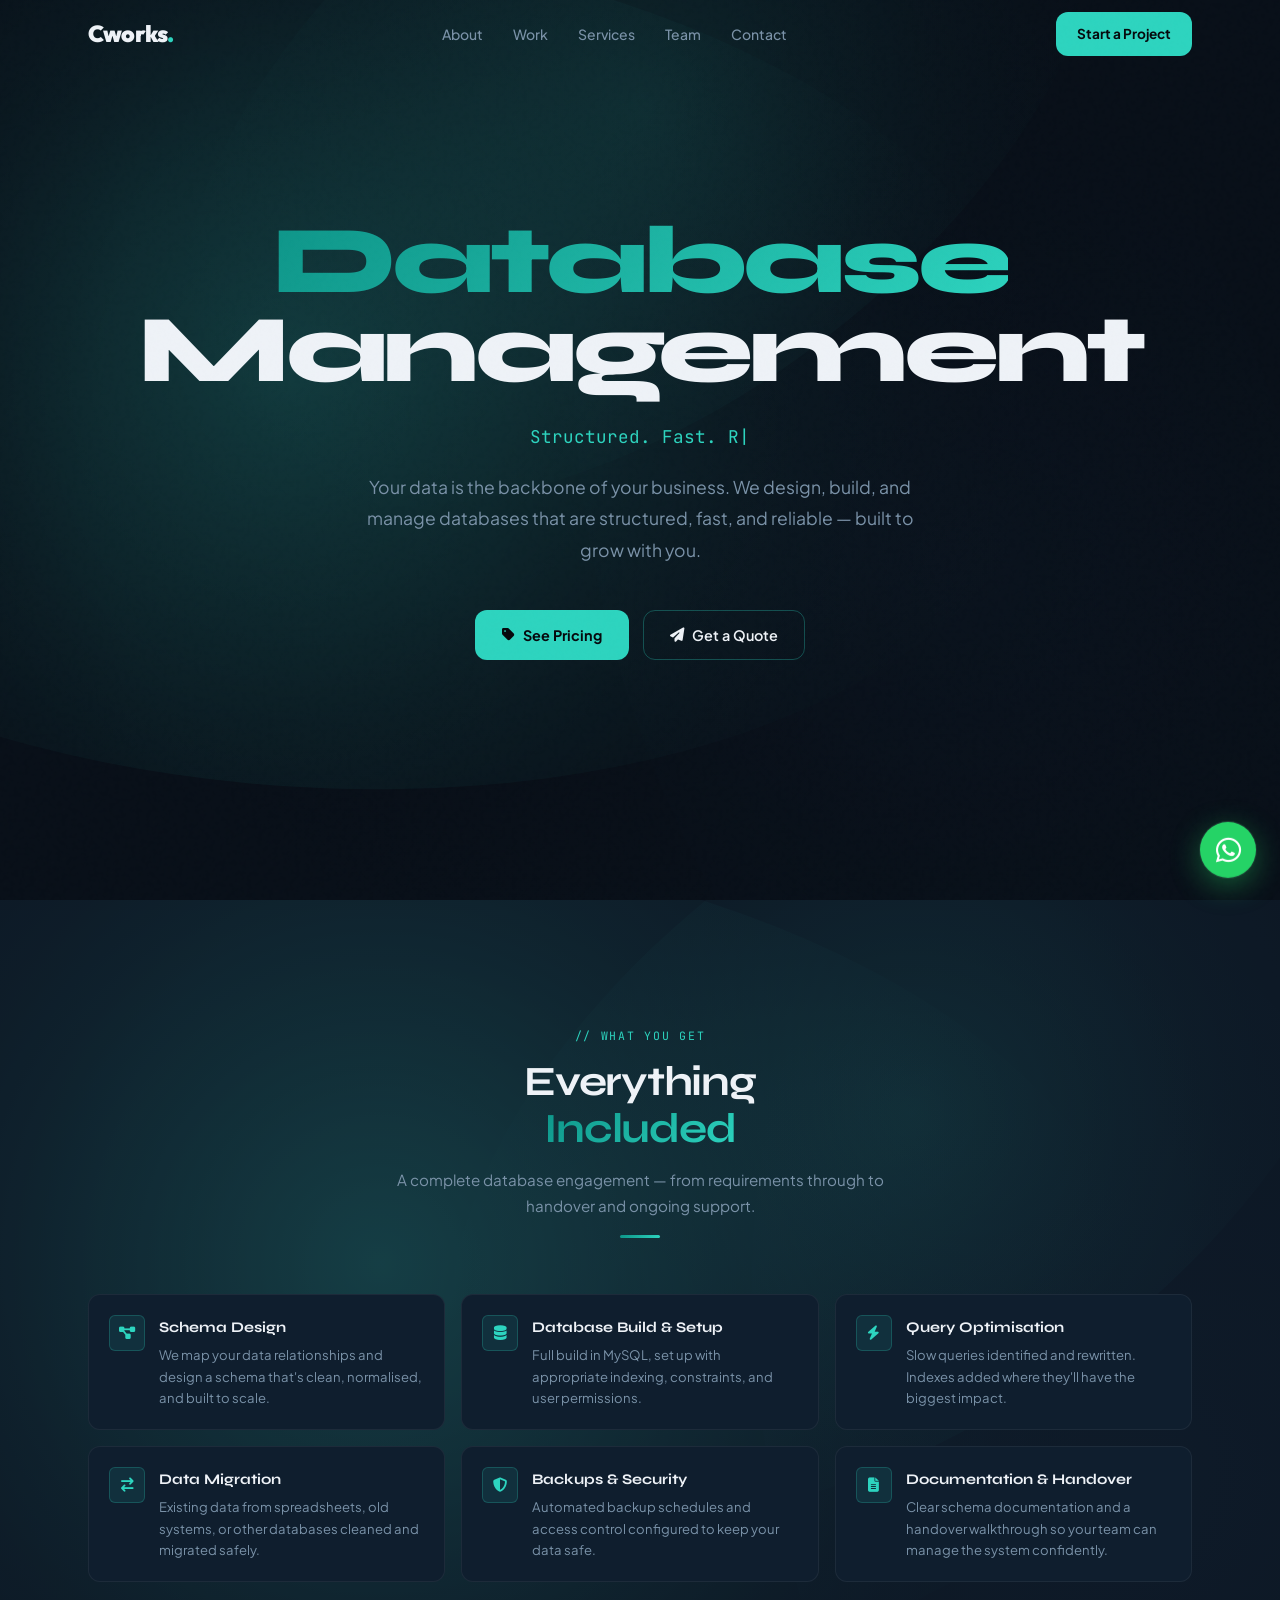
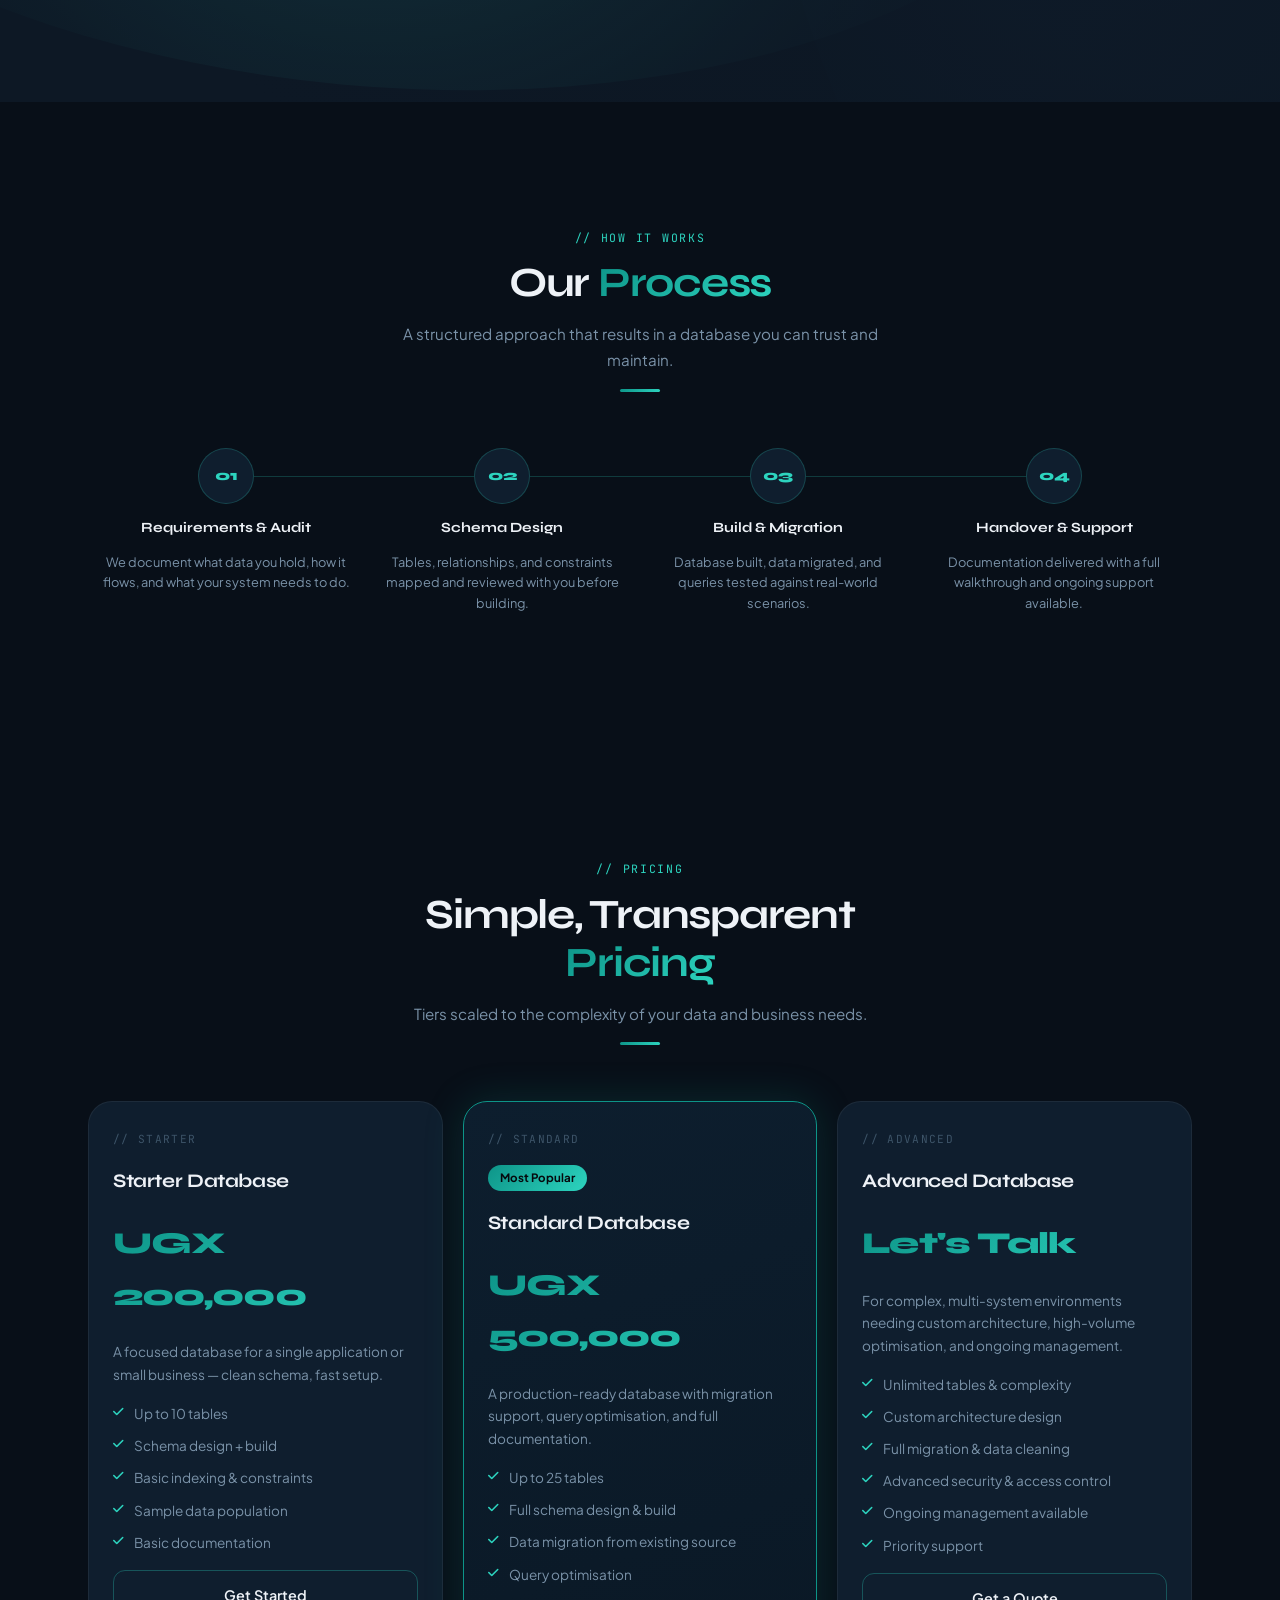
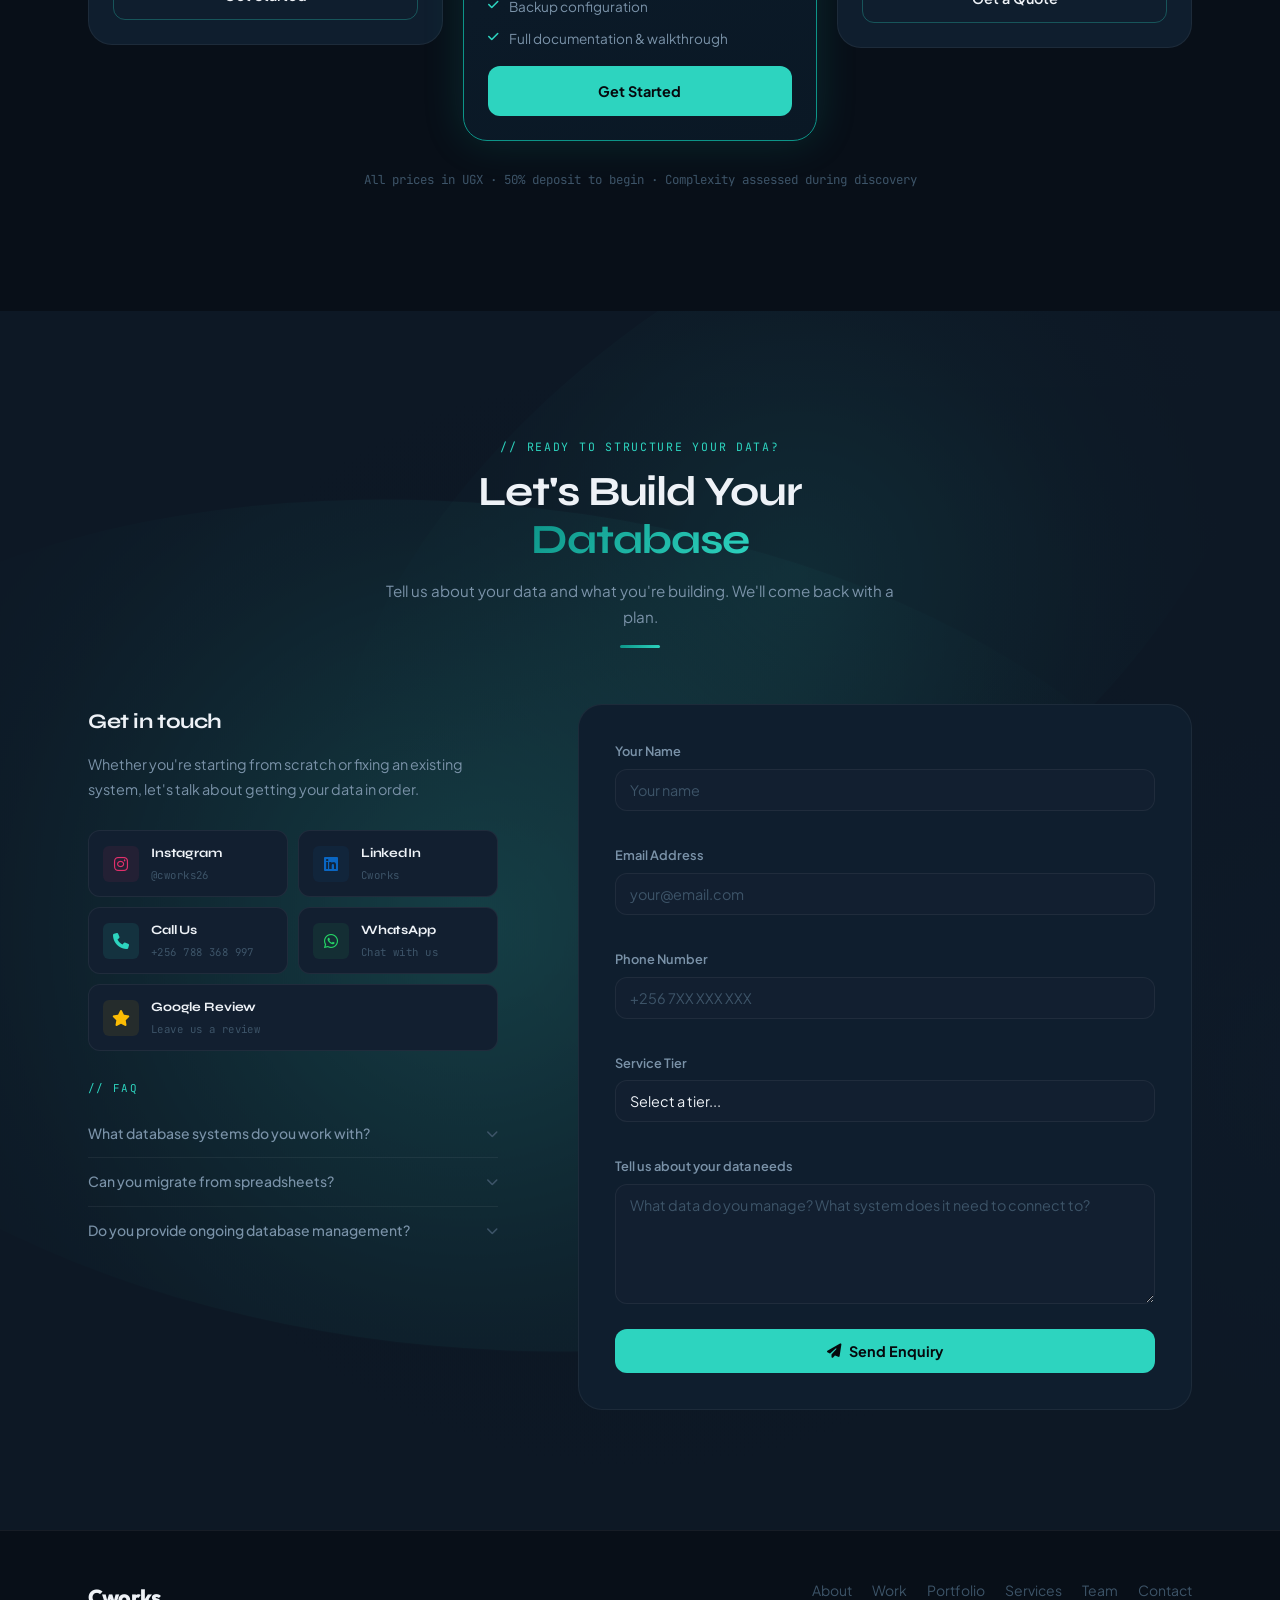
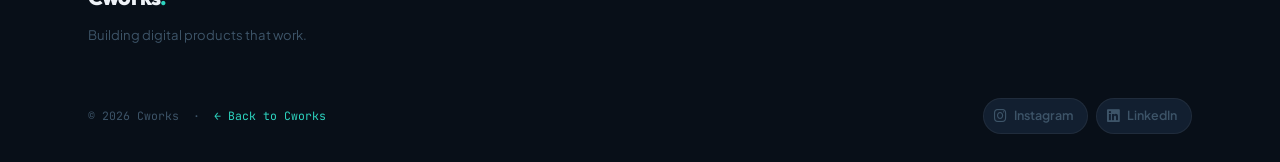
<file: database-management.html>
<!DOCTYPE html>
<html lang="en">
<head>
  <meta charset="UTF-8"/>
  <meta name="viewport" content="width=device-width, initial-scale=1.0"/>
  <title>Database Management — Cworks</title>

  <link rel="icon" type="image/png" href="favicon.png"/>
  <link rel="apple-touch-icon" href="favicon.png"/>

  <meta name="description" content="Cworks designs and builds custom database systems for businesses. Structured storage, fast queries, and reliable data you can trust."/>
  <meta name="keywords" content="database management MySQL database design PHP backend Cworks"/>
  <meta name="author" content="Cworks — The Runner Team"/>
  <meta name="robots" content="index, follow"/>
  <meta name="theme-color" content="#415a77"/>
  <link rel="canonical" href="https://the-runner-team.github.io/website/database-management"/>

  <meta property="og:title" content="Database Management — Cworks"/>
  <meta property="og:description" content="Custom database systems designed and built for businesses. Structured, fast, and reliable data from day one."/>
  <meta property="og:url" content="https://the-runner-team.github.io/website/database-management"/>
  <meta property="og:type" content="website"/>
  <meta property="og:site_name" content="Cworks"/>
  <meta property="og:image" content="https://the-runner-team.github.io/website/favicon.png"/>

  <meta name="twitter:card" content="summary_large_image"/>
  <meta name="twitter:title" content="Database Management | Cworks"/>
  <meta name="twitter:image" content="https://the-runner-team.github.io/website/favicon.png"/>
  <meta name="twitter:site" content="@cworks26"/>

  <link rel="preconnect" href="https://fonts.googleapis.com"/>
  <link rel="preconnect" href="https://fonts.gstatic.com" crossorigin=""/>
  <link href="https://fonts.googleapis.com/css2?family=Syne:wght@700;800&family=Plus+Jakarta+Sans:wght@300;400;500;600;700&family=JetBrains+Mono:wght@400;500&display=swap" rel="stylesheet"/>
  <link rel="stylesheet" href="https://cdnjs.cloudflare.com/ajax/libs/font-awesome/6.5.0/css/all.min.css"/>
  <link rel="stylesheet" href="css/styles.css"/>
</head>

<body>

  <!-- NAVBAR -->
  <nav class="navbar" id="navbar" role="navigation" aria-label="Main navigation">
    <div class="container nav-inner">
      <a href="./" class="nav-logo" aria-label="Cworks home">Cworks</a>
      <ul class="nav-links" role="list">
        <li><a href="./#about" class="nav-link">About</a></li>
        <li><a href="./#projects" class="nav-link">Work</a></li>
        <li><a href="./#services" class="nav-link">Services</a></li>
        <li><a href="./#team" class="nav-link">Team</a></li>
        <li><a href="#contact" class="nav-link">Contact</a></li>
      </ul>
      <div style="display:flex;align-items:center;gap:10px;">
        <a href="#contact" class="btn-primary" style="padding:9px 20px;font-size:0.85rem;">Start a Project</a>
        <button class="hamburger" id="hamburger" aria-label="Toggle menu" aria-expanded="false">
          <span></span><span></span><span></span>
        </button>
      </div>
    </div>
  </nav>
  <div class="mobile-menu" id="mobileMenu" role="menu">
    <a href="./#about" class="nav-link" role="menuitem">About</a>
    <a href="./#projects" class="nav-link" role="menuitem">Work</a>
    <a href="./#services" class="nav-link" role="menuitem">Services</a>
    <a href="./#team" class="nav-link" role="menuitem">Team</a>
    <a href="#contact" class="nav-link" role="menuitem">Contact</a>
    <a href="#contact" class="btn-primary" style="margin-top:8px;justify-content:center;">Start a Project</a>
  </div>


  <!-- HERO -->
  <section class="hero" id="hero" aria-label="Database Management service">
  <canvas class="aurora-canvas" id="auroraCanvas" aria-hidden="true"></canvas>
    <div class="container">
      <div class="hero-content">
        <h1 class="hero-title">
          <span class="gradient-text">Database</span> Management
        </h1>
        <p class="hero-subtitle">
          <span id="typing-text"></span><span class="typing-cursor" aria-hidden="true">|</span>
        </p>
        <p class="hero-description">
          Your data is the backbone of your business. We design, build, and manage databases that are structured, fast, and reliable — built to grow with you.
        </p>
        <div class="hero-cta">
          <a href="#pricing" class="btn-primary"><i class="fa-solid fa-tag" aria-hidden="true"></i> See Pricing</a>
          <a href="#contact" class="btn-secondary"><i class="fa-solid fa-paper-plane" aria-hidden="true"></i> Get a Quote</a>
        </div>
      </div>
    </div>
  </section>


  <!-- WHAT'S INCLUDED -->
  <section class="section about" id="includes" aria-label="What's included">
  <canvas class="aurora-canvas section-aurora" aria-hidden="true"></canvas>
    <div class="container">
      <div class="section-header reveal">
        <span class="section-label">// what you get</span>
        <h2 class="section-title">Everything<br/><span class="gradient-text">Included</span></h2>
        <p class="section-description">A complete database engagement — from requirements through to handover and ongoing support.</p>
        <span class="accent-line" aria-hidden="true"></span>
      </div>

      <div class="features-grid reveal">
        <div class="feature-item">
          <div class="feature-icon"><i class="fa-solid fa-diagram-project"></i></div>
          <div class="feature-text">
            <h4>Schema Design</h4>
            <p>We map your data relationships and design a schema that's clean, normalised, and built to scale.</p>
          </div>
        </div>
        <div class="feature-item">
          <div class="feature-icon"><i class="fa-solid fa-database"></i></div>
          <div class="feature-text">
            <h4>Database Build &amp; Setup</h4>
            <p>Full build in MySQL, set up with appropriate indexing, constraints, and user permissions.</p>
          </div>
        </div>
        <div class="feature-item">
          <div class="feature-icon"><i class="fa-solid fa-bolt"></i></div>
          <div class="feature-text">
            <h4>Query Optimisation</h4>
            <p>Slow queries identified and rewritten. Indexes added where they'll have the biggest impact.</p>
          </div>
        </div>
        <div class="feature-item">
          <div class="feature-icon"><i class="fa-solid fa-arrow-right-arrow-left"></i></div>
          <div class="feature-text">
            <h4>Data Migration</h4>
            <p>Existing data from spreadsheets, old systems, or other databases cleaned and migrated safely.</p>
          </div>
        </div>
        <div class="feature-item">
          <div class="feature-icon"><i class="fa-solid fa-shield-halved"></i></div>
          <div class="feature-text">
            <h4>Backups &amp; Security</h4>
            <p>Automated backup schedules and access control configured to keep your data safe.</p>
          </div>
        </div>
        <div class="feature-item">
          <div class="feature-icon"><i class="fa-solid fa-file-lines"></i></div>
          <div class="feature-text">
            <h4>Documentation &amp; Handover</h4>
            <p>Clear schema documentation and a handover walkthrough so your team can manage the system confidently.</p>
          </div>
        </div>
      </div>
    </div>
  </section>


  <!-- PROCESS -->
  <section class="section process-section has-grid" id="process" aria-label="Our process">
    <div class="container">
      <div class="section-header reveal">
        <span class="section-label">// how it works</span>
        <h2 class="section-title">Our <span class="gradient-text">Process</span></h2>
        <p class="section-description">A structured approach that results in a database you can trust and maintain.</p>
        <span class="accent-line" aria-hidden="true"></span>
      </div>

      <div class="process-compact reveal">
        <div class="process-compact-step">
          <div class="process-compact-num">01</div>
          <div class="process-compact-title">Requirements &amp; Audit</div>
          <div class="process-compact-desc">We document what data you hold, how it flows, and what your system needs to do.</div>
        </div>
        <div class="process-compact-step">
          <div class="process-compact-num">02</div>
          <div class="process-compact-title">Schema Design</div>
          <div class="process-compact-desc">Tables, relationships, and constraints mapped and reviewed with you before building.</div>
        </div>
        <div class="process-compact-step">
          <div class="process-compact-num">03</div>
          <div class="process-compact-title">Build &amp; Migration</div>
          <div class="process-compact-desc">Database built, data migrated, and queries tested against real-world scenarios.</div>
        </div>
        <div class="process-compact-step">
          <div class="process-compact-num">04</div>
          <div class="process-compact-title">Handover &amp; Support</div>
          <div class="process-compact-desc">Documentation delivered with a full walkthrough and ongoing support available.</div>
        </div>
      </div>
    </div>
  </section>


  <!-- PRICING -->
  <section class="section projects" id="pricing" aria-label="Pricing">
    <div class="container">
      <div class="section-header reveal">
        <span class="section-label">// pricing</span>
        <h2 class="section-title">Simple, Transparent<br/><span class="gradient-text">Pricing</span></h2>
        <p class="section-description">Tiers scaled to the complexity of your data and business needs.</p>
        <span class="accent-line" aria-hidden="true"></span>
      </div>

      <div class="pricing-grid reveal">

        <div class="pricing-card">
          <div class="pricing-tier-label font-code">// starter</div>
          <h3 class="pricing-name">Starter Database</h3>
          <span class="pricing-amount gradient-text">UGX 200,000</span>
          <p class="pricing-desc">A focused database for a single application or small business — clean schema, fast setup.</p>
          <ul class="pricing-features">
            <li><i class="fa-solid fa-check"></i> Up to 10 tables</li>
            <li><i class="fa-solid fa-check"></i> Schema design + build</li>
            <li><i class="fa-solid fa-check"></i> Basic indexing &amp; constraints</li>
            <li><i class="fa-solid fa-check"></i> Sample data population</li>
            <li><i class="fa-solid fa-check"></i> Basic documentation</li>
          </ul>
          <a href="#contact" class="btn-secondary" style="width:100%;justify-content:center;margin-top:auto;">Get Started</a>
        </div>

        <div class="pricing-card pricing-card--featured">
          <div class="pricing-tier-label font-code">// standard</div>
          <div class="pricing-popular-badge">Most Popular</div>
          <h3 class="pricing-name">Standard Database</h3>
          <span class="pricing-amount gradient-text">UGX 500,000</span>
          <p class="pricing-desc">A production-ready database with migration support, query optimisation, and full documentation.</p>
          <ul class="pricing-features">
            <li><i class="fa-solid fa-check"></i> Up to 25 tables</li>
            <li><i class="fa-solid fa-check"></i> Full schema design &amp; build</li>
            <li><i class="fa-solid fa-check"></i> Data migration from existing source</li>
            <li><i class="fa-solid fa-check"></i> Query optimisation</li>
            <li><i class="fa-solid fa-check"></i> Backup configuration</li>
            <li><i class="fa-solid fa-check"></i> Full documentation &amp; walkthrough</li>
          </ul>
          <a href="#contact" class="btn-primary" style="width:100%;justify-content:center;margin-top:auto;">Get Started</a>
        </div>

        <div class="pricing-card">
          <div class="pricing-tier-label font-code">// advanced</div>
          <h3 class="pricing-name">Advanced Database</h3>
          <span class="pricing-amount gradient-text">Let's Talk</span>
          <p class="pricing-desc">For complex, multi-system environments needing custom architecture, high-volume optimisation, and ongoing management.</p>
          <ul class="pricing-features">
            <li><i class="fa-solid fa-check"></i> Unlimited tables &amp; complexity</li>
            <li><i class="fa-solid fa-check"></i> Custom architecture design</li>
            <li><i class="fa-solid fa-check"></i> Full migration &amp; data cleaning</li>
            <li><i class="fa-solid fa-check"></i> Advanced security &amp; access control</li>
            <li><i class="fa-solid fa-check"></i> Ongoing management available</li>
            <li><i class="fa-solid fa-check"></i> Priority support</li>
          </ul>
          <a href="#contact" class="btn-secondary" style="width:100%;justify-content:center;margin-top:auto;">Get a Quote</a>
        </div>

      </div>
      <p class="pricing-notes">All prices in UGX · 50% deposit to begin · Complexity assessed during discovery</p>
    </div>
  </section>


  <!-- CONTACT -->
  <section class="section contact has-grid bg-1-section" id="contact" aria-label="Get in touch">
  <canvas class="aurora-canvas section-aurora" aria-hidden="true"></canvas>
    <div class="container">
      <div class="section-header reveal">
        <span class="section-label">// ready to structure your data?</span>
        <h2 class="section-title">Let's Build Your<br/><span class="gradient-text">Database</span></h2>
        <p class="section-description">Tell us about your data and what you're building. We'll come back with a plan.</p>
        <span class="accent-line" aria-hidden="true"></span>
      </div>

      <div class="contact-wrapper contact-wrapper--wide">
        <div class="contact-info reveal">
          <h3>Get in touch</h3>
          <p>Whether you're starting from scratch or fixing an existing system, let's talk about getting your data in order.</p>
          <div class="social-grid">
            <a href="https://www.instagram.com/cworks26/" class="social-card social-card--instagram" target="_blank" rel="noopener noreferrer">
              <div class="social-card-icon"><i class="fa-brands fa-instagram" aria-hidden="true"></i></div>
              <div class="social-card-text">
                <span class="social-card-platform">Instagram</span>
                <span class="social-card-handle">@cworks26</span>
              </div>
            </a>
            <a href="https://www.linkedin.com/company/cworks26/" class="social-card social-card--linkedin" target="_blank" rel="noopener noreferrer">
              <div class="social-card-icon"><i class="fa-brands fa-linkedin" aria-hidden="true"></i></div>
              <div class="social-card-text">
                <span class="social-card-platform">LinkedIn</span>
                <span class="social-card-handle">Cworks</span>
              </div>
            </a>
            <a href="tel:+256788368997" class="social-card social-card--phone">
              <div class="social-card-icon"><i class="fa-solid fa-phone" aria-hidden="true"></i></div>
              <div class="social-card-text">
                <span class="social-card-platform">Call Us</span>
                <span class="social-card-handle">+256 788 368 997</span>
              </div>
            </a>
            <a href="https://wa.me/256788368997" class="social-card social-card--whatsapp" target="_blank" rel="noopener noreferrer">
              <div class="social-card-icon"><i class="fa-brands fa-whatsapp" aria-hidden="true"></i></div>
              <div class="social-card-text">
                <span class="social-card-platform">WhatsApp</span>
                <span class="social-card-handle">Chat with us</span>
              </div>
            </a>
            <a href="https://g.page/r/CXH2-fsHKeH0EBM/review" class="social-card social-card--google" target="_blank" rel="noopener noreferrer" style="grid-column: span 2;">
              <div class="social-card-icon"><i class="fa-solid fa-star" aria-hidden="true"></i></div>
              <div class="social-card-text">
                <span class="social-card-platform">Google Review</span>
                <span class="social-card-handle">Leave us a review</span>
              </div>
            </a>
          </div>

          <div class="faq-inline">
            <p class="faq-inline-label font-code">// faq</p>
            <details class="faq-item">
              <summary class="faq-question">What database systems do you work with?<i class="fa-solid fa-chevron-down faq-icon"></i></summary>
              <div class="faq-answer"><p>We primarily work with MySQL and Python-based backends. We can assess other systems — reach out to discuss your stack.</p></div>
            </details>
            <details class="faq-item">
              <summary class="faq-question">Can you migrate from spreadsheets?<i class="fa-solid fa-chevron-down faq-icon"></i></summary>
              <div class="faq-answer"><p>Yes — spreadsheet-to-database migration is one of the most common things we do. We handle data cleaning and import as part of the process.</p></div>
            </details>
            <details class="faq-item">
              <summary class="faq-question">Do you provide ongoing database management?<i class="fa-solid fa-chevron-down faq-icon"></i></summary>
              <div class="faq-answer"><p>Yes — ongoing management, monitoring, and optimisation are available as a retainer. Discuss this during your discovery call.</p></div>
            </details>
          </div>
        </div>

        <div class="contact-form reveal reveal-delay-2">
          <form id="contact-form" action="https://api.web3forms.com/submit" method="POST" aria-label="Database enquiry form" novalidate>
            <input type="hidden" name="access_key" value="dd3dd29d-fc75-4ea5-b907-18526ad695c6"/>
            <input type="hidden" name="redirect" value="false"/>
            <input type="hidden" name="subject" value="Database Management Enquiry — Cworks"/>
            <input type="hidden" name="from_name" value="Cworks Database Management Page"/>

            <div class="form-group">
              <label class="form-label" for="contact-name">Your Name</label>
              <input class="form-input" type="text" id="contact-name" name="name" placeholder="Your name" autocomplete="name" required/>
              <span class="form-error" id="name-error" aria-live="polite"></span>
            </div>
            <div class="form-group">
              <label class="form-label" for="contact-email">Email Address</label>
              <input class="form-input" type="email" id="contact-email" name="email" placeholder="your@email.com" autocomplete="email" required/>
              <span class="form-error" id="email-error" aria-live="polite"></span>
            </div>
            <div class="form-group">
              <label class="form-label" for="contact-phone">Phone Number</label>
              <input class="form-input" type="tel" id="contact-phone" name="phone" placeholder="+256 7XX XXX XXX" autocomplete="tel" required/>
              <span class="form-error" id="phone-error" aria-live="polite"></span>
            </div>
            <div class="form-group">
              <label class="form-label" for="contact-tier">Service Tier</label>
              <select class="form-input form-select" id="contact-tier" name="tier" required>
                <option value="" disabled selected>Select a tier...</option>
                <option value="Starter Database — UGX 200,000">Starter Database — UGX 200,000</option>
                <option value="Standard Database — UGX 500,000">Standard Database — UGX 500,000</option>
                <option value="Advanced Database — Custom pricing">Advanced Database — Custom pricing</option>
              </select>
              <span class="form-error" id="tier-error" aria-live="polite"></span>
            </div>
            <div class="form-group">
              <label class="form-label" for="contact-message">Tell us about your data needs</label>
              <textarea class="form-textarea" id="contact-message" name="message" placeholder="What data do you manage? What system does it need to connect to?" rows="5" required></textarea>
            </div>
            <div id="form-feedback" class="form-feedback" aria-live="polite" hidden></div>
            <button type="submit" id="form-submit" class="btn-primary" style="width:100%;justify-content:center;">
              <i class="fa-solid fa-paper-plane"></i> Send Enquiry
            </button>
          </form>
        </div>
      </div>
    </div>
  </section>


  <!-- FOOTER -->
  <footer class="footer" role="contentinfo">
  <div class="container">
    <div class="footer-inner">
      <div>
        <div class="footer-logo-wrap">Cworks</div>
        <p class="footer-tagline">Building digital products that work.</p>
      </div>
      <nav aria-label="Footer navigation">
        <div class="footer-nav">
          <a href="./#about"    class="footer-link">About</a>
          <a href="./#projects" class="footer-link">Work</a>
          <a href="portfolio.html"      class="footer-link">Portfolio</a>
          <a href="./#services" class="footer-link">Services</a>
          <a href="./#team"     class="footer-link">Team</a>
          <a href="#contact"            class="footer-link">Contact</a>
        </div>
      </nav>
    </div>
    <div class="footer-bottom">
      <p class="footer-copy">© <span class="footer-year"></span> Cworks &nbsp;·&nbsp; <a href="./" style="color:var(--teal);">← Back to Cworks</a></p>
      <div class="footer-socials-upgraded">
        <a href="https://www.instagram.com/cworks26/" class="footer-social-pill footer-social-pill--instagram" target="_blank" rel="noopener noreferrer" aria-label="Instagram">
          <i class="fa-brands fa-instagram" aria-hidden="true"></i> Instagram
        </a>
        <a href="https://www.linkedin.com/company/cworks26/" class="footer-social-pill footer-social-pill--linkedin" target="_blank" rel="noopener noreferrer" aria-label="LinkedIn">
          <i class="fa-brands fa-linkedin" aria-hidden="true"></i> LinkedIn
        </a>
      </div>
    </div>
  </div>
</footer>

  <script src="js/script.js"></script>
</body>
</html>
</file>
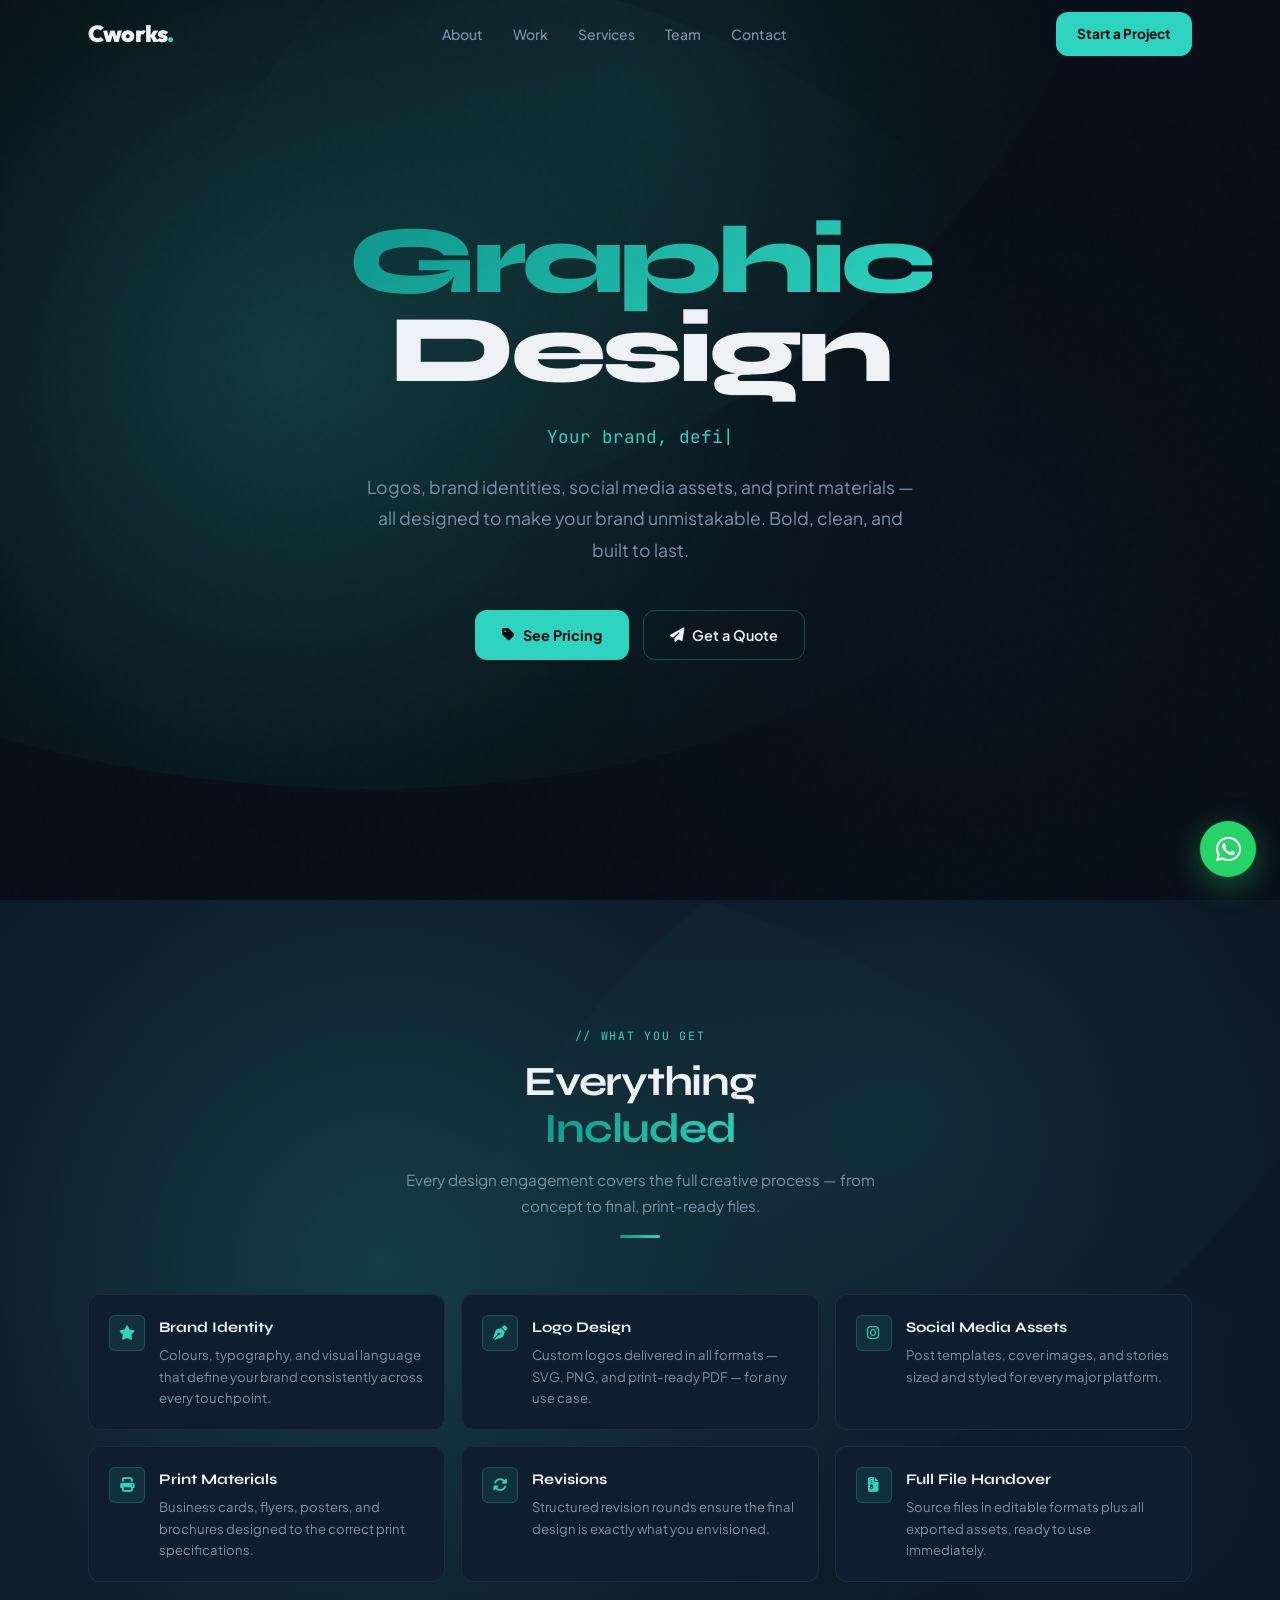
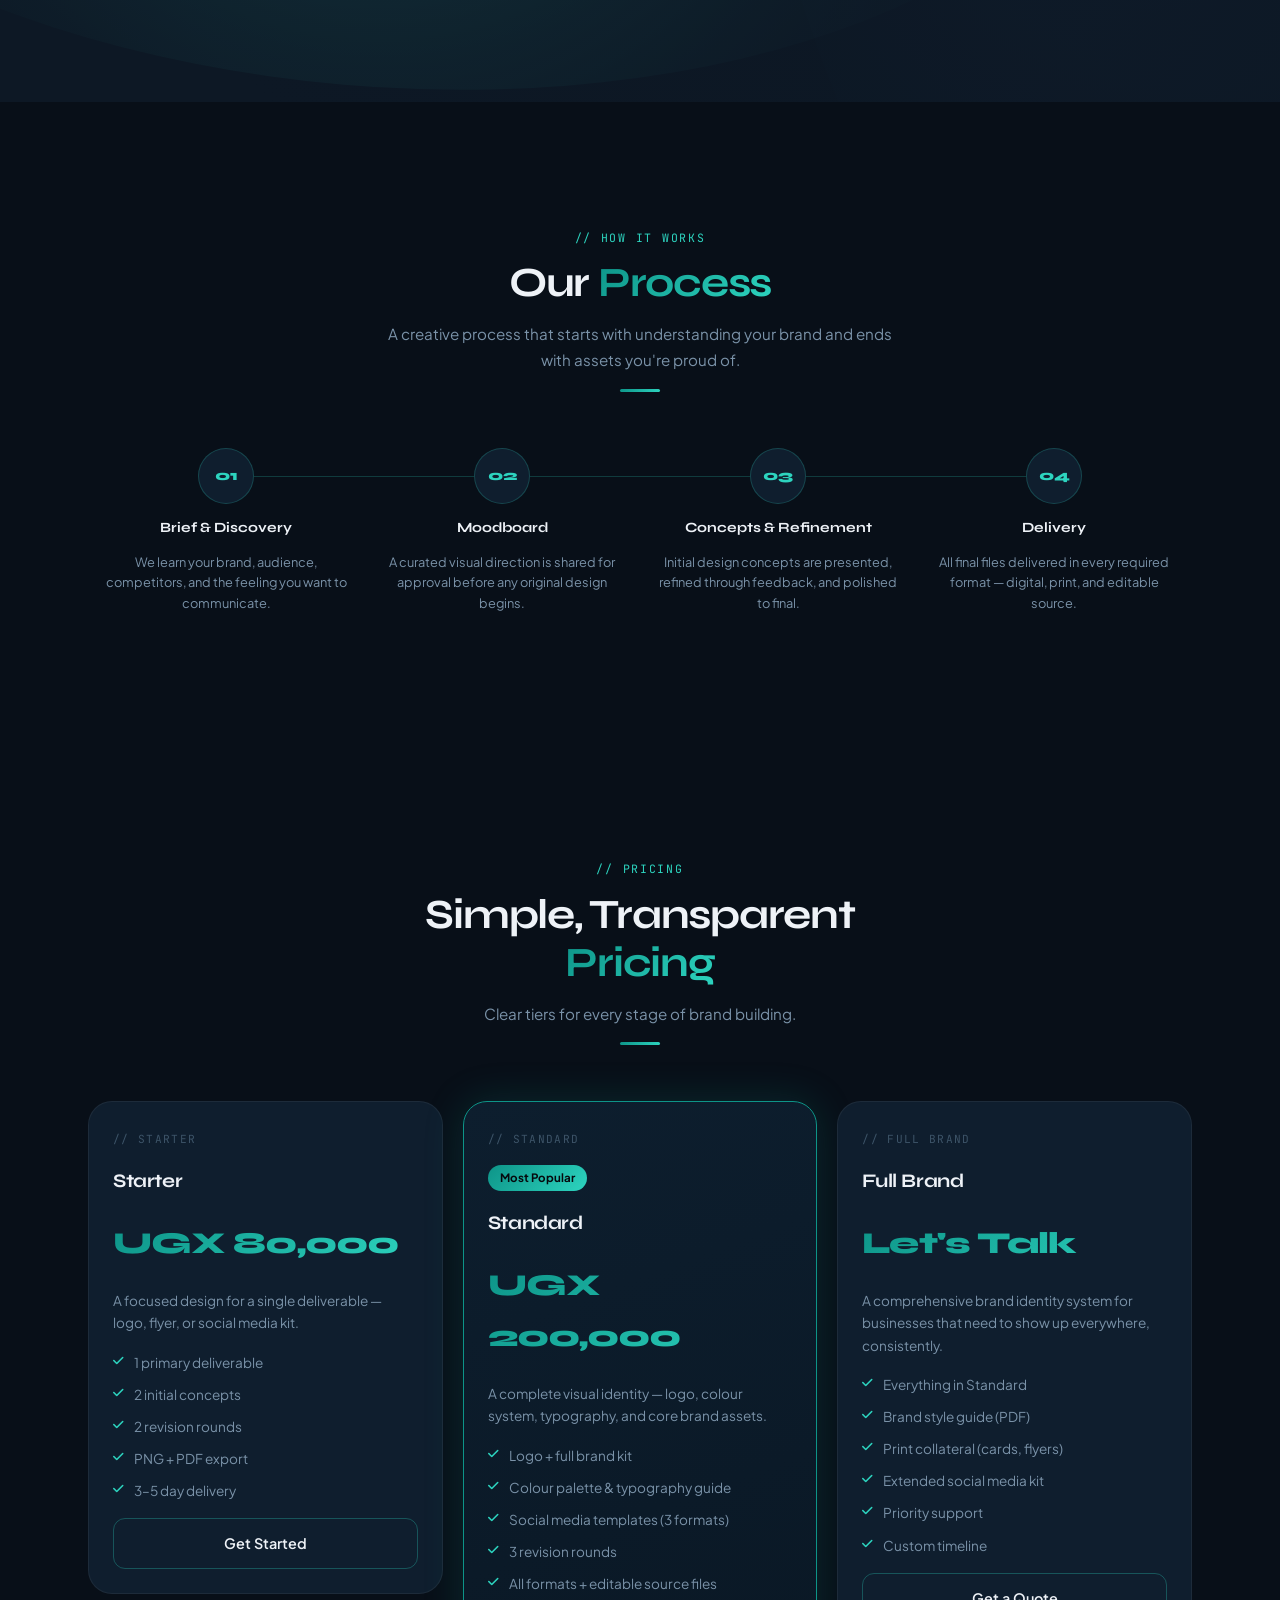
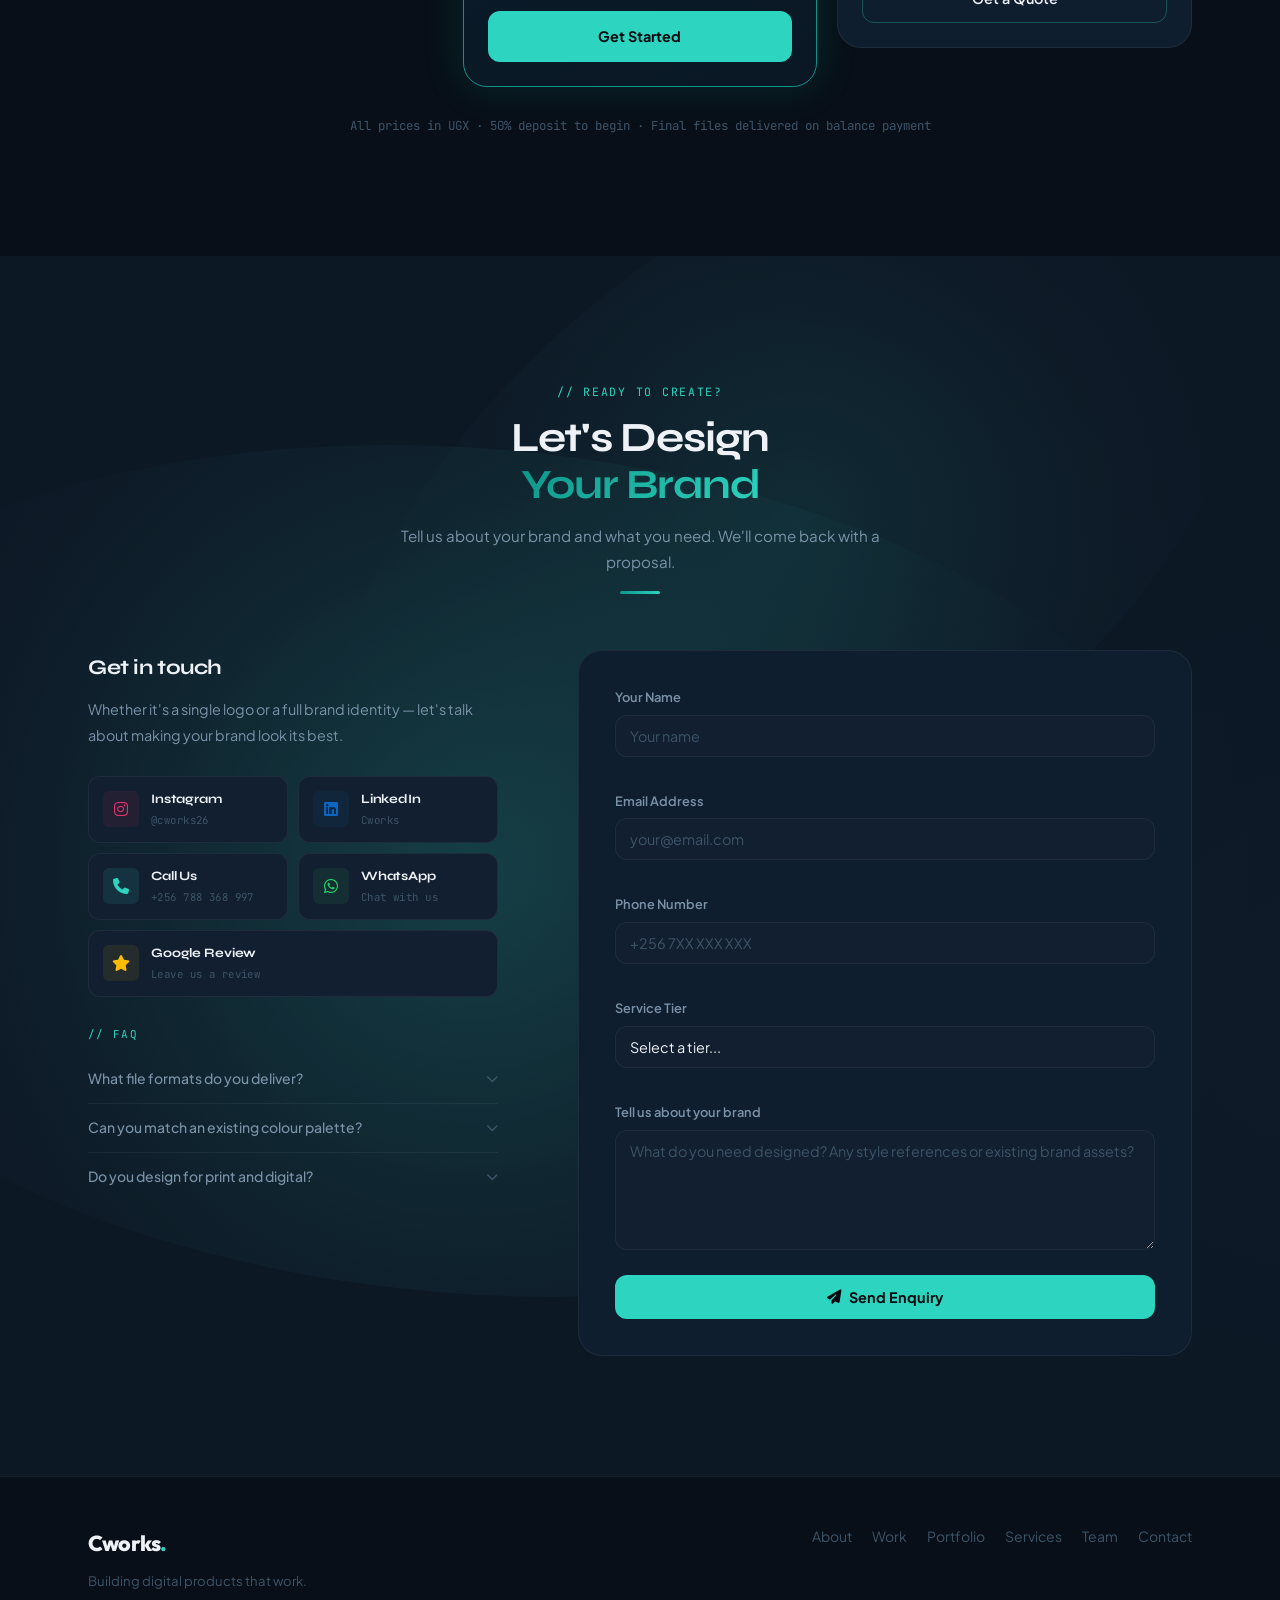
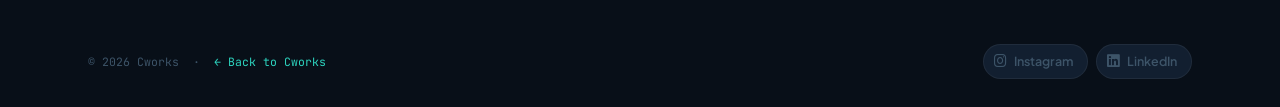
<file: graphic-design.html>
<!DOCTYPE html>
<html lang="en">
<head>
  <meta charset="UTF-8"/>
  <meta name="viewport" content="width=device-width, initial-scale=1.0"/>
  <title>Graphic Design — Cworks</title>

  <link rel="icon" type="image/png" href="favicon.png"/>
  <link rel="apple-touch-icon" href="favicon.png"/>

  <meta name="description" content="Cworks creates bold logos, brand identities, social media assets, and print materials for businesses. Visual design that makes your brand stand out."/>
  <meta name="keywords" content="graphic design logo design brand identity social media design Cworks"/>
  <meta name="author" content="Cworks — The Runner Team"/>
  <meta name="robots" content="index, follow"/>
  <meta name="theme-color" content="#415a77"/>
  <link rel="canonical" href="https://the-runner-team.github.io/website/graphic-design"/>

  <meta property="og:title" content="Graphic Design — Cworks"/>
  <meta property="og:description" content="Bold logos, brand identities, and print materials designed for businesses. Visual communication that makes your brand stand out."/>
  <meta property="og:url" content="https://the-runner-team.github.io/website/graphic-design"/>
  <meta property="og:type" content="website"/>
  <meta property="og:site_name" content="Cworks"/>
  <meta property="og:image" content="https://the-runner-team.github.io/website/favicon.png"/>

  <meta name="twitter:card" content="summary_large_image"/>
  <meta name="twitter:title" content="Graphic Design | Cworks"/>
  <meta name="twitter:image" content="https://the-runner-team.github.io/website/favicon.png"/>
  <meta name="twitter:site" content="@cworks26"/>

  <link rel="preconnect" href="https://fonts.googleapis.com"/>
  <link rel="preconnect" href="https://fonts.gstatic.com" crossorigin=""/>
  <link href="https://fonts.googleapis.com/css2?family=Syne:wght@700;800&family=Plus+Jakarta+Sans:wght@300;400;500;600;700&family=JetBrains+Mono:wght@400;500&display=swap" rel="stylesheet"/>
  <link rel="stylesheet" href="https://cdnjs.cloudflare.com/ajax/libs/font-awesome/6.5.0/css/all.min.css"/>
  <link rel="stylesheet" href="css/styles.css"/>
</head>

<body>

  <!-- NAVBAR -->
  <nav class="navbar" id="navbar" role="navigation" aria-label="Main navigation">
    <div class="container nav-inner">
      <a href="./" class="nav-logo" aria-label="Cworks home">Cworks</a>
      <ul class="nav-links" role="list">
        <li><a href="./#about" class="nav-link">About</a></li>
        <li><a href="./#projects" class="nav-link">Work</a></li>
        <li><a href="./#services" class="nav-link">Services</a></li>
        <li><a href="./#team" class="nav-link">Team</a></li>
        <li><a href="#contact" class="nav-link">Contact</a></li>
      </ul>
      <div style="display:flex;align-items:center;gap:10px;">
        <a href="#contact" class="btn-primary" style="padding:9px 20px;font-size:0.85rem;">Start a Project</a>
        <button class="hamburger" id="hamburger" aria-label="Toggle menu" aria-expanded="false">
          <span></span><span></span><span></span>
        </button>
      </div>
    </div>
  </nav>
  <div class="mobile-menu" id="mobileMenu" role="menu">
    <a href="./#about" class="nav-link" role="menuitem">About</a>
    <a href="./#projects" class="nav-link" role="menuitem">Work</a>
    <a href="./#services" class="nav-link" role="menuitem">Services</a>
    <a href="./#team" class="nav-link" role="menuitem">Team</a>
    <a href="#contact" class="nav-link" role="menuitem">Contact</a>
    <a href="#contact" class="btn-primary" style="margin-top:8px;justify-content:center;">Start a Project</a>
  </div>


  <!-- HERO -->
  <section class="hero" id="hero" aria-label="Graphic Design service">
  <canvas class="aurora-canvas" id="auroraCanvas" aria-hidden="true"></canvas>
    <div class="container">
      <div class="hero-content">
        <h1 class="hero-title">
          <span class="gradient-text">Graphic</span> Design
        </h1>
        <p class="hero-subtitle">
          <span id="typing-text"></span><span class="typing-cursor" aria-hidden="true">|</span>
        </p>
        <p class="hero-description">
          Logos, brand identities, social media assets, and print materials — all designed to make your brand unmistakable. Bold, clean, and built to last.
        </p>
        <div class="hero-cta">
          <a href="#pricing" class="btn-primary"><i class="fa-solid fa-tag" aria-hidden="true"></i> See Pricing</a>
          <a href="#contact" class="btn-secondary"><i class="fa-solid fa-paper-plane" aria-hidden="true"></i> Get a Quote</a>
        </div>
      </div>
    </div>
  </section>


  <!-- WHAT'S INCLUDED -->
  <section class="section about" id="includes" aria-label="What's included">
  <canvas class="aurora-canvas section-aurora" aria-hidden="true"></canvas>
    <div class="container">
      <div class="section-header reveal">
        <span class="section-label">// what you get</span>
        <h2 class="section-title">Everything<br/><span class="gradient-text">Included</span></h2>
        <p class="section-description">Every design engagement covers the full creative process — from concept to final, print-ready files.</p>
        <span class="accent-line" aria-hidden="true"></span>
      </div>

      <div class="features-grid reveal">
        <div class="feature-item">
          <div class="feature-icon"><i class="fa-solid fa-star"></i></div>
          <div class="feature-text">
            <h4>Brand Identity</h4>
            <p>Colours, typography, and visual language that define your brand consistently across every touchpoint.</p>
          </div>
        </div>
        <div class="feature-item">
          <div class="feature-icon"><i class="fa-solid fa-pen-nib"></i></div>
          <div class="feature-text">
            <h4>Logo Design</h4>
            <p>Custom logos delivered in all formats — SVG, PNG, and print-ready PDF — for any use case.</p>
          </div>
        </div>
        <div class="feature-item">
          <div class="feature-icon"><i class="fa-brands fa-instagram"></i></div>
          <div class="feature-text">
            <h4>Social Media Assets</h4>
            <p>Post templates, cover images, and stories sized and styled for every major platform.</p>
          </div>
        </div>
        <div class="feature-item">
          <div class="feature-icon"><i class="fa-solid fa-print"></i></div>
          <div class="feature-text">
            <h4>Print Materials</h4>
            <p>Business cards, flyers, posters, and brochures designed to the correct print specifications.</p>
          </div>
        </div>
        <div class="feature-item">
          <div class="feature-icon"><i class="fa-solid fa-rotate"></i></div>
          <div class="feature-text">
            <h4>Revisions</h4>
            <p>Structured revision rounds ensure the final design is exactly what you envisioned.</p>
          </div>
        </div>
        <div class="feature-item">
          <div class="feature-icon"><i class="fa-solid fa-file-zipper"></i></div>
          <div class="feature-text">
            <h4>Full File Handover</h4>
            <p>Source files in editable formats plus all exported assets, ready to use immediately.</p>
          </div>
        </div>
      </div>
    </div>
  </section>


  <!-- PROCESS -->
  <section class="section process-section has-grid" id="process" aria-label="Our process">
    <div class="container">
      <div class="section-header reveal">
        <span class="section-label">// how it works</span>
        <h2 class="section-title">Our <span class="gradient-text">Process</span></h2>
        <p class="section-description">A creative process that starts with understanding your brand and ends with assets you're proud of.</p>
        <span class="accent-line" aria-hidden="true"></span>
      </div>

      <div class="process-compact reveal">
        <div class="process-compact-step">
          <div class="process-compact-num">01</div>
          <div class="process-compact-title">Brief &amp; Discovery</div>
          <div class="process-compact-desc">We learn your brand, audience, competitors, and the feeling you want to communicate.</div>
        </div>
        <div class="process-compact-step">
          <div class="process-compact-num">02</div>
          <div class="process-compact-title">Moodboard</div>
          <div class="process-compact-desc">A curated visual direction is shared for approval before any original design begins.</div>
        </div>
        <div class="process-compact-step">
          <div class="process-compact-num">03</div>
          <div class="process-compact-title">Concepts &amp; Refinement</div>
          <div class="process-compact-desc">Initial design concepts are presented, refined through feedback, and polished to final.</div>
        </div>
        <div class="process-compact-step">
          <div class="process-compact-num">04</div>
          <div class="process-compact-title">Delivery</div>
          <div class="process-compact-desc">All final files delivered in every required format — digital, print, and editable source.</div>
        </div>
      </div>
    </div>
  </section>


  <!-- PRICING -->
  <section class="section projects" id="pricing" aria-label="Pricing">
    <div class="container">
      <div class="section-header reveal">
        <span class="section-label">// pricing</span>
        <h2 class="section-title">Simple, Transparent<br/><span class="gradient-text">Pricing</span></h2>
        <p class="section-description">Clear tiers for every stage of brand building.</p>
        <span class="accent-line" aria-hidden="true"></span>
      </div>

      <div class="pricing-grid reveal">

        <div class="pricing-card">
          <div class="pricing-tier-label font-code">// starter</div>
          <h3 class="pricing-name">Starter</h3>
          <span class="pricing-amount gradient-text">UGX 80,000</span>
          <p class="pricing-desc">A focused design for a single deliverable — logo, flyer, or social media kit.</p>
          <ul class="pricing-features">
            <li><i class="fa-solid fa-check"></i> 1 primary deliverable</li>
            <li><i class="fa-solid fa-check"></i> 2 initial concepts</li>
            <li><i class="fa-solid fa-check"></i> 2 revision rounds</li>
            <li><i class="fa-solid fa-check"></i> PNG + PDF export</li>
            <li><i class="fa-solid fa-check"></i> 3–5 day delivery</li>
          </ul>
          <a href="#contact" class="btn-secondary" style="width:100%;justify-content:center;margin-top:auto;">Get Started</a>
        </div>

        <div class="pricing-card pricing-card--featured">
          <div class="pricing-tier-label font-code">// standard</div>
          <div class="pricing-popular-badge">Most Popular</div>
          <h3 class="pricing-name">Standard</h3>
          <span class="pricing-amount gradient-text">UGX 200,000</span>
          <p class="pricing-desc">A complete visual identity — logo, colour system, typography, and core brand assets.</p>
          <ul class="pricing-features">
            <li><i class="fa-solid fa-check"></i> Logo + full brand kit</li>
            <li><i class="fa-solid fa-check"></i> Colour palette &amp; typography guide</li>
            <li><i class="fa-solid fa-check"></i> Social media templates (3 formats)</li>
            <li><i class="fa-solid fa-check"></i> 3 revision rounds</li>
            <li><i class="fa-solid fa-check"></i> All formats + editable source files</li>
          </ul>
          <a href="#contact" class="btn-primary" style="width:100%;justify-content:center;margin-top:auto;">Get Started</a>
        </div>

        <div class="pricing-card">
          <div class="pricing-tier-label font-code">// full brand</div>
          <h3 class="pricing-name">Full Brand</h3>
          <span class="pricing-amount gradient-text">Let's Talk</span>
          <p class="pricing-desc">A comprehensive brand identity system for businesses that need to show up everywhere, consistently.</p>
          <ul class="pricing-features">
            <li><i class="fa-solid fa-check"></i> Everything in Standard</li>
            <li><i class="fa-solid fa-check"></i> Brand style guide (PDF)</li>
            <li><i class="fa-solid fa-check"></i> Print collateral (cards, flyers)</li>
            <li><i class="fa-solid fa-check"></i> Extended social media kit</li>
            <li><i class="fa-solid fa-check"></i> Priority support</li>
            <li><i class="fa-solid fa-check"></i> Custom timeline</li>
          </ul>
          <a href="#contact" class="btn-secondary" style="width:100%;justify-content:center;margin-top:auto;">Get a Quote</a>
        </div>

      </div>
      <p class="pricing-notes">All prices in UGX · 50% deposit to begin · Final files delivered on balance payment</p>
    </div>
  </section>


  <!-- CONTACT -->
  <section class="section contact has-grid bg-1-section" id="contact" aria-label="Get in touch">
  <canvas class="aurora-canvas section-aurora" aria-hidden="true"></canvas>
    <div class="container">
      <div class="section-header reveal">
        <span class="section-label">// ready to create?</span>
        <h2 class="section-title">Let's Design<br/><span class="gradient-text">Your Brand</span></h2>
        <p class="section-description">Tell us about your brand and what you need. We'll come back with a proposal.</p>
        <span class="accent-line" aria-hidden="true"></span>
      </div>

      <div class="contact-wrapper contact-wrapper--wide">
        <div class="contact-info reveal">
          <h3>Get in touch</h3>
          <p>Whether it's a single logo or a full brand identity — let's talk about making your brand look its best.</p>
          <div class="social-grid">
            <a href="https://www.instagram.com/cworks26/" class="social-card social-card--instagram" target="_blank" rel="noopener noreferrer">
              <div class="social-card-icon"><i class="fa-brands fa-instagram" aria-hidden="true"></i></div>
              <div class="social-card-text">
                <span class="social-card-platform">Instagram</span>
                <span class="social-card-handle">@cworks26</span>
              </div>
            </a>
            <a href="https://www.linkedin.com/company/cworks26/" class="social-card social-card--linkedin" target="_blank" rel="noopener noreferrer">
              <div class="social-card-icon"><i class="fa-brands fa-linkedin" aria-hidden="true"></i></div>
              <div class="social-card-text">
                <span class="social-card-platform">LinkedIn</span>
                <span class="social-card-handle">Cworks</span>
              </div>
            </a>
            <a href="tel:+256788368997" class="social-card social-card--phone">
              <div class="social-card-icon"><i class="fa-solid fa-phone" aria-hidden="true"></i></div>
              <div class="social-card-text">
                <span class="social-card-platform">Call Us</span>
                <span class="social-card-handle">+256 788 368 997</span>
              </div>
            </a>
            <a href="https://wa.me/256788368997" class="social-card social-card--whatsapp" target="_blank" rel="noopener noreferrer">
              <div class="social-card-icon"><i class="fa-brands fa-whatsapp" aria-hidden="true"></i></div>
              <div class="social-card-text">
                <span class="social-card-platform">WhatsApp</span>
                <span class="social-card-handle">Chat with us</span>
              </div>
            </a>
            <a href="https://g.page/r/CXH2-fsHKeH0EBM/review" class="social-card social-card--google" target="_blank" rel="noopener noreferrer" style="grid-column: span 2;">
              <div class="social-card-icon"><i class="fa-solid fa-star" aria-hidden="true"></i></div>
              <div class="social-card-text">
                <span class="social-card-platform">Google Review</span>
                <span class="social-card-handle">Leave us a review</span>
              </div>
            </a>
          </div>

          <div class="faq-inline">
            <p class="faq-inline-label font-code">// faq</p>
            <details class="faq-item">
              <summary class="faq-question">What file formats do you deliver?<i class="fa-solid fa-chevron-down faq-icon"></i></summary>
              <div class="faq-answer"><p>We deliver SVG, PNG (various sizes), print-ready PDF, and editable source files in Figma or Adobe format depending on the project.</p></div>
            </details>
            <details class="faq-item">
              <summary class="faq-question">Can you match an existing colour palette?<i class="fa-solid fa-chevron-down faq-icon"></i></summary>
              <div class="faq-answer"><p>Yes — if you have existing brand colours or guidelines, we design within them. Share what you have when you reach out.</p></div>
            </details>
            <details class="faq-item">
              <summary class="faq-question">Do you design for print and digital?<i class="fa-solid fa-chevron-down faq-icon"></i></summary>
              <div class="faq-answer"><p>Yes — we design for both. Print files are set up at the correct resolution and bleed for professional printing.</p></div>
            </details>
          </div>
        </div>

        <div class="contact-form reveal reveal-delay-2">
          <form id="contact-form" action="https://api.web3forms.com/submit" method="POST" aria-label="Graphic design enquiry form" novalidate>
            <input type="hidden" name="access_key" value="dd3dd29d-fc75-4ea5-b907-18526ad695c6"/>
            <input type="hidden" name="redirect" value="false"/>
            <input type="hidden" name="subject" value="Graphic Design Enquiry — Cworks"/>
            <input type="hidden" name="from_name" value="Cworks Graphic Design Page"/>

            <div class="form-group">
              <label class="form-label" for="contact-name">Your Name</label>
              <input class="form-input" type="text" id="contact-name" name="name" placeholder="Your name" autocomplete="name" required/>
              <span class="form-error" id="name-error" aria-live="polite"></span>
            </div>
            <div class="form-group">
              <label class="form-label" for="contact-email">Email Address</label>
              <input class="form-input" type="email" id="contact-email" name="email" placeholder="your@email.com" autocomplete="email" required/>
              <span class="form-error" id="email-error" aria-live="polite"></span>
            </div>
            <div class="form-group">
              <label class="form-label" for="contact-phone">Phone Number</label>
              <input class="form-input" type="tel" id="contact-phone" name="phone" placeholder="+256 7XX XXX XXX" autocomplete="tel" required/>
              <span class="form-error" id="phone-error" aria-live="polite"></span>
            </div>
            <div class="form-group">
              <label class="form-label" for="contact-tier">Service Tier</label>
              <select class="form-input form-select" id="contact-tier" name="tier" required>
                <option value="" disabled selected>Select a tier...</option>
                <option value="Starter — UGX 80,000">Starter — UGX 80,000</option>
                <option value="Standard — UGX 200,000">Standard — UGX 200,000</option>
                <option value="Full Brand — Custom pricing">Full Brand — Custom pricing</option>
              </select>
              <span class="form-error" id="tier-error" aria-live="polite"></span>
            </div>
            <div class="form-group">
              <label class="form-label" for="contact-message">Tell us about your brand</label>
              <textarea class="form-textarea" id="contact-message" name="message" placeholder="What do you need designed? Any style references or existing brand assets?" rows="5" required></textarea>
            </div>
            <div id="form-feedback" class="form-feedback" aria-live="polite" hidden></div>
            <button type="submit" id="form-submit" class="btn-primary" style="width:100%;justify-content:center;">
              <i class="fa-solid fa-paper-plane"></i> Send Enquiry
            </button>
          </form>
        </div>
      </div>
    </div>
  </section>


  <!-- FOOTER -->
  <footer class="footer" role="contentinfo">
  <div class="container">
    <div class="footer-inner">
      <div>
        <div class="footer-logo-wrap">Cworks</div>
        <p class="footer-tagline">Building digital products that work.</p>
      </div>
      <nav aria-label="Footer navigation">
        <div class="footer-nav">
          <a href="./#about"    class="footer-link">About</a>
          <a href="./#projects" class="footer-link">Work</a>
          <a href="portfolio.html"      class="footer-link">Portfolio</a>
          <a href="./#services" class="footer-link">Services</a>
          <a href="./#team"     class="footer-link">Team</a>
          <a href="#contact"            class="footer-link">Contact</a>
        </div>
      </nav>
    </div>
    <div class="footer-bottom">
      <p class="footer-copy">© <span class="footer-year"></span> Cworks &nbsp;·&nbsp; <a href="./" style="color:var(--teal);">← Back to Cworks</a></p>
      <div class="footer-socials-upgraded">
        <a href="https://www.instagram.com/cworks26/" class="footer-social-pill footer-social-pill--instagram" target="_blank" rel="noopener noreferrer" aria-label="Instagram">
          <i class="fa-brands fa-instagram" aria-hidden="true"></i> Instagram
        </a>
        <a href="https://www.linkedin.com/company/cworks26/" class="footer-social-pill footer-social-pill--linkedin" target="_blank" rel="noopener noreferrer" aria-label="LinkedIn">
          <i class="fa-brands fa-linkedin" aria-hidden="true"></i> LinkedIn
        </a>
      </div>
    </div>
  </div>
</footer>

  <script src="js/script.js"></script>
</body>
</html>
</file>
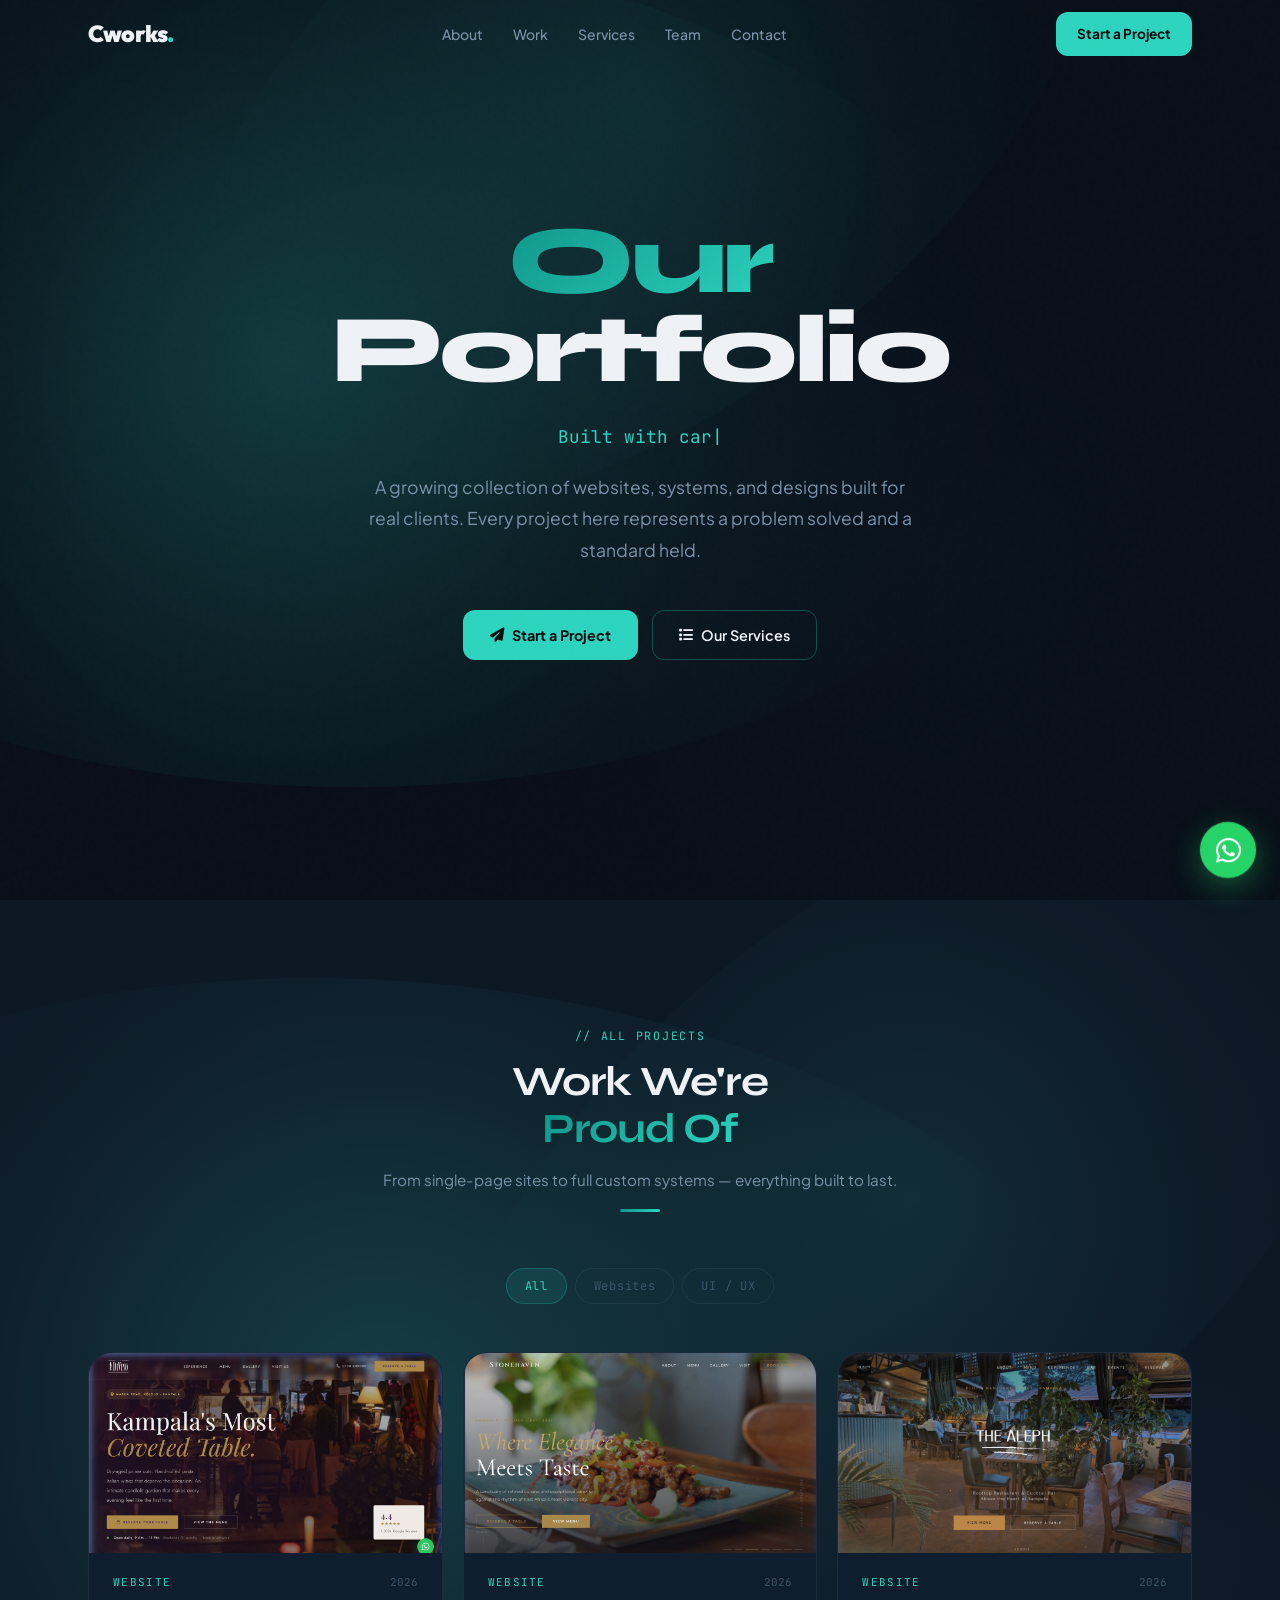
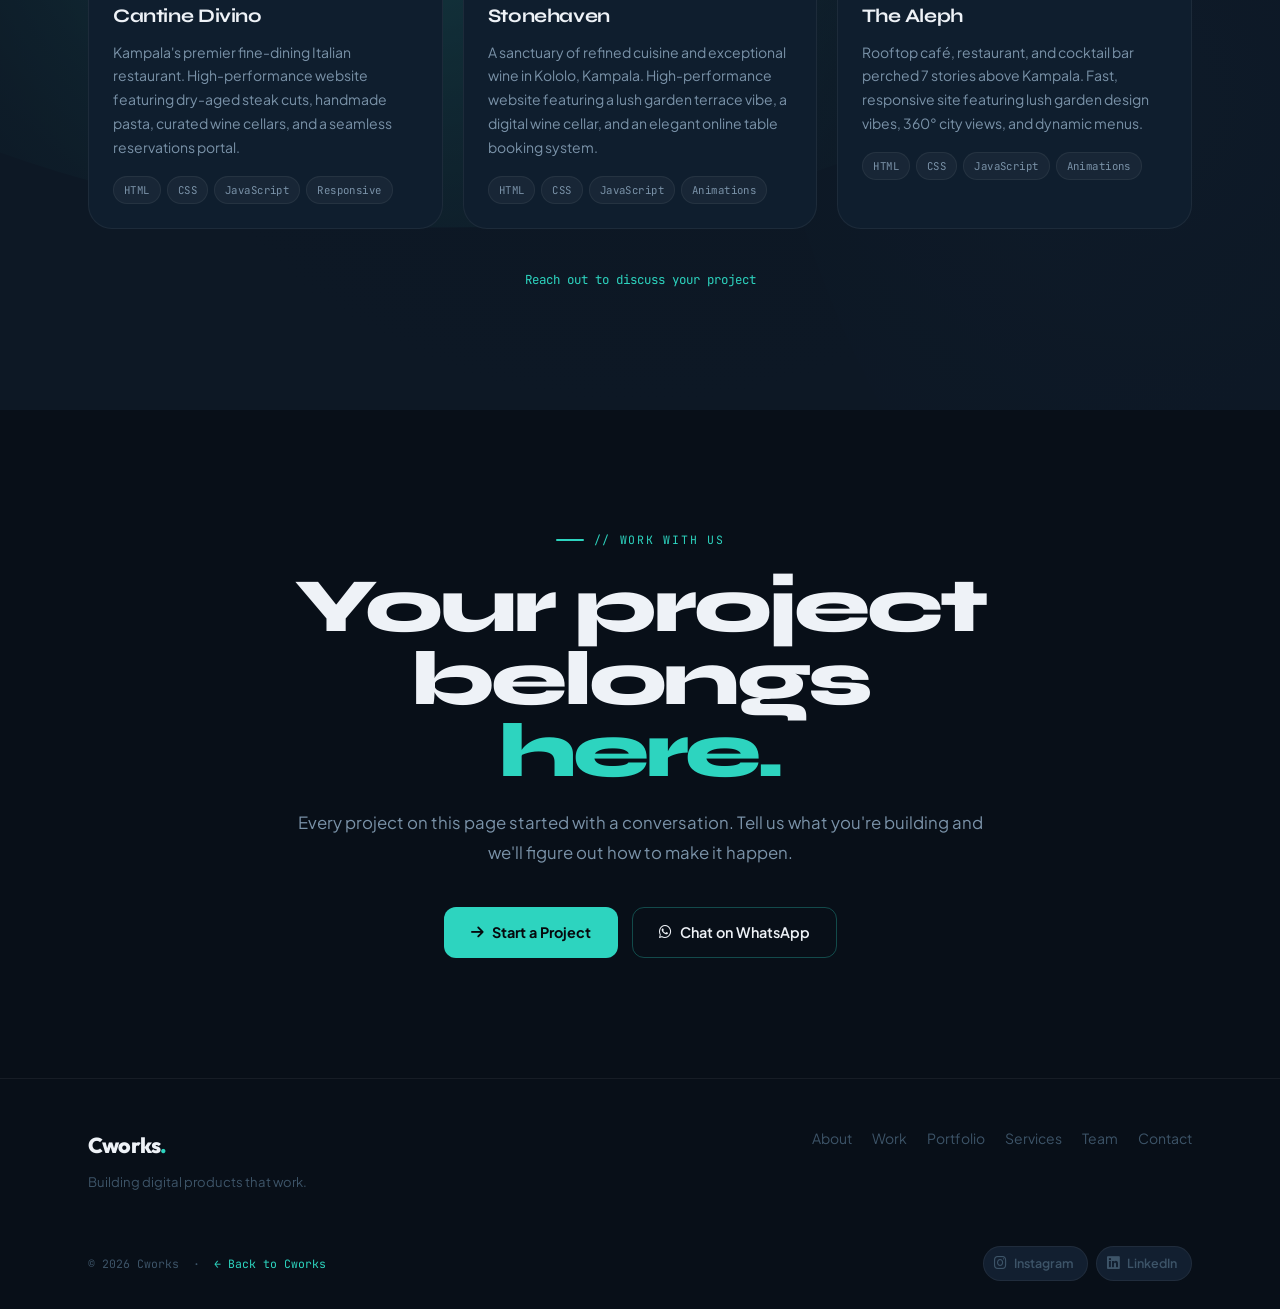
<file: portfolio.html>
<!DOCTYPE html>
<html lang="en">
<head>
  <meta charset="UTF-8"/>
  <meta name="viewport" content="width=device-width, initial-scale=1.0"/>
  <title>Portfolio — Cworks</title>

  <link rel="icon" type="image/png" href="favicon.png"/>
  <link rel="apple-touch-icon" href="favicon.png"/>

  <meta name="description" content="Browse Cworks' portfolio of websites, UI/UX designs, graphic design projects, and custom business systems built for clients."/>
  <meta name="keywords" content="Cworks portfolio web design projects Uganda developer agency"/>
  <meta name="author" content="Cworks — The Runner Team"/>
  <meta name="robots" content="index, follow"/>
  <meta name="theme-color" content="#415a77"/>
  <link rel="canonical" href="https://the-runner-team.github.io/website/portfolio"/>

  <meta property="og:title" content="Portfolio — Cworks"/>
  <meta property="og:description" content="A growing collection of websites, systems, and designs we've built for real clients."/>
  <meta property="og:url" content="https://the-runner-team.github.io/website/portfolio"/>
  <meta property="og:type" content="website"/>
  <meta property="og:site_name" content="Cworks"/>
  <meta property="og:image" content="https://the-runner-team.github.io/website/favicon.png"/>

  <meta name="twitter:card" content="summary_large_image"/>
  <meta name="twitter:title" content="Portfolio | Cworks"/>
  <meta name="twitter:image" content="https://the-runner-team.github.io/website/favicon.png"/>
  <meta name="twitter:site" content="@cworks26"/>

  <link rel="preconnect" href="https://fonts.googleapis.com"/>
  <link rel="preconnect" href="https://fonts.gstatic.com" crossorigin=""/>
  <link href="https://fonts.googleapis.com/css2?family=Syne:wght@700;800&family=Plus+Jakarta+Sans:wght@300;400;500;600;700&family=JetBrains+Mono:wght@400;500&display=swap" rel="stylesheet"/>
  <link rel="stylesheet" href="https://cdnjs.cloudflare.com/ajax/libs/font-awesome/6.5.0/css/all.min.css"/>
  <link rel="stylesheet" href="css/styles.css"/>
</head>

<body>

  <!-- NAVBAR -->
  <nav class="navbar" id="navbar" role="navigation" aria-label="Main navigation">
    <div class="container nav-inner">
      <a href="./" class="nav-logo" aria-label="Cworks home">Cworks</a>
      <ul class="nav-links" role="list">
        <li><a href="./#about"    class="nav-link">About</a></li>
        <li><a href="./#projects" class="nav-link">Work</a></li>
        <li><a href="./#services" class="nav-link">Services</a></li>
        <li><a href="./#team"     class="nav-link">Team</a></li>
        <li><a href="./#contact"  class="nav-link">Contact</a></li>
      </ul>
      <div style="display:flex;align-items:center;gap:10px;">
        <a href="./#contact" class="btn-primary" style="padding:9px 20px;font-size:0.85rem;">Start a Project</a>
        <button class="hamburger" id="hamburger" aria-label="Toggle menu" aria-expanded="false">
          <span></span><span></span><span></span>
        </button>
      </div>
    </div>
  </nav>
  <div class="mobile-menu" id="mobileMenu" role="menu">
    <a href="./#about"    class="nav-link" role="menuitem">About</a>
    <a href="./#projects" class="nav-link" role="menuitem">Work</a>
    <a href="./#services" class="nav-link" role="menuitem">Services</a>
    <a href="./#team"     class="nav-link" role="menuitem">Team</a>
    <a href="./#contact"  class="nav-link" role="menuitem">Contact</a>
    <a href="./#contact"  class="btn-primary" style="margin-top:8px;justify-content:center;">Start a Project</a>
  </div>


  <!-- HERO -->
  <section class="hero" id="hero" aria-label="Portfolio">
    <canvas class="aurora-canvas" id="auroraCanvas" aria-hidden="true"></canvas>
    <div class="container">
      <div class="hero-content">
        <h1 class="hero-title">
          <span class="gradient-text">Our</span> Portfolio
        </h1>
        <p class="hero-subtitle">
          <span id="typing-text"></span><span class="typing-cursor" aria-hidden="true">|</span>
        </p>
        <p class="hero-description">
          A growing collection of websites, systems, and designs built for real clients. Every project here represents a problem solved and a standard held.
        </p>
        <div class="hero-cta">
          <a href="./#contact" class="btn-primary"><i class="fa-solid fa-paper-plane" aria-hidden="true"></i> Start a Project</a>
          <a href="./#services" class="btn-secondary"><i class="fa-solid fa-list" aria-hidden="true"></i> Our Services</a>
        </div>
      </div>
    </div>
  </section>


  <!-- PORTFOLIO GRID -->
  <section class="section about" id="work" aria-label="Portfolio projects">
    <canvas class="aurora-canvas section-aurora" aria-hidden="true"></canvas>
    <div class="container">

      <div class="section-header reveal">
        <span class="section-label">// all projects</span>
        <h2 class="section-title">Work We're<br/><span class="gradient-text">Proud Of</span></h2>
        <p class="section-description">From single-page sites to full custom systems — everything built to last.</p>
        <span class="accent-line" aria-hidden="true"></span>
      </div>

      <!-- FILTER TAGS -->
      <div class="portfolio-filters reveal">
        <span class="portfolio-filter active" data-filter="all">All</span>
        <span class="portfolio-filter" data-filter="websites">Websites</span>
        <span class="portfolio-filter" data-filter="ui-ux">UI / UX</span>
      </div>

      <!-- PROJECT CARDS -->
      <div class="portfolio-grid" id="portfolioGrid">

        <!-- 1 — CANTINE DIVINO -->
        <a href="https://otwiine.github.io/Cantine-Divino/" target="_blank" rel="noopener noreferrer" class="portfolio-card reveal reveal-delay-1" data-category="websites">
          <div class="portfolio-mockup" aria-hidden="true">
            <img src="images/cantine-divino.png" alt="Cantine Divino screenshot" class="project-img" />
          </div>
          <div class="portfolio-body">
            <div class="project-meta">
              <span class="project-type">Website</span>
              <span class="project-year">2026</span>
            </div>
            <h3 class="project-name">Cantine Divino</h3>
            <p class="project-desc">Kampala's premier fine-dining Italian restaurant. High-performance website featuring dry-aged steak cuts, handmade pasta, curated wine cellars, and a seamless reservations portal.</p>
            <div class="project-tags">
              <span class="tag">HTML</span><span class="tag">CSS</span>
              <span class="tag">JavaScript</span><span class="tag">Responsive</span>
            </div>
          </div>
        </a>

        <!-- 2 — STONEHAVEN -->
        <a href="https://stonehaven-restaurant.vercel.app/" target="_blank" rel="noopener noreferrer" class="portfolio-card reveal reveal-delay-2" data-category="websites">
          <div class="portfolio-mockup" aria-hidden="true">
            <img src="images/stonehaven.png" alt="Stonehaven screenshot" class="project-img" />
          </div>
          <div class="portfolio-body">
            <div class="project-meta">
              <span class="project-type">Website</span>
              <span class="project-year">2026</span>
            </div>
            <h3 class="project-name">Stonehaven</h3>
            <p class="project-desc">A sanctuary of refined cuisine and exceptional wine in Kololo, Kampala. High-performance website featuring a lush garden terrace vibe, a digital wine cellar, and an elegant online table booking system.</p>
            <div class="project-tags">
              <span class="tag">HTML</span><span class="tag">CSS</span>
              <span class="tag">JavaScript</span><span class="tag">Animations</span>
            </div>
          </div>
        </a>

        <!-- 3 — THE ALEPH -->
        <a href="https://otwiine.github.io/The-Aleph/" target="_blank" rel="noopener noreferrer" class="portfolio-card reveal reveal-delay-3" data-category="websites">
          <div class="portfolio-mockup" aria-hidden="true">
            <img src="images/the-aleph.png" alt="The Aleph screenshot" class="project-img" />
          </div>
          <div class="portfolio-body">
            <div class="project-meta">
              <span class="project-type">Website</span>
              <span class="project-year">2026</span>
            </div>
            <h3 class="project-name">The Aleph</h3>
            <p class="project-desc">Rooftop café, restaurant, and cocktail bar perched 7 stories above Kampala. Fast, responsive site featuring lush garden design vibes, 360° city views, and dynamic menus.</p>
            <div class="project-tags">
              <span class="tag">HTML</span><span class="tag">CSS</span><span class="tag">JavaScript</span><span class="tag">Animations</span>
            </div>
          </div>
        </a>

      </div><!-- /.portfolio-grid -->

      <p class="pricing-notes" style="margin-top:40px;">
        <a href="./#contact" style="color:var(--teal);">Reach out to discuss your project</a>
      </p>

    </div>
  </section>


  <!-- CTA -->
  <section class="section projects has-grid" aria-label="Start a project">
    <div class="container">
      <div class="cta-inner">
        <div class="eyebrow reveal" style="justify-content:center;">
          <span class="label">// work with us</span>
        </div>
        <h2 class="cta-headline reveal">
          Your project<br/>belongs <span class="teal">here.</span>
        </h2>
        <p class="cta-sub reveal">
          Every project on this page started with a conversation. Tell us what you're building and we'll figure out how to make it happen.
        </p>
        <div class="cta-buttons reveal">
          <a href="./#contact" class="btn-primary">
            <i class="fa-solid fa-arrow-right" aria-hidden="true"></i> Start a Project
          </a>
          <a href="https://wa.me/256788368997" class="btn-secondary" target="_blank" rel="noopener noreferrer">
            <i class="fa-brands fa-whatsapp" aria-hidden="true"></i> Chat on WhatsApp
          </a>
        </div>
      </div>
    </div>
  </section>


  <!-- FOOTER -->
  <footer class="footer" role="contentinfo">
  <div class="container">
    <div class="footer-inner">
      <div>
        <div class="footer-logo-wrap">Cworks</div>
        <p class="footer-tagline">Building digital products that work.</p>
      </div>
      <nav aria-label="Footer navigation">
        <div class="footer-nav">
          <a href="./#about"    class="footer-link">About</a>
          <a href="./#projects" class="footer-link">Work</a>
          <a href="portfolio.html"      class="footer-link">Portfolio</a>
          <a href="./#services" class="footer-link">Services</a>
          <a href="./#team"     class="footer-link">Team</a>
          <a href="#contact"            class="footer-link">Contact</a>
        </div>
      </nav>
    </div>
    <div class="footer-bottom">
      <p class="footer-copy">© <span class="footer-year"></span> Cworks &nbsp;·&nbsp; <a href="./" style="color:var(--teal);">← Back to Cworks</a></p>
      <div class="footer-socials-upgraded">
        <a href="https://www.instagram.com/cworks26/" class="footer-social-pill footer-social-pill--instagram" target="_blank" rel="noopener noreferrer" aria-label="Instagram">
          <i class="fa-brands fa-instagram" aria-hidden="true"></i> Instagram
        </a>
        <a href="https://www.linkedin.com/company/cworks26/" class="footer-social-pill footer-social-pill--linkedin" target="_blank" rel="noopener noreferrer" aria-label="LinkedIn">
          <i class="fa-brands fa-linkedin" aria-hidden="true"></i> LinkedIn
        </a>
      </div>
    </div>
  </div>
</footer>

  <script>
    // Set typing phrase for this page before script.js runs
    window._typingOverride = 'Built with care. Shipped with pride.';

    // Portfolio filter logic
    (function () {
      var filters  = document.querySelectorAll('.portfolio-filter');
      var cards    = document.querySelectorAll('#portfolioGrid .portfolio-card');

      filters.forEach(function (btn) {
        btn.addEventListener('click', function () {
          // Update active state
          filters.forEach(function (b) { b.classList.remove('active'); });
          btn.classList.add('active');

          var selected = btn.getAttribute('data-filter');

          cards.forEach(function (card) {
            if (selected === 'all' || card.getAttribute('data-category') === selected) {
              card.style.display = '';
            } else {
              card.style.display = 'none';
            }
          });
        });
      });
    })();
  </script>
  <script src="js/script.js"></script>
</body>
</html>
</file>
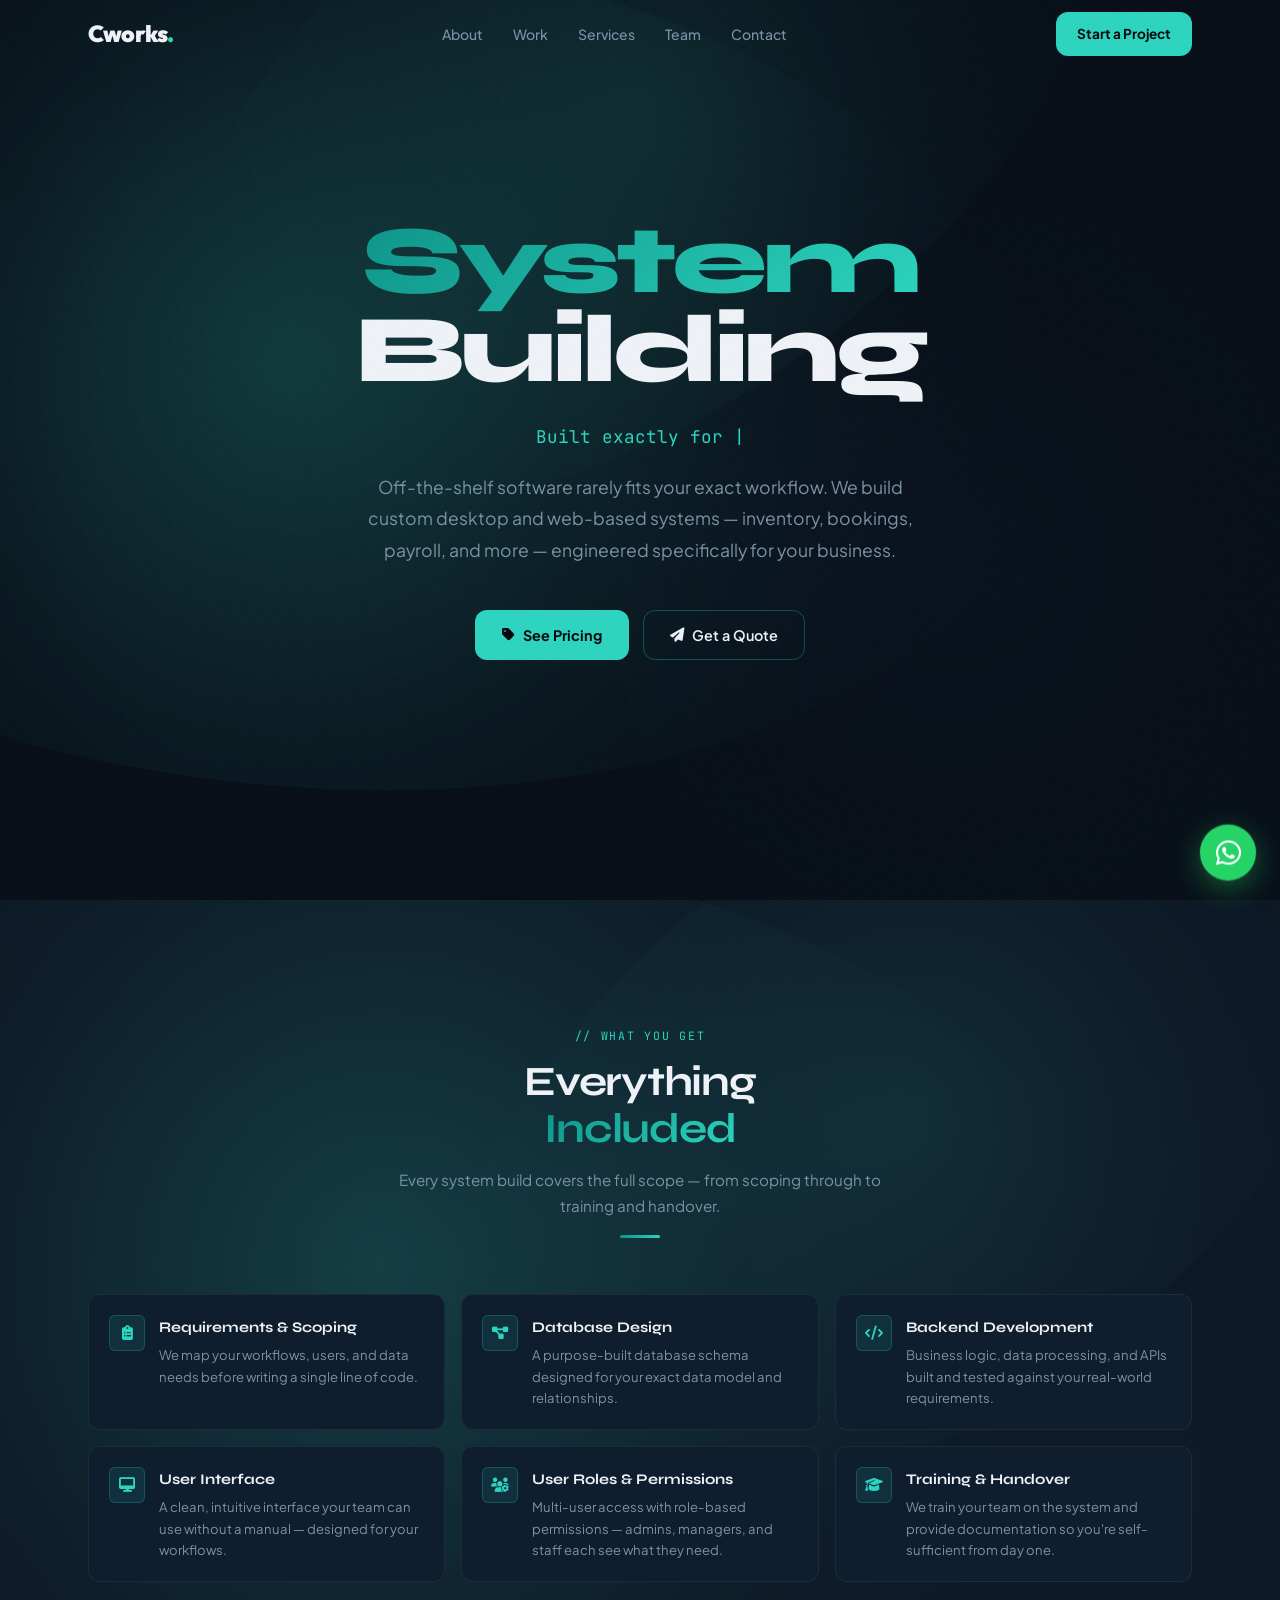
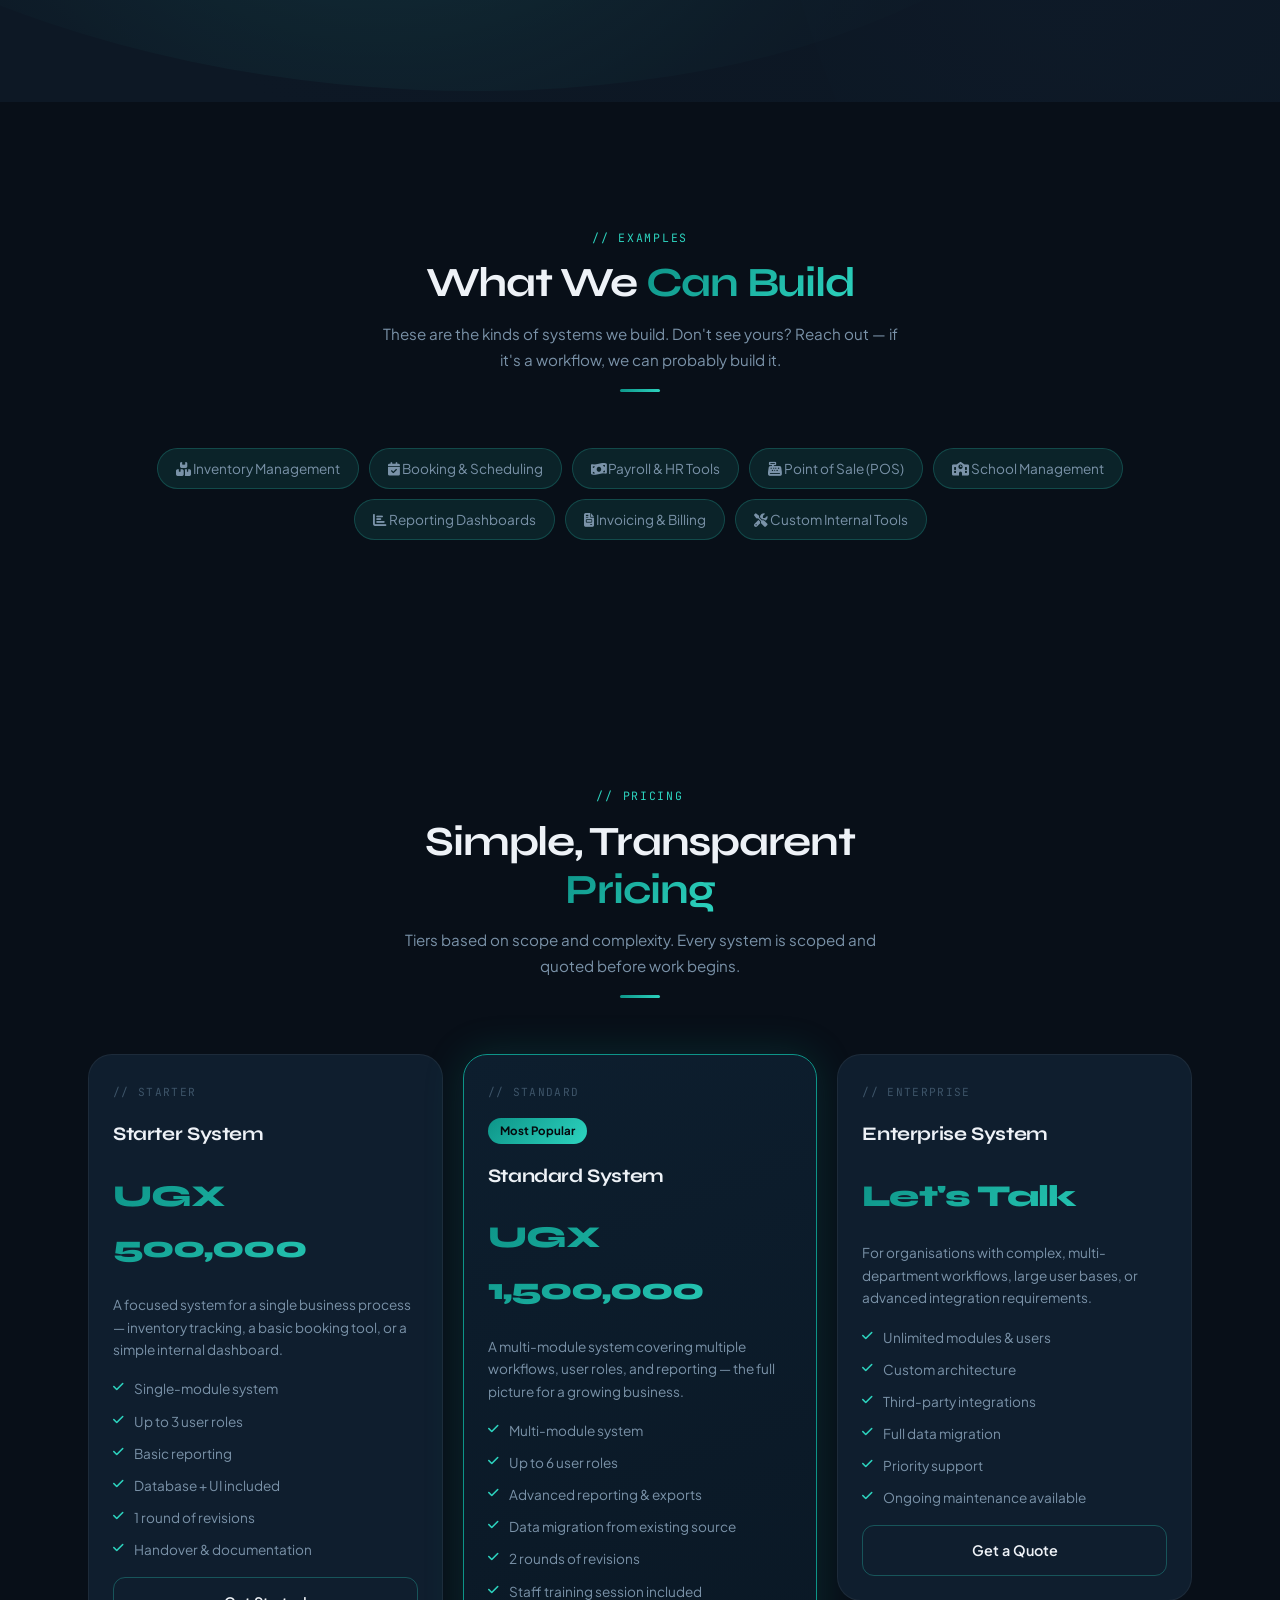
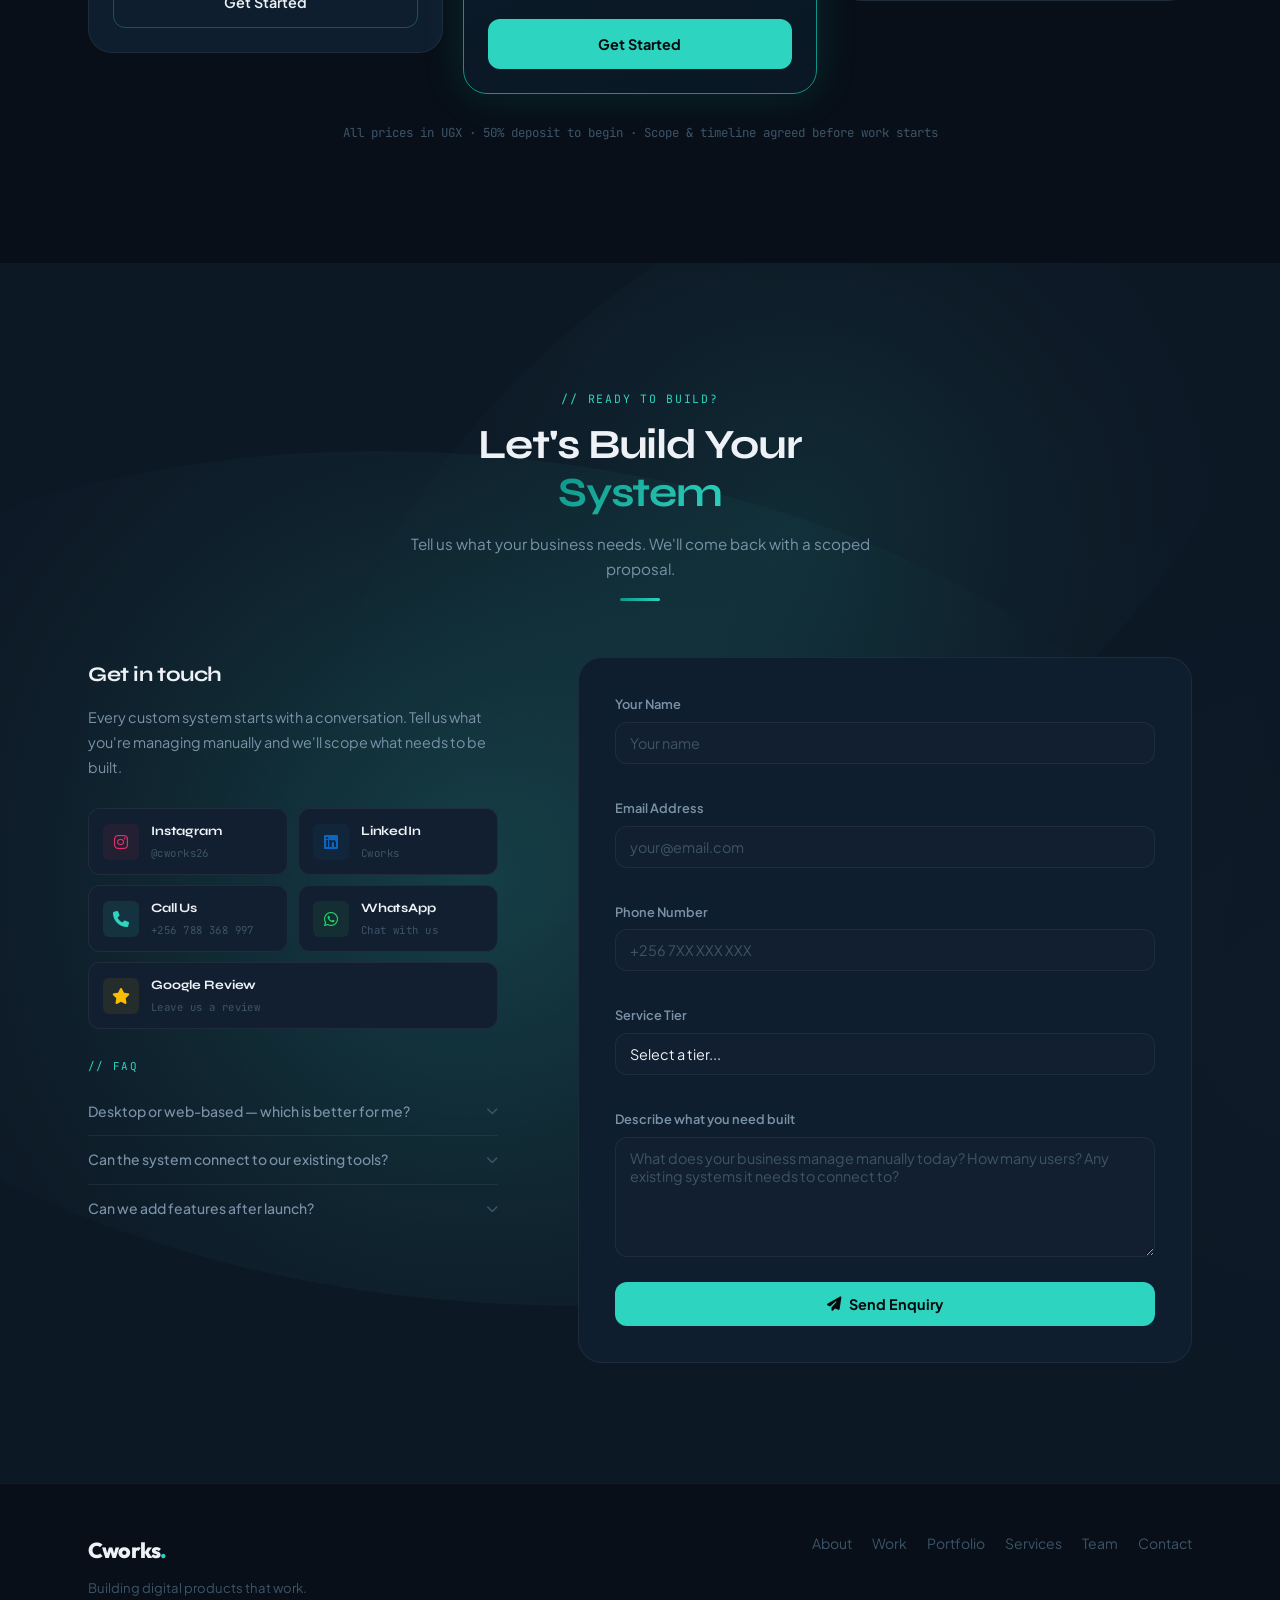
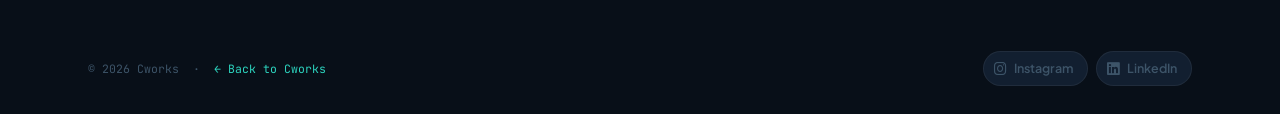
<file: system-building.html>
<!DOCTYPE html>
<html lang="en">
<head>
  <meta charset="UTF-8"/>
  <meta name="viewport" content="width=device-width, initial-scale=1.0"/>
  <title>System Building — Cworks</title>

  <link rel="icon" type="image/png" href="favicon.png"/>
  <link rel="apple-touch-icon" href="favicon.png"/>

  <meta name="description" content="Cworks builds custom desktop and web-based systems for businesses — inventory management, booking platforms, payroll tools, and more."/>
  <meta name="keywords" content="system building inventory management system custom software business system Cworks"/>
  <meta name="author" content="Cworks — The Runner Team"/>
  <meta name="robots" content="index, follow"/>
  <meta name="theme-color" content="#415a77"/>
  <link rel="canonical" href="https://the-runner-team.github.io/website/system-building"/>

  <meta property="og:title" content="System Building — Cworks"/>
  <meta property="og:description" content="Custom business systems built to your exact specifications. Inventory, bookings, payroll, school management, and more."/>
  <meta property="og:url" content="https://the-runner-team.github.io/website/system-building"/>
  <meta property="og:type" content="website"/>
  <meta property="og:site_name" content="Cworks"/>
  <meta property="og:image" content="https://the-runner-team.github.io/website/favicon.png"/>

  <meta name="twitter:card" content="summary_large_image"/>
  <meta name="twitter:title" content="System Building | Cworks"/>
  <meta name="twitter:image" content="https://the-runner-team.github.io/website/favicon.png"/>
  <meta name="twitter:site" content="@cworks26"/>

  <link rel="preconnect" href="https://fonts.googleapis.com"/>
  <link rel="preconnect" href="https://fonts.gstatic.com" crossorigin=""/>
  <link href="https://fonts.googleapis.com/css2?family=Syne:wght@700;800&family=Plus+Jakarta+Sans:wght@300;400;500;600;700&family=JetBrains+Mono:wght@400;500&display=swap" rel="stylesheet"/>
  <link rel="stylesheet" href="https://cdnjs.cloudflare.com/ajax/libs/font-awesome/6.5.0/css/all.min.css"/>
  <link rel="stylesheet" href="css/styles.css"/>
</head>

<body>

  <!-- NAVBAR -->
  <nav class="navbar" id="navbar" role="navigation" aria-label="Main navigation">
    <div class="container nav-inner">
      <a href="./" class="nav-logo" aria-label="Cworks home">Cworks</a>
      <ul class="nav-links" role="list">
        <li><a href="./#about" class="nav-link">About</a></li>
        <li><a href="./#projects" class="nav-link">Work</a></li>
        <li><a href="./#services" class="nav-link">Services</a></li>
        <li><a href="./#team" class="nav-link">Team</a></li>
        <li><a href="#contact" class="nav-link">Contact</a></li>
      </ul>
      <div style="display:flex;align-items:center;gap:10px;">
        <a href="#contact" class="btn-primary" style="padding:9px 20px;font-size:0.85rem;">Start a Project</a>
        <button class="hamburger" id="hamburger" aria-label="Toggle menu" aria-expanded="false">
          <span></span><span></span><span></span>
        </button>
      </div>
    </div>
  </nav>
  <div class="mobile-menu" id="mobileMenu" role="menu">
    <a href="./#about" class="nav-link" role="menuitem">About</a>
    <a href="./#projects" class="nav-link" role="menuitem">Work</a>
    <a href="./#services" class="nav-link" role="menuitem">Services</a>
    <a href="./#team" class="nav-link" role="menuitem">Team</a>
    <a href="#contact" class="nav-link" role="menuitem">Contact</a>
    <a href="#contact" class="btn-primary" style="margin-top:8px;justify-content:center;">Start a Project</a>
  </div>


  <!-- HERO -->
  <section class="hero" id="hero" aria-label="System Building service">
  <canvas class="aurora-canvas" id="auroraCanvas" aria-hidden="true"></canvas>
    <div class="container">
      <div class="hero-content">
        <h1 class="hero-title">
          <span class="gradient-text">System</span> Building
        </h1>
        <p class="hero-subtitle">
          <span id="typing-text"></span><span class="typing-cursor" aria-hidden="true">|</span>
        </p>
        <p class="hero-description">
          Off-the-shelf software rarely fits your exact workflow. We build custom desktop and web-based systems — inventory, bookings, payroll, and more — engineered specifically for your business.
        </p>
        <div class="hero-cta">
          <a href="#pricing" class="btn-primary"><i class="fa-solid fa-tag" aria-hidden="true"></i> See Pricing</a>
          <a href="#contact" class="btn-secondary"><i class="fa-solid fa-paper-plane" aria-hidden="true"></i> Get a Quote</a>
        </div>
      </div>
    </div>
  </section>


  <!-- WHAT'S INCLUDED -->
  <section class="section about" id="includes" aria-label="What's included">
  <canvas class="aurora-canvas section-aurora" aria-hidden="true"></canvas>
    <div class="container">
      <div class="section-header reveal">
        <span class="section-label">// what you get</span>
        <h2 class="section-title">Everything<br/><span class="gradient-text">Included</span></h2>
        <p class="section-description">Every system build covers the full scope — from scoping through to training and handover.</p>
        <span class="accent-line" aria-hidden="true"></span>
      </div>

      <div class="features-grid reveal">
        <div class="feature-item">
          <div class="feature-icon"><i class="fa-solid fa-clipboard-list"></i></div>
          <div class="feature-text">
            <h4>Requirements &amp; Scoping</h4>
            <p>We map your workflows, users, and data needs before writing a single line of code.</p>
          </div>
        </div>
        <div class="feature-item">
          <div class="feature-icon"><i class="fa-solid fa-diagram-project"></i></div>
          <div class="feature-text">
            <h4>Database Design</h4>
            <p>A purpose-built database schema designed for your exact data model and relationships.</p>
          </div>
        </div>
        <div class="feature-item">
          <div class="feature-icon"><i class="fa-solid fa-code"></i></div>
          <div class="feature-text">
            <h4>Backend Development</h4>
            <p>Business logic, data processing, and APIs built and tested against your real-world requirements.</p>
          </div>
        </div>
        <div class="feature-item">
          <div class="feature-icon"><i class="fa-solid fa-desktop"></i></div>
          <div class="feature-text">
            <h4>User Interface</h4>
            <p>A clean, intuitive interface your team can use without a manual — designed for your workflows.</p>
          </div>
        </div>
        <div class="feature-item">
          <div class="feature-icon"><i class="fa-solid fa-users-gear"></i></div>
          <div class="feature-text">
            <h4>User Roles &amp; Permissions</h4>
            <p>Multi-user access with role-based permissions — admins, managers, and staff each see what they need.</p>
          </div>
        </div>
        <div class="feature-item">
          <div class="feature-icon"><i class="fa-solid fa-graduation-cap"></i></div>
          <div class="feature-text">
            <h4>Training &amp; Handover</h4>
            <p>We train your team on the system and provide documentation so you're self-sufficient from day one.</p>
          </div>
        </div>
      </div>
    </div>
  </section>


  <!-- WHAT WE BUILD -->
  <section class="section process-section has-grid" id="examples" aria-label="What we can build">
    <div class="container">
      <div class="section-header reveal">
        <span class="section-label">// examples</span>
        <h2 class="section-title">What We <span class="gradient-text">Can Build</span></h2>
        <p class="section-description">These are the kinds of systems we build. Don't see yours? Reach out — if it's a workflow, we can probably build it.</p>
        <span class="accent-line" aria-hidden="true"></span>
      </div>

      <div class="build-tags reveal">
        <span class="build-tag"><i class="fa-solid fa-boxes-stacked"></i> Inventory Management</span>
        <span class="build-tag"><i class="fa-solid fa-calendar-check"></i> Booking &amp; Scheduling</span>
        <span class="build-tag"><i class="fa-solid fa-money-bill-wave"></i> Payroll &amp; HR Tools</span>
        <span class="build-tag"><i class="fa-solid fa-cash-register"></i> Point of Sale (POS)</span>
        <span class="build-tag"><i class="fa-solid fa-school"></i> School Management</span>
        <span class="build-tag"><i class="fa-solid fa-chart-bar"></i> Reporting Dashboards</span>
        <span class="build-tag"><i class="fa-solid fa-file-invoice"></i> Invoicing &amp; Billing</span>
        <span class="build-tag"><i class="fa-solid fa-screwdriver-wrench"></i> Custom Internal Tools</span>
      </div>
    </div>
  </section>


  <!-- PRICING -->
  <section class="section projects" id="pricing" aria-label="Pricing">
    <div class="container">
      <div class="section-header reveal">
        <span class="section-label">// pricing</span>
        <h2 class="section-title">Simple, Transparent<br/><span class="gradient-text">Pricing</span></h2>
        <p class="section-description">Tiers based on scope and complexity. Every system is scoped and quoted before work begins.</p>
        <span class="accent-line" aria-hidden="true"></span>
      </div>

      <div class="pricing-grid reveal">

        <div class="pricing-card">
          <div class="pricing-tier-label font-code">// starter</div>
          <h3 class="pricing-name">Starter System</h3>
          <span class="pricing-amount gradient-text">UGX 500,000</span>
          <p class="pricing-desc">A focused system for a single business process — inventory tracking, a basic booking tool, or a simple internal dashboard.</p>
          <ul class="pricing-features">
            <li><i class="fa-solid fa-check"></i> Single-module system</li>
            <li><i class="fa-solid fa-check"></i> Up to 3 user roles</li>
            <li><i class="fa-solid fa-check"></i> Basic reporting</li>
            <li><i class="fa-solid fa-check"></i> Database + UI included</li>
            <li><i class="fa-solid fa-check"></i> 1 round of revisions</li>
            <li><i class="fa-solid fa-check"></i> Handover &amp; documentation</li>
          </ul>
          <a href="#contact" class="btn-secondary" style="width:100%;justify-content:center;margin-top:auto;">Get Started</a>
        </div>

        <div class="pricing-card pricing-card--featured">
          <div class="pricing-tier-label font-code">// standard</div>
          <div class="pricing-popular-badge">Most Popular</div>
          <h3 class="pricing-name">Standard System</h3>
          <span class="pricing-amount gradient-text">UGX 1,500,000</span>
          <p class="pricing-desc">A multi-module system covering multiple workflows, user roles, and reporting — the full picture for a growing business.</p>
          <ul class="pricing-features">
            <li><i class="fa-solid fa-check"></i> Multi-module system</li>
            <li><i class="fa-solid fa-check"></i> Up to 6 user roles</li>
            <li><i class="fa-solid fa-check"></i> Advanced reporting &amp; exports</li>
            <li><i class="fa-solid fa-check"></i> Data migration from existing source</li>
            <li><i class="fa-solid fa-check"></i> 2 rounds of revisions</li>
            <li><i class="fa-solid fa-check"></i> Staff training session included</li>
          </ul>
          <a href="#contact" class="btn-primary" style="width:100%;justify-content:center;margin-top:auto;">Get Started</a>
        </div>

        <div class="pricing-card">
          <div class="pricing-tier-label font-code">// enterprise</div>
          <h3 class="pricing-name">Enterprise System</h3>
          <span class="pricing-amount gradient-text">Let's Talk</span>
          <p class="pricing-desc">For organisations with complex, multi-department workflows, large user bases, or advanced integration requirements.</p>
          <ul class="pricing-features">
            <li><i class="fa-solid fa-check"></i> Unlimited modules &amp; users</li>
            <li><i class="fa-solid fa-check"></i> Custom architecture</li>
            <li><i class="fa-solid fa-check"></i> Third-party integrations</li>
            <li><i class="fa-solid fa-check"></i> Full data migration</li>
            <li><i class="fa-solid fa-check"></i> Priority support</li>
            <li><i class="fa-solid fa-check"></i> Ongoing maintenance available</li>
          </ul>
          <a href="#contact" class="btn-secondary" style="width:100%;justify-content:center;margin-top:auto;">Get a Quote</a>
        </div>

      </div>
      <p class="pricing-notes">All prices in UGX · 50% deposit to begin · Scope &amp; timeline agreed before work starts</p>
    </div>
  </section>


  <!-- CONTACT -->
  <section class="section contact has-grid bg-1-section" id="contact" aria-label="Get in touch">
  <canvas class="aurora-canvas section-aurora" aria-hidden="true"></canvas>
    <div class="container">
      <div class="section-header reveal">
        <span class="section-label">// ready to build?</span>
        <h2 class="section-title">Let's Build Your<br/><span class="gradient-text">System</span></h2>
        <p class="section-description">Tell us what your business needs. We'll come back with a scoped proposal.</p>
        <span class="accent-line" aria-hidden="true"></span>
      </div>

      <div class="contact-wrapper contact-wrapper--wide">
        <div class="contact-info reveal">
          <h3>Get in touch</h3>
          <p>Every custom system starts with a conversation. Tell us what you're managing manually and we'll scope what needs to be built.</p>
          <div class="social-grid">
            <a href="https://www.instagram.com/cworks26/" class="social-card social-card--instagram" target="_blank" rel="noopener noreferrer">
              <div class="social-card-icon"><i class="fa-brands fa-instagram" aria-hidden="true"></i></div>
              <div class="social-card-text">
                <span class="social-card-platform">Instagram</span>
                <span class="social-card-handle">@cworks26</span>
              </div>
            </a>
            <a href="https://www.linkedin.com/company/cworks26/" class="social-card social-card--linkedin" target="_blank" rel="noopener noreferrer">
              <div class="social-card-icon"><i class="fa-brands fa-linkedin" aria-hidden="true"></i></div>
              <div class="social-card-text">
                <span class="social-card-platform">LinkedIn</span>
                <span class="social-card-handle">Cworks</span>
              </div>
            </a>
            <a href="tel:+256788368997" class="social-card social-card--phone">
              <div class="social-card-icon"><i class="fa-solid fa-phone" aria-hidden="true"></i></div>
              <div class="social-card-text">
                <span class="social-card-platform">Call Us</span>
                <span class="social-card-handle">+256 788 368 997</span>
              </div>
            </a>
            <a href="https://wa.me/256788368997" class="social-card social-card--whatsapp" target="_blank" rel="noopener noreferrer">
              <div class="social-card-icon"><i class="fa-brands fa-whatsapp" aria-hidden="true"></i></div>
              <div class="social-card-text">
                <span class="social-card-platform">WhatsApp</span>
                <span class="social-card-handle">Chat with us</span>
              </div>
            </a>
            <a href="https://g.page/r/CXH2-fsHKeH0EBM/review" class="social-card social-card--google" target="_blank" rel="noopener noreferrer" style="grid-column: span 2;">
              <div class="social-card-icon"><i class="fa-solid fa-star" aria-hidden="true"></i></div>
              <div class="social-card-text">
                <span class="social-card-platform">Google Review</span>
                <span class="social-card-handle">Leave us a review</span>
              </div>
            </a>
          </div>

          <div class="faq-inline">
            <p class="faq-inline-label font-code">// faq</p>
            <details class="faq-item">
              <summary class="faq-question">Desktop or web-based — which is better for me?<i class="fa-solid fa-chevron-down faq-icon"></i></summary>
              <div class="faq-answer"><p>Desktop systems work offline and suit single-location businesses. Web-based systems are accessible from anywhere with internet. We can advise which fits your needs during scoping.</p></div>
            </details>
            <details class="faq-item">
              <summary class="faq-question">Can the system connect to our existing tools?<i class="fa-solid fa-chevron-down faq-icon"></i></summary>
              <div class="faq-answer"><p>Yes — we can build integrations with other systems via APIs or direct database connections. Share what you use and we'll assess compatibility.</p></div>
            </details>
            <details class="faq-item">
              <summary class="faq-question">Can we add features after launch?<i class="fa-solid fa-chevron-down faq-icon"></i></summary>
              <div class="faq-answer"><p>Yes. We build systems with future expansion in mind. Additions can be scoped and quoted as separate engagements after the initial build.</p></div>
            </details>
          </div>
        </div>

        <div class="contact-form reveal reveal-delay-2">
          <form id="contact-form" action="https://api.web3forms.com/submit" method="POST" aria-label="System building enquiry form" novalidate>
            <input type="hidden" name="access_key" value="dd3dd29d-fc75-4ea5-b907-18526ad695c6"/>
            <input type="hidden" name="redirect" value="false"/>
            <input type="hidden" name="subject" value="System Building Enquiry — Cworks"/>
            <input type="hidden" name="from_name" value="Cworks System Building Page"/>

            <div class="form-group">
              <label class="form-label" for="contact-name">Your Name</label>
              <input class="form-input" type="text" id="contact-name" name="name" placeholder="Your name" autocomplete="name" required/>
              <span class="form-error" id="name-error" aria-live="polite"></span>
            </div>
            <div class="form-group">
              <label class="form-label" for="contact-email">Email Address</label>
              <input class="form-input" type="email" id="contact-email" name="email" placeholder="your@email.com" autocomplete="email" required/>
              <span class="form-error" id="email-error" aria-live="polite"></span>
            </div>
            <div class="form-group">
              <label class="form-label" for="contact-phone">Phone Number</label>
              <input class="form-input" type="tel" id="contact-phone" name="phone" placeholder="+256 7XX XXX XXX" autocomplete="tel" required/>
              <span class="form-error" id="phone-error" aria-live="polite"></span>
            </div>
            <div class="form-group">
              <label class="form-label" for="contact-tier">Service Tier</label>
              <select class="form-input form-select" id="contact-tier" name="tier" required>
                <option value="" disabled selected>Select a tier...</option>
                <option value="Starter System — UGX 500,000">Starter System — UGX 500,000</option>
                <option value="Standard System — UGX 1,500,000">Standard System — UGX 1,500,000</option>
                <option value="Enterprise System — Custom pricing">Enterprise System — Custom pricing</option>
              </select>
              <span class="form-error" id="tier-error" aria-live="polite"></span>
            </div>
            <div class="form-group">
              <label class="form-label" for="contact-message">Describe what you need built</label>
              <textarea class="form-textarea" id="contact-message" name="message" placeholder="What does your business manage manually today? How many users? Any existing systems it needs to connect to?" rows="5" required></textarea>
            </div>
            <div id="form-feedback" class="form-feedback" aria-live="polite" hidden></div>
            <button type="submit" id="form-submit" class="btn-primary" style="width:100%;justify-content:center;">
              <i class="fa-solid fa-paper-plane"></i> Send Enquiry
            </button>
          </form>
        </div>
      </div>
    </div>
  </section>


  <!-- FOOTER -->
  <footer class="footer" role="contentinfo">
  <div class="container">
    <div class="footer-inner">
      <div>
        <div class="footer-logo-wrap">Cworks</div>
        <p class="footer-tagline">Building digital products that work.</p>
      </div>
      <nav aria-label="Footer navigation">
        <div class="footer-nav">
          <a href="./#about"    class="footer-link">About</a>
          <a href="./#projects" class="footer-link">Work</a>
          <a href="portfolio.html"      class="footer-link">Portfolio</a>
          <a href="./#services" class="footer-link">Services</a>
          <a href="./#team"     class="footer-link">Team</a>
          <a href="#contact"            class="footer-link">Contact</a>
        </div>
      </nav>
    </div>
    <div class="footer-bottom">
      <p class="footer-copy">© <span class="footer-year"></span> Cworks &nbsp;·&nbsp; <a href="./" style="color:var(--teal);">← Back to Cworks</a></p>
      <div class="footer-socials-upgraded">
        <a href="https://www.instagram.com/cworks26/" class="footer-social-pill footer-social-pill--instagram" target="_blank" rel="noopener noreferrer" aria-label="Instagram">
          <i class="fa-brands fa-instagram" aria-hidden="true"></i> Instagram
        </a>
        <a href="https://www.linkedin.com/company/cworks26/" class="footer-social-pill footer-social-pill--linkedin" target="_blank" rel="noopener noreferrer" aria-label="LinkedIn">
          <i class="fa-brands fa-linkedin" aria-hidden="true"></i> LinkedIn
        </a>
      </div>
    </div>
  </div>
</footer>

  <script src="js/script.js"></script>
</body>
</html>
</file>
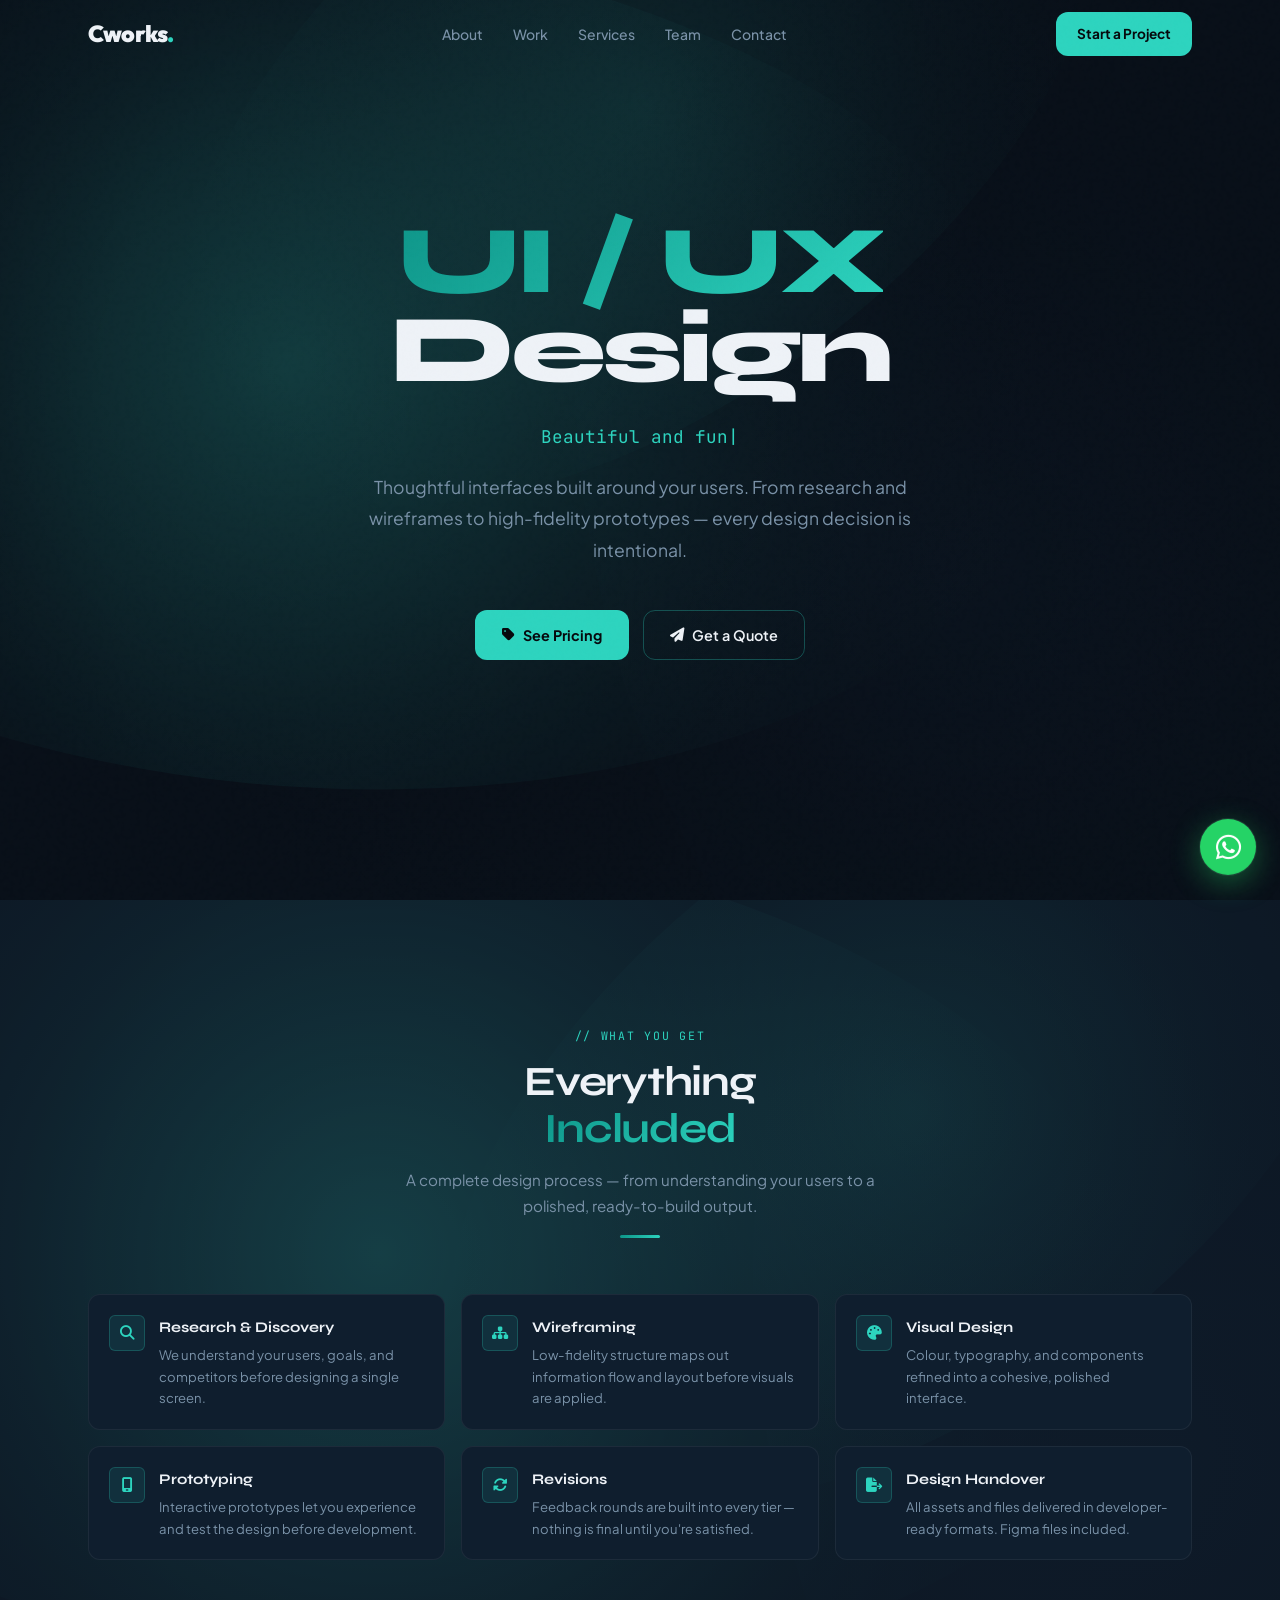
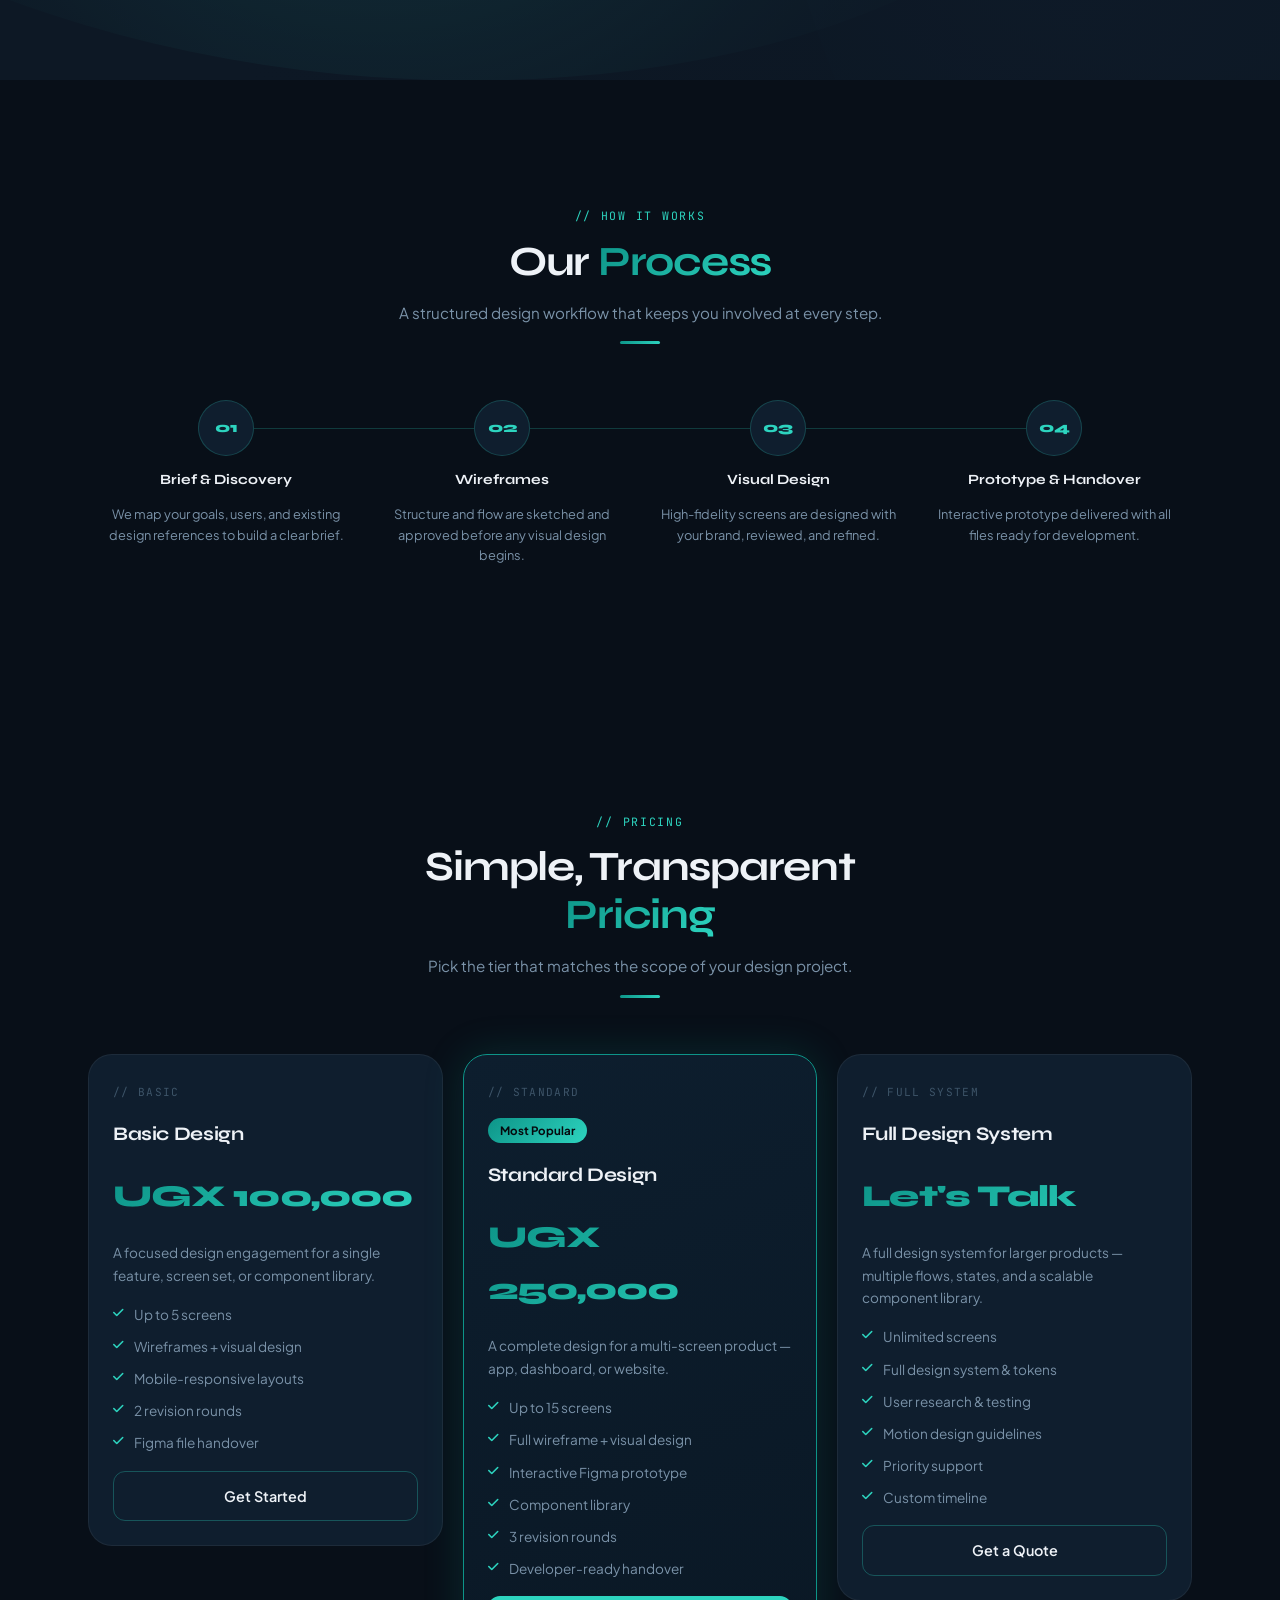
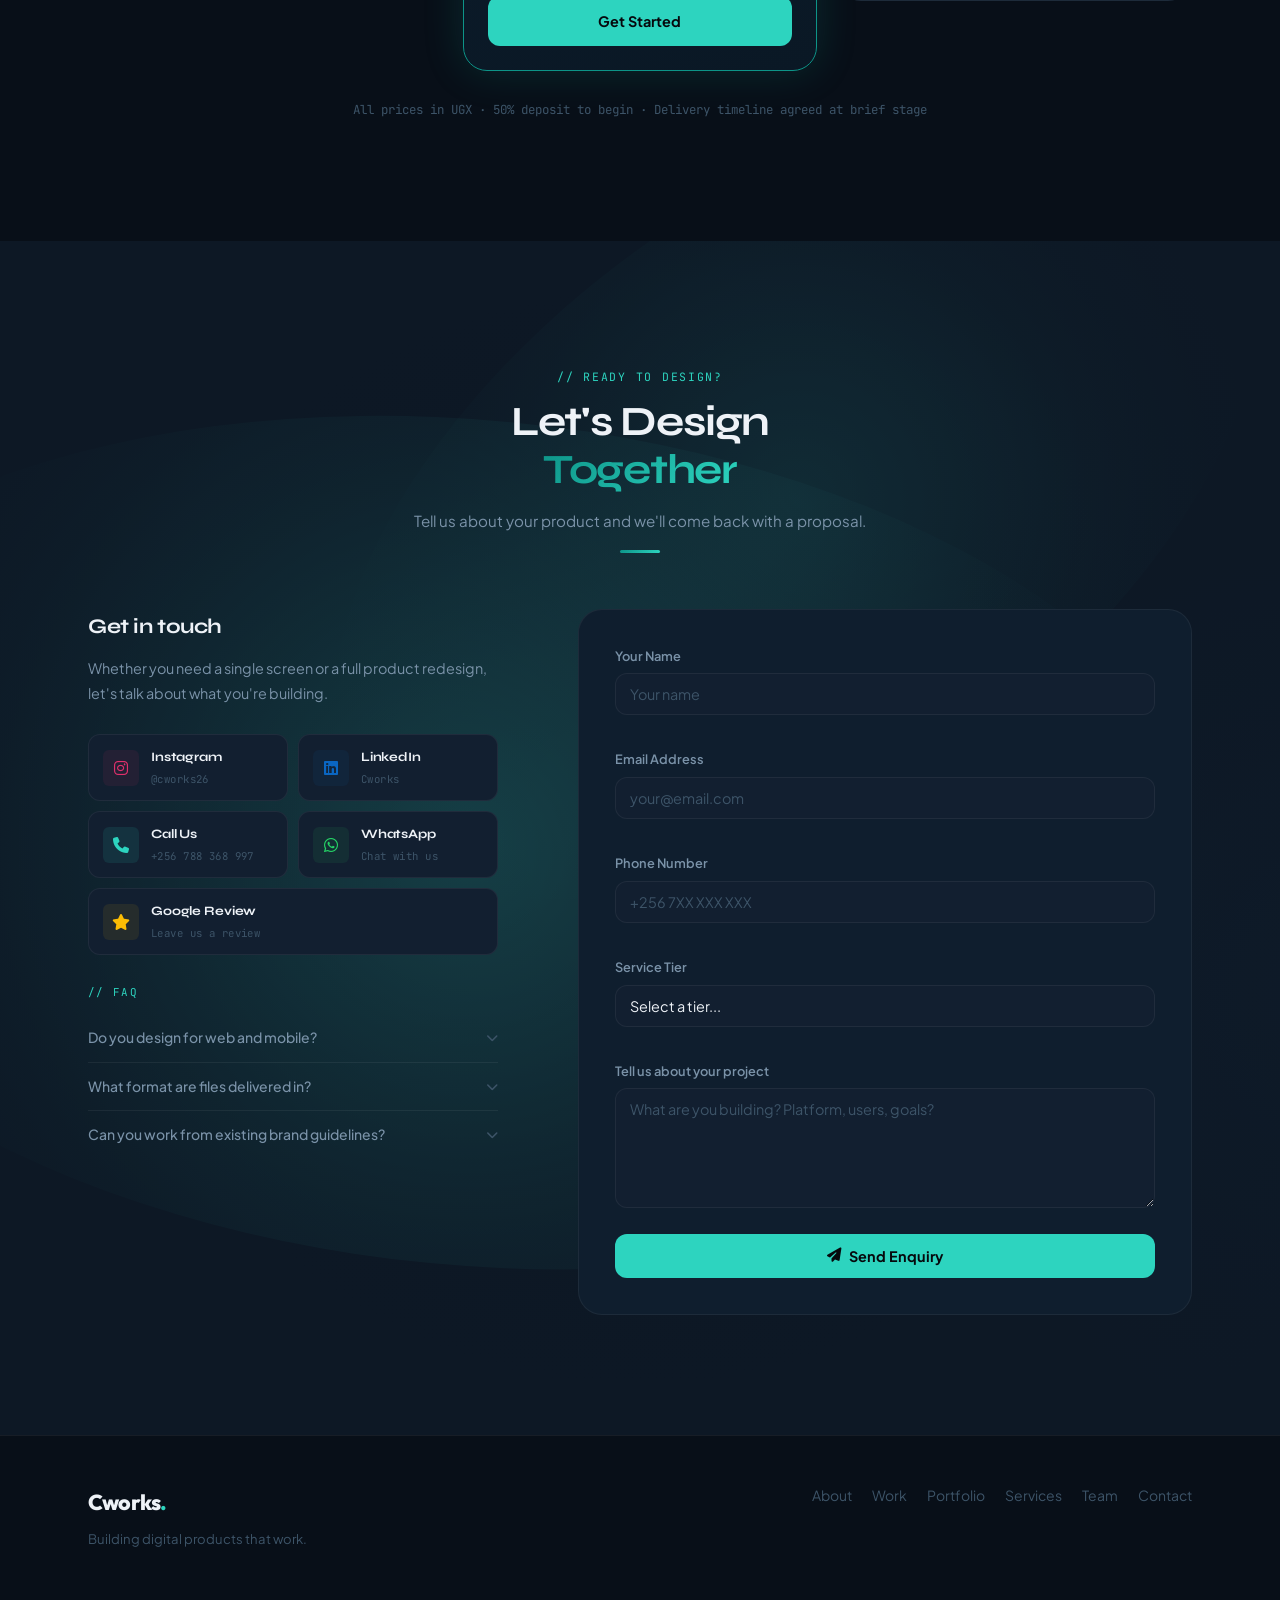
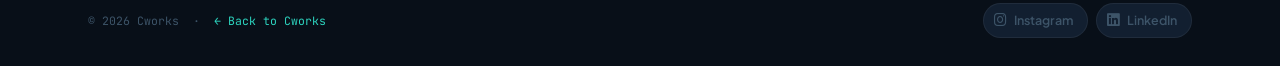
<file: ui-ux-design.html>
<!DOCTYPE html>
<html lang="en">
<head>
  <meta charset="UTF-8"/>
  <meta name="viewport" content="width=device-width, initial-scale=1.0"/>
  <title>UI / UX Design — Cworks</title>

  <link rel="icon" type="image/png" href="favicon.png"/>
  <link rel="apple-touch-icon" href="favicon.png"/>

  <meta name="description" content="Cworks designs intuitive, beautiful user interfaces for web and mobile. Research-led design from wireframe to polished prototype."/>
  <meta name="keywords" content="UI UX design user interface design Figma design Cworks"/>
  <meta name="author" content="Cworks — The Runner Team"/>
  <meta name="robots" content="index, follow"/>
  <meta name="theme-color" content="#415a77"/>
  <link rel="canonical" href="https://the-runner-team.github.io/website/ui-ux-design"/>

  <meta property="og:title" content="UI / UX Design — Cworks"/>
  <meta property="og:description" content="Thoughtful interfaces designed for real users. Cworks takes your product from wireframe to polished, high-fidelity design."/>
  <meta property="og:url" content="https://the-runner-team.github.io/website/ui-ux-design"/>
  <meta property="og:type" content="website"/>
  <meta property="og:site_name" content="Cworks"/>
  <meta property="og:image" content="https://the-runner-team.github.io/website/favicon.png"/>

  <meta name="twitter:card" content="summary_large_image"/>
  <meta name="twitter:title" content="UI / UX Design | Cworks"/>
  <meta name="twitter:image" content="https://the-runner-team.github.io/website/favicon.png"/>
  <meta name="twitter:site" content="@cworks26"/>

  <link rel="preconnect" href="https://fonts.googleapis.com"/>
  <link rel="preconnect" href="https://fonts.gstatic.com" crossorigin=""/>
  <link href="https://fonts.googleapis.com/css2?family=Syne:wght@700;800&family=Plus+Jakarta+Sans:wght@300;400;500;600;700&family=JetBrains+Mono:wght@400;500&display=swap" rel="stylesheet"/>
  <link rel="stylesheet" href="https://cdnjs.cloudflare.com/ajax/libs/font-awesome/6.5.0/css/all.min.css"/>
  <link rel="stylesheet" href="css/styles.css"/>
</head>

<body>

  <!-- NAVBAR -->
  <nav class="navbar" id="navbar" role="navigation" aria-label="Main navigation">
    <div class="container nav-inner">
      <a href="./" class="nav-logo" aria-label="Cworks home">Cworks</a>
      <ul class="nav-links" role="list">
        <li><a href="./#about" class="nav-link">About</a></li>
        <li><a href="./#projects" class="nav-link">Work</a></li>
        <li><a href="./#services" class="nav-link">Services</a></li>
        <li><a href="./#team" class="nav-link">Team</a></li>
        <li><a href="#contact" class="nav-link">Contact</a></li>
      </ul>
      <div style="display:flex;align-items:center;gap:10px;">
        <a href="#contact" class="btn-primary" style="padding:9px 20px;font-size:0.85rem;">Start a Project</a>
        <button class="hamburger" id="hamburger" aria-label="Toggle menu" aria-expanded="false">
          <span></span><span></span><span></span>
        </button>
      </div>
    </div>
  </nav>
  <div class="mobile-menu" id="mobileMenu" role="menu">
    <a href="./#about" class="nav-link" role="menuitem">About</a>
    <a href="./#projects" class="nav-link" role="menuitem">Work</a>
    <a href="./#services" class="nav-link" role="menuitem">Services</a>
    <a href="./#team" class="nav-link" role="menuitem">Team</a>
    <a href="#contact" class="nav-link" role="menuitem">Contact</a>
    <a href="#contact" class="btn-primary" style="margin-top:8px;justify-content:center;">Start a Project</a>
  </div>


  <!-- HERO -->
  <section class="hero" id="hero" aria-label="UI/UX Design service">
  <canvas class="aurora-canvas" id="auroraCanvas" aria-hidden="true"></canvas>
    <div class="container">
      <div class="hero-content">
        <h1 class="hero-title">
          <span class="gradient-text">UI / UX</span> Design
        </h1>
        <p class="hero-subtitle">
          <span id="typing-text"></span><span class="typing-cursor" aria-hidden="true">|</span>
        </p>
        <p class="hero-description">
          Thoughtful interfaces built around your users. From research and wireframes to high-fidelity prototypes — every design decision is intentional.
        </p>
        <div class="hero-cta">
          <a href="#pricing" class="btn-primary"><i class="fa-solid fa-tag" aria-hidden="true"></i> See Pricing</a>
          <a href="#contact" class="btn-secondary"><i class="fa-solid fa-paper-plane" aria-hidden="true"></i> Get a Quote</a>
        </div>
      </div>
    </div>
  </section>


  <!-- WHAT'S INCLUDED -->
  <section class="section about" id="includes" aria-label="What's included">
  <canvas class="aurora-canvas section-aurora" aria-hidden="true"></canvas>
    <div class="container">
      <div class="section-header reveal">
        <span class="section-label">// what you get</span>
        <h2 class="section-title">Everything<br/><span class="gradient-text">Included</span></h2>
        <p class="section-description">A complete design process — from understanding your users to a polished, ready-to-build output.</p>
        <span class="accent-line" aria-hidden="true"></span>
      </div>

      <div class="features-grid reveal">
        <div class="feature-item">
          <div class="feature-icon"><i class="fa-solid fa-magnifying-glass"></i></div>
          <div class="feature-text">
            <h4>Research &amp; Discovery</h4>
            <p>We understand your users, goals, and competitors before designing a single screen.</p>
          </div>
        </div>
        <div class="feature-item">
          <div class="feature-icon"><i class="fa-solid fa-sitemap"></i></div>
          <div class="feature-text">
            <h4>Wireframing</h4>
            <p>Low-fidelity structure maps out information flow and layout before visuals are applied.</p>
          </div>
        </div>
        <div class="feature-item">
          <div class="feature-icon"><i class="fa-solid fa-palette"></i></div>
          <div class="feature-text">
            <h4>Visual Design</h4>
            <p>Colour, typography, and components refined into a cohesive, polished interface.</p>
          </div>
        </div>
        <div class="feature-item">
          <div class="feature-icon"><i class="fa-solid fa-mobile-screen"></i></div>
          <div class="feature-text">
            <h4>Prototyping</h4>
            <p>Interactive prototypes let you experience and test the design before development.</p>
          </div>
        </div>
        <div class="feature-item">
          <div class="feature-icon"><i class="fa-solid fa-rotate"></i></div>
          <div class="feature-text">
            <h4>Revisions</h4>
            <p>Feedback rounds are built into every tier — nothing is final until you're satisfied.</p>
          </div>
        </div>
        <div class="feature-item">
          <div class="feature-icon"><i class="fa-solid fa-file-export"></i></div>
          <div class="feature-text">
            <h4>Design Handover</h4>
            <p>All assets and files delivered in developer-ready formats. Figma files included.</p>
          </div>
        </div>
      </div>
    </div>
  </section>


  <!-- PROCESS -->
  <section class="section process-section has-grid" id="process" aria-label="Our process">
    <div class="container">
      <div class="section-header reveal">
        <span class="section-label">// how it works</span>
        <h2 class="section-title">Our <span class="gradient-text">Process</span></h2>
        <p class="section-description">A structured design workflow that keeps you involved at every step.</p>
        <span class="accent-line" aria-hidden="true"></span>
      </div>

      <div class="process-compact reveal">
        <div class="process-compact-step">
          <div class="process-compact-num">01</div>
          <div class="process-compact-title">Brief &amp; Discovery</div>
          <div class="process-compact-desc">We map your goals, users, and existing design references to build a clear brief.</div>
        </div>
        <div class="process-compact-step">
          <div class="process-compact-num">02</div>
          <div class="process-compact-title">Wireframes</div>
          <div class="process-compact-desc">Structure and flow are sketched and approved before any visual design begins.</div>
        </div>
        <div class="process-compact-step">
          <div class="process-compact-num">03</div>
          <div class="process-compact-title">Visual Design</div>
          <div class="process-compact-desc">High-fidelity screens are designed with your brand, reviewed, and refined.</div>
        </div>
        <div class="process-compact-step">
          <div class="process-compact-num">04</div>
          <div class="process-compact-title">Prototype &amp; Handover</div>
          <div class="process-compact-desc">Interactive prototype delivered with all files ready for development.</div>
        </div>
      </div>
    </div>
  </section>


  <!-- PRICING -->
  <section class="section projects" id="pricing" aria-label="Pricing">
    <div class="container">
      <div class="section-header reveal">
        <span class="section-label">// pricing</span>
        <h2 class="section-title">Simple, Transparent<br/><span class="gradient-text">Pricing</span></h2>
        <p class="section-description">Pick the tier that matches the scope of your design project.</p>
        <span class="accent-line" aria-hidden="true"></span>
      </div>

      <div class="pricing-grid reveal">

        <div class="pricing-card">
          <div class="pricing-tier-label font-code">// basic</div>
          <h3 class="pricing-name">Basic Design</h3>
          <span class="pricing-amount gradient-text">UGX 100,000</span>
          <p class="pricing-desc">A focused design engagement for a single feature, screen set, or component library.</p>
          <ul class="pricing-features">
            <li><i class="fa-solid fa-check"></i> Up to 5 screens</li>
            <li><i class="fa-solid fa-check"></i> Wireframes + visual design</li>
            <li><i class="fa-solid fa-check"></i> Mobile-responsive layouts</li>
            <li><i class="fa-solid fa-check"></i> 2 revision rounds</li>
            <li><i class="fa-solid fa-check"></i> Figma file handover</li>
          </ul>
          <a href="#contact" class="btn-secondary" style="width:100%;justify-content:center;margin-top:auto;">Get Started</a>
        </div>

        <div class="pricing-card pricing-card--featured">
          <div class="pricing-tier-label font-code">// standard</div>
          <div class="pricing-popular-badge">Most Popular</div>
          <h3 class="pricing-name">Standard Design</h3>
          <span class="pricing-amount gradient-text">UGX 250,000</span>
          <p class="pricing-desc">A complete design for a multi-screen product — app, dashboard, or website.</p>
          <ul class="pricing-features">
            <li><i class="fa-solid fa-check"></i> Up to 15 screens</li>
            <li><i class="fa-solid fa-check"></i> Full wireframe + visual design</li>
            <li><i class="fa-solid fa-check"></i> Interactive Figma prototype</li>
            <li><i class="fa-solid fa-check"></i> Component library</li>
            <li><i class="fa-solid fa-check"></i> 3 revision rounds</li>
            <li><i class="fa-solid fa-check"></i> Developer-ready handover</li>
          </ul>
          <a href="#contact" class="btn-primary" style="width:100%;justify-content:center;margin-top:auto;">Get Started</a>
        </div>

        <div class="pricing-card">
          <div class="pricing-tier-label font-code">// full system</div>
          <h3 class="pricing-name">Full Design System</h3>
          <span class="pricing-amount gradient-text">Let's Talk</span>
          <p class="pricing-desc">A full design system for larger products — multiple flows, states, and a scalable component library.</p>
          <ul class="pricing-features">
            <li><i class="fa-solid fa-check"></i> Unlimited screens</li>
            <li><i class="fa-solid fa-check"></i> Full design system &amp; tokens</li>
            <li><i class="fa-solid fa-check"></i> User research &amp; testing</li>
            <li><i class="fa-solid fa-check"></i> Motion design guidelines</li>
            <li><i class="fa-solid fa-check"></i> Priority support</li>
            <li><i class="fa-solid fa-check"></i> Custom timeline</li>
          </ul>
          <a href="#contact" class="btn-secondary" style="width:100%;justify-content:center;margin-top:auto;">Get a Quote</a>
        </div>

      </div>
      <p class="pricing-notes">All prices in UGX · 50% deposit to begin · Delivery timeline agreed at brief stage</p>
    </div>
  </section>


  <!-- CONTACT -->
  <section class="section contact has-grid bg-1-section" id="contact" aria-label="Get in touch">
  <canvas class="aurora-canvas section-aurora" aria-hidden="true"></canvas>
    <div class="container">
      <div class="section-header reveal">
        <span class="section-label">// ready to design?</span>
        <h2 class="section-title">Let's Design<br/><span class="gradient-text">Together</span></h2>
        <p class="section-description">Tell us about your product and we'll come back with a proposal.</p>
        <span class="accent-line" aria-hidden="true"></span>
      </div>

      <div class="contact-wrapper contact-wrapper--wide">
        <div class="contact-info reveal">
          <h3>Get in touch</h3>
          <p>Whether you need a single screen or a full product redesign, let's talk about what you're building.</p>
          <div class="social-grid">
            <a href="https://www.instagram.com/cworks26/" class="social-card social-card--instagram" target="_blank" rel="noopener noreferrer">
              <div class="social-card-icon"><i class="fa-brands fa-instagram" aria-hidden="true"></i></div>
              <div class="social-card-text">
                <span class="social-card-platform">Instagram</span>
                <span class="social-card-handle">@cworks26</span>
              </div>
            </a>
            <a href="https://www.linkedin.com/company/cworks26/" class="social-card social-card--linkedin" target="_blank" rel="noopener noreferrer">
              <div class="social-card-icon"><i class="fa-brands fa-linkedin" aria-hidden="true"></i></div>
              <div class="social-card-text">
                <span class="social-card-platform">LinkedIn</span>
                <span class="social-card-handle">Cworks</span>
              </div>
            </a>
            <a href="tel:+256788368997" class="social-card social-card--phone">
              <div class="social-card-icon"><i class="fa-solid fa-phone" aria-hidden="true"></i></div>
              <div class="social-card-text">
                <span class="social-card-platform">Call Us</span>
                <span class="social-card-handle">+256 788 368 997</span>
              </div>
            </a>
            <a href="https://wa.me/256788368997" class="social-card social-card--whatsapp" target="_blank" rel="noopener noreferrer">
              <div class="social-card-icon"><i class="fa-brands fa-whatsapp" aria-hidden="true"></i></div>
              <div class="social-card-text">
                <span class="social-card-platform">WhatsApp</span>
                <span class="social-card-handle">Chat with us</span>
              </div>
            </a>
            <a href="https://g.page/r/CXH2-fsHKeH0EBM/review" class="social-card social-card--google" target="_blank" rel="noopener noreferrer" style="grid-column: span 2;">
              <div class="social-card-icon"><i class="fa-solid fa-star" aria-hidden="true"></i></div>
              <div class="social-card-text">
                <span class="social-card-platform">Google Review</span>
                <span class="social-card-handle">Leave us a review</span>
              </div>
            </a>
          </div>

          <div class="faq-inline">
            <p class="faq-inline-label font-code">// faq</p>
            <details class="faq-item">
              <summary class="faq-question">Do you design for web and mobile?<i class="fa-solid fa-chevron-down faq-icon"></i></summary>
              <div class="faq-answer"><p>Yes — we design for both web and mobile, including responsive layouts and native app screens.</p></div>
            </details>
            <details class="faq-item">
              <summary class="faq-question">What format are files delivered in?<i class="fa-solid fa-chevron-down faq-icon"></i></summary>
              <div class="faq-answer"><p>All designs are delivered as Figma files with exported assets in PNG, SVG, and any format your developer needs.</p></div>
            </details>
            <details class="faq-item">
              <summary class="faq-question">Can you work from existing brand guidelines?<i class="fa-solid fa-chevron-down faq-icon"></i></summary>
              <div class="faq-answer"><p>Absolutely. Share what you have and we'll design within your existing visual identity.</p></div>
            </details>
          </div>
        </div>

        <div class="contact-form reveal reveal-delay-2">
          <form id="contact-form" action="https://api.web3forms.com/submit" method="POST" aria-label="UI/UX enquiry form" novalidate>
            <input type="hidden" name="access_key" value="dd3dd29d-fc75-4ea5-b907-18526ad695c6"/>
            <input type="hidden" name="redirect" value="false"/>
            <input type="hidden" name="subject" value="UI/UX Design Enquiry — Cworks"/>
            <input type="hidden" name="from_name" value="Cworks UI/UX Design Page"/>

            <div class="form-group">
              <label class="form-label" for="contact-name">Your Name</label>
              <input class="form-input" type="text" id="contact-name" name="name" placeholder="Your name" autocomplete="name" required/>
              <span class="form-error" id="name-error" aria-live="polite"></span>
            </div>
            <div class="form-group">
              <label class="form-label" for="contact-email">Email Address</label>
              <input class="form-input" type="email" id="contact-email" name="email" placeholder="your@email.com" autocomplete="email" required/>
              <span class="form-error" id="email-error" aria-live="polite"></span>
            </div>
            <div class="form-group">
              <label class="form-label" for="contact-phone">Phone Number</label>
              <input class="form-input" type="tel" id="contact-phone" name="phone" placeholder="+256 7XX XXX XXX" autocomplete="tel" required/>
              <span class="form-error" id="phone-error" aria-live="polite"></span>
            </div>
            <div class="form-group">
              <label class="form-label" for="contact-tier">Service Tier</label>
              <select class="form-input form-select" id="contact-tier" name="tier" required>
                <option value="" disabled selected>Select a tier...</option>
                <option value="Basic Design — UGX 100,000">Basic Design — UGX 100,000</option>
                <option value="Standard Design — UGX 250,000">Standard Design — UGX 250,000</option>
                <option value="Full Design System — Custom">Full Design System — Custom</option>
              </select>
              <span class="form-error" id="tier-error" aria-live="polite"></span>
            </div>
            <div class="form-group">
              <label class="form-label" for="contact-message">Tell us about your project</label>
              <textarea class="form-textarea" id="contact-message" name="message" placeholder="What are you building? Platform, users, goals?" rows="5" required></textarea>
            </div>
            <div id="form-feedback" class="form-feedback" aria-live="polite" hidden></div>
            <button type="submit" id="form-submit" class="btn-primary" style="width:100%;justify-content:center;">
              <i class="fa-solid fa-paper-plane"></i> Send Enquiry
            </button>
          </form>
        </div>
      </div>
    </div>
  </section>


  <!-- FOOTER -->
  <footer class="footer" role="contentinfo">
  <div class="container">
    <div class="footer-inner">
      <div>
        <div class="footer-logo-wrap">Cworks</div>
        <p class="footer-tagline">Building digital products that work.</p>
      </div>
      <nav aria-label="Footer navigation">
        <div class="footer-nav">
          <a href="./#about"    class="footer-link">About</a>
          <a href="./#projects" class="footer-link">Work</a>
          <a href="portfolio.html"      class="footer-link">Portfolio</a>
          <a href="./#services" class="footer-link">Services</a>
          <a href="./#team"     class="footer-link">Team</a>
          <a href="#contact"            class="footer-link">Contact</a>
        </div>
      </nav>
    </div>
    <div class="footer-bottom">
      <p class="footer-copy">© <span class="footer-year"></span> Cworks &nbsp;·&nbsp; <a href="./" style="color:var(--teal);">← Back to Cworks</a></p>
      <div class="footer-socials-upgraded">
        <a href="https://www.instagram.com/cworks26/" class="footer-social-pill footer-social-pill--instagram" target="_blank" rel="noopener noreferrer" aria-label="Instagram">
          <i class="fa-brands fa-instagram" aria-hidden="true"></i> Instagram
        </a>
        <a href="https://www.linkedin.com/company/cworks26/" class="footer-social-pill footer-social-pill--linkedin" target="_blank" rel="noopener noreferrer" aria-label="LinkedIn">
          <i class="fa-brands fa-linkedin" aria-hidden="true"></i> LinkedIn
        </a>
      </div>
    </div>
  </div>
</footer>

  <script src="js/script.js"></script>
</body>
</html>
</file>
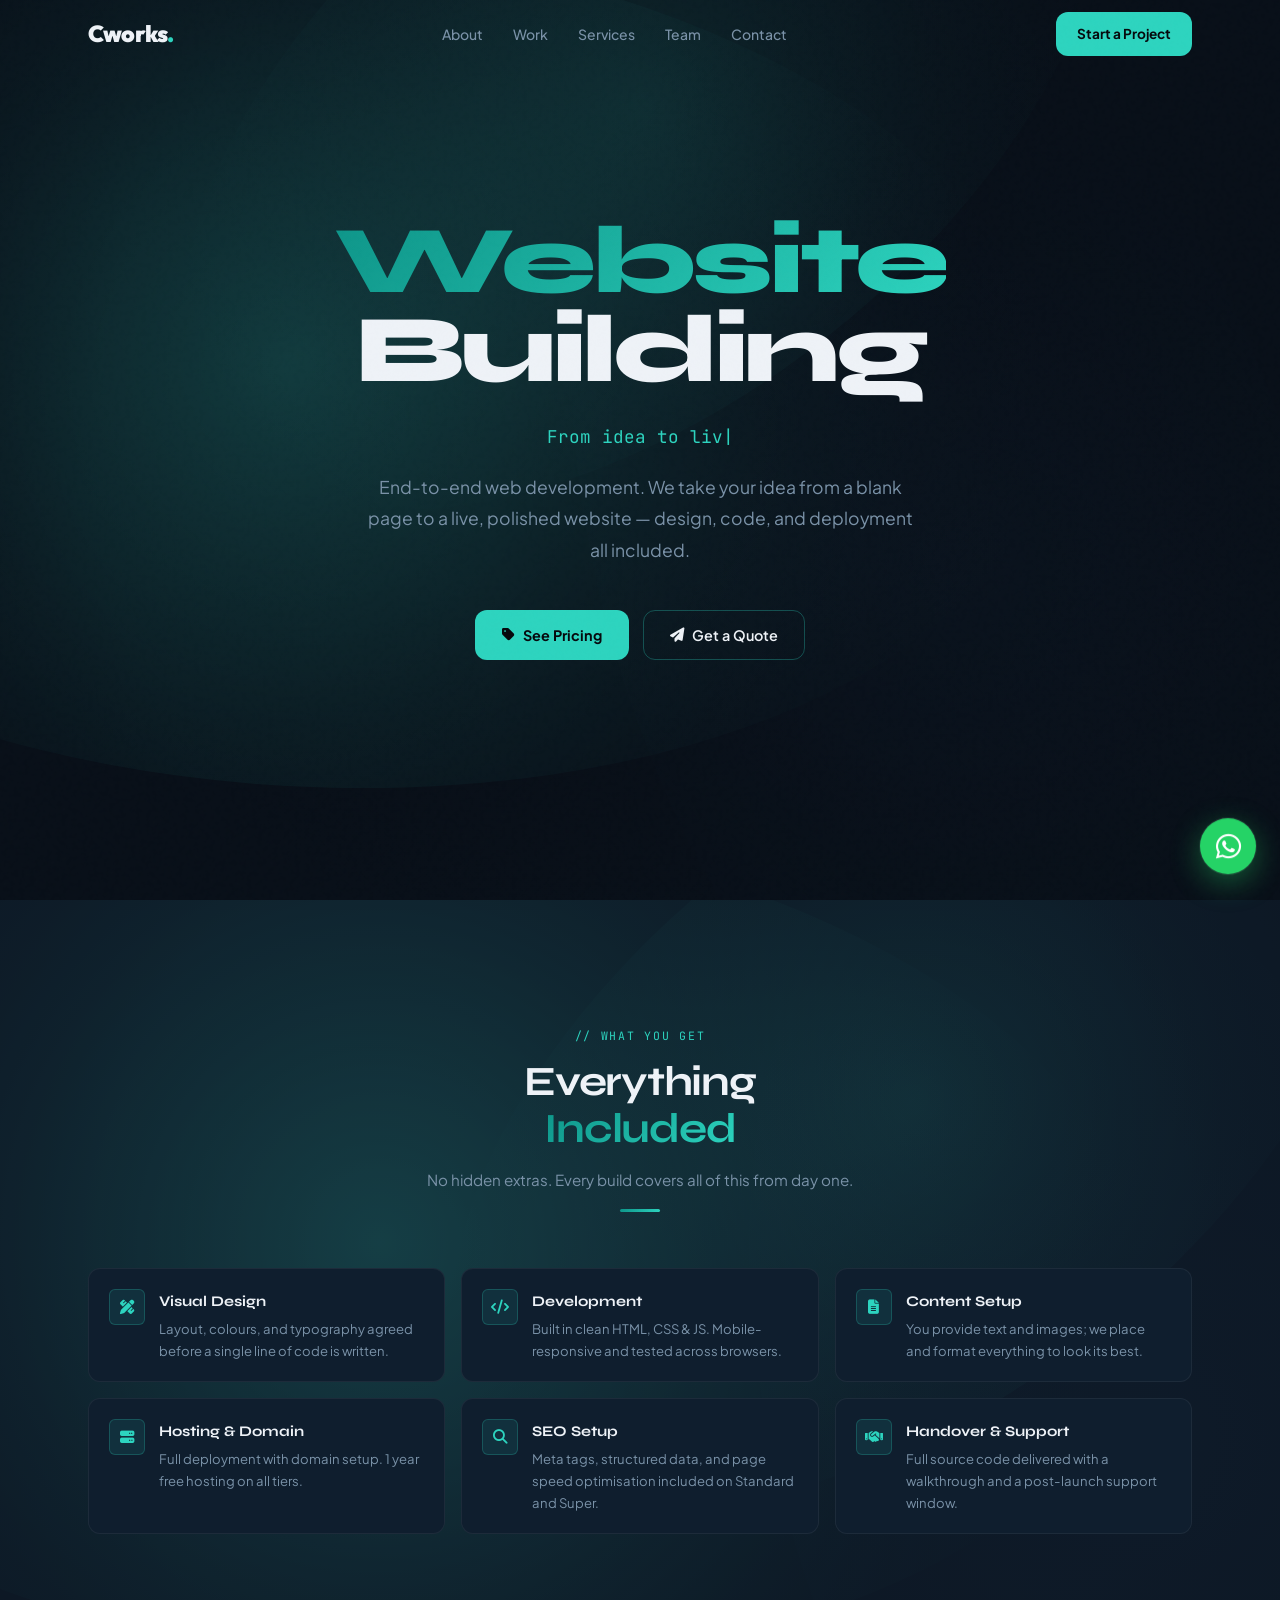
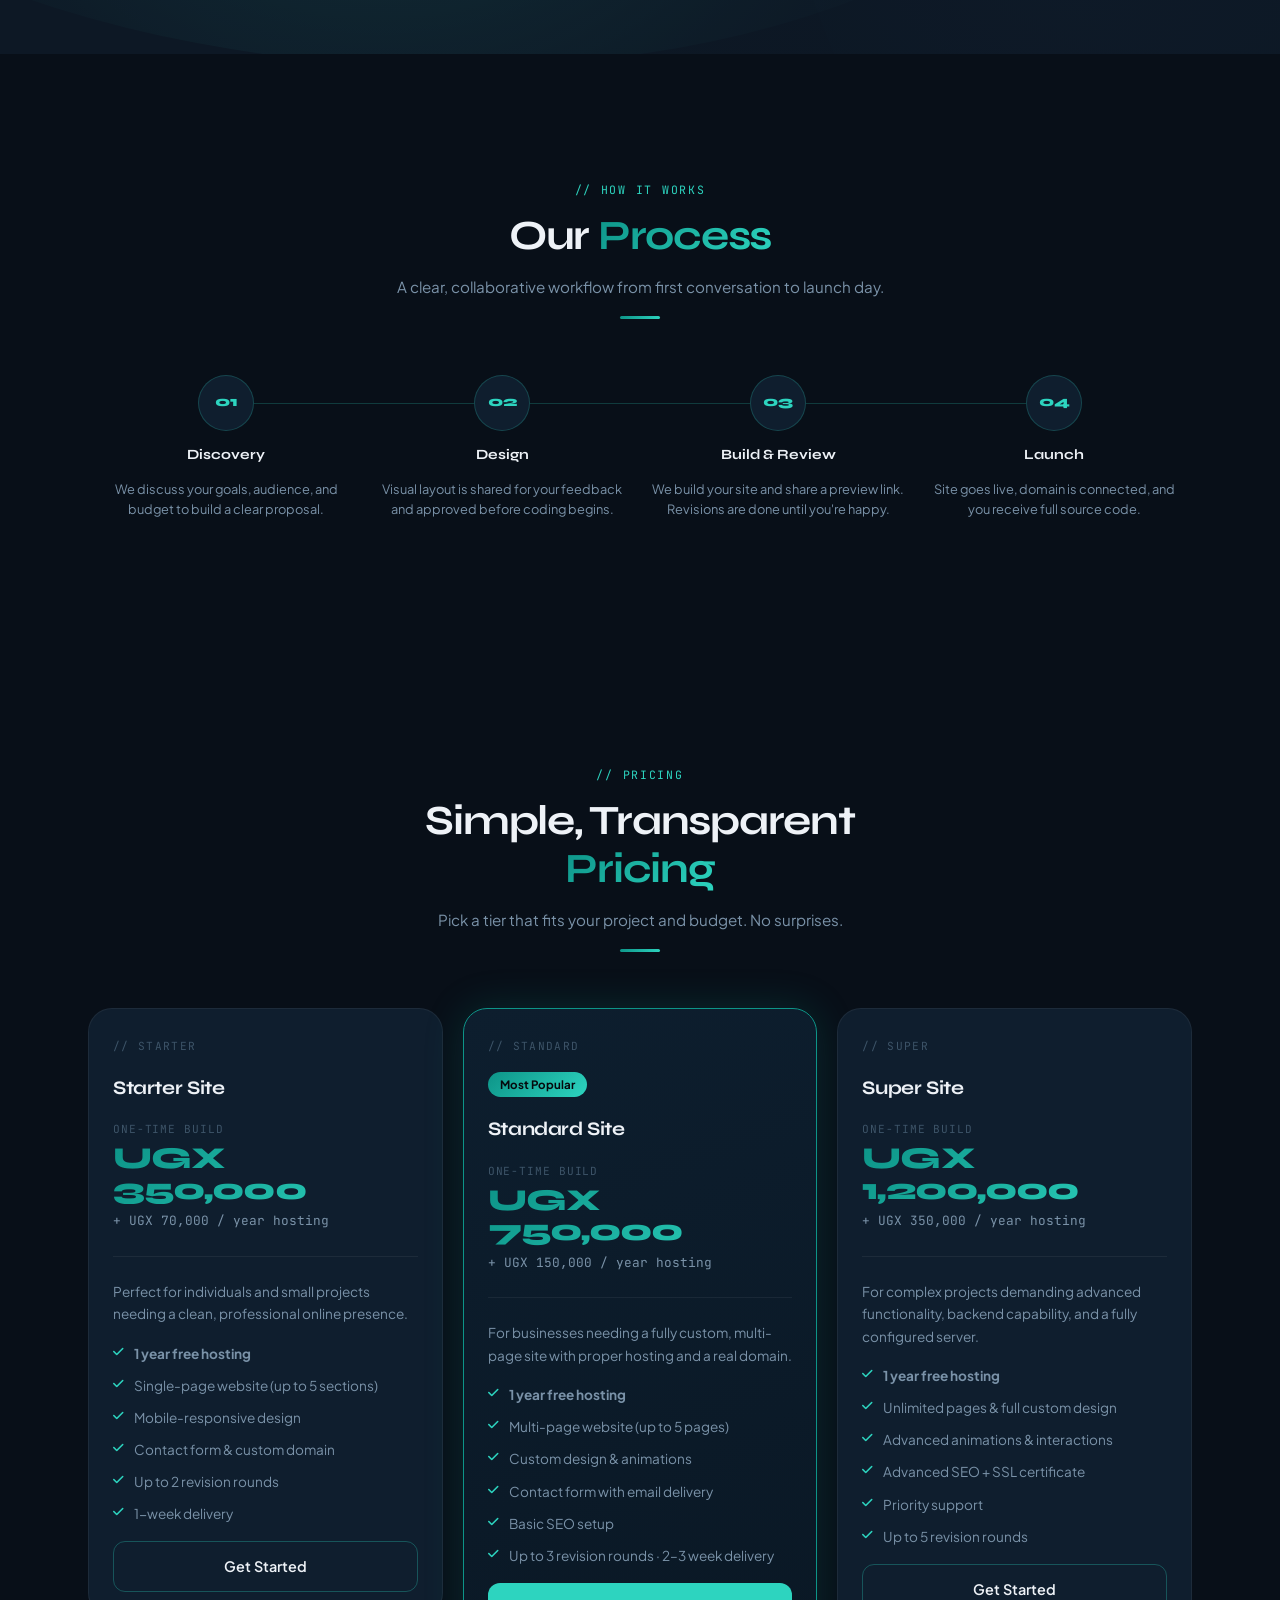
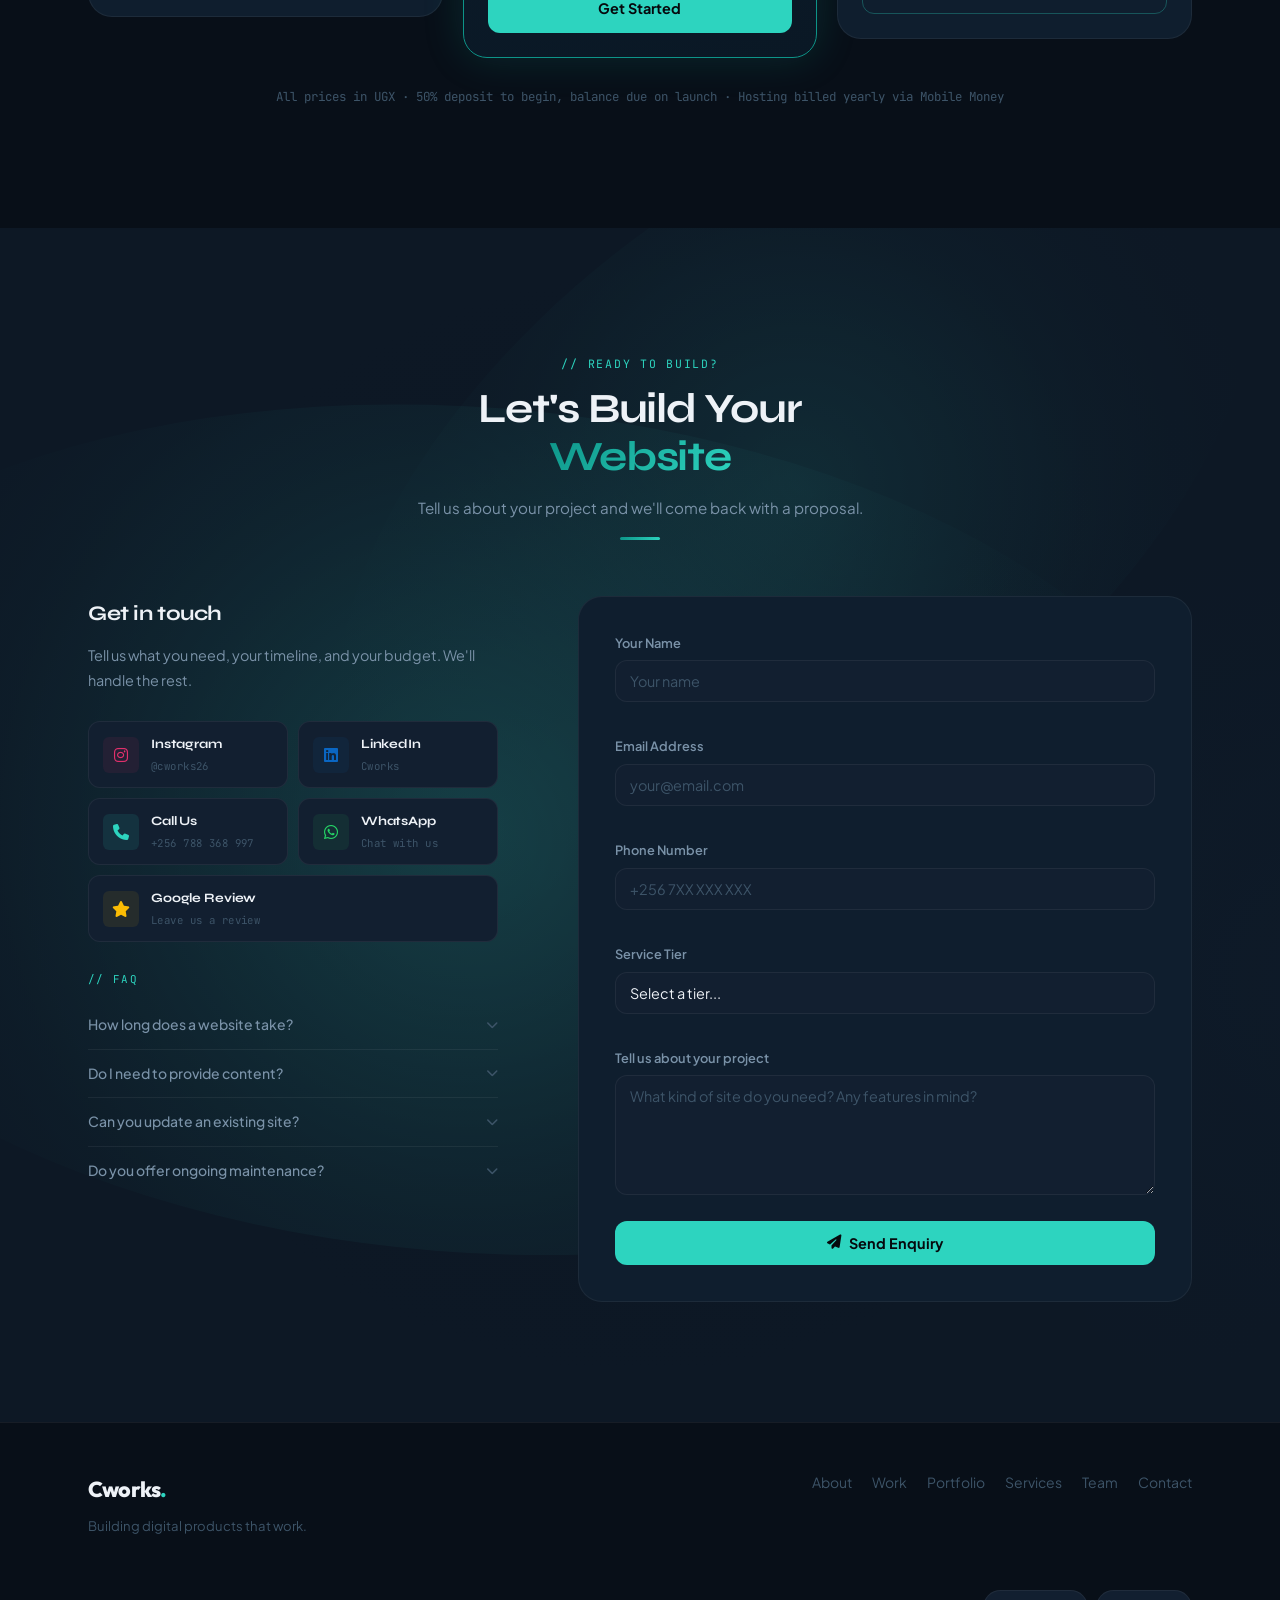
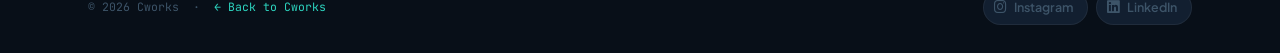
<file: web-development.html>
<!DOCTYPE html>
<html lang="en">
<head>
  <meta charset="UTF-8"/>
  <meta name="viewport" content="width=device-width, initial-scale=1.0"/>
  <title>Website Building — Cworks</title>

  <link rel="icon" type="image/png" href="favicon.png"/>
  <link rel="apple-touch-icon" href="favicon.png"/>

  <meta name="description" content="Cworks builds clean, fast, responsive websites for businesses and individuals. From design to live hosting."/>
  <meta name="keywords" content="website building web development responsive website Cworks"/>
  <meta name="author" content="Cworks — The Runner Team"/>
  <meta name="robots" content="index, follow"/>
  <meta name="theme-color" content="#415a77"/>
  <link rel="canonical" href="https://the-runner-team.github.io/website/web-development"/>

  <meta property="og:title" content="Website Building — Cworks"/>
  <meta property="og:description" content="Clean, fast, responsive websites built for businesses. Cworks takes your idea from design to live."/>
  <meta property="og:url" content="https://the-runner-team.github.io/website/web-development"/>
  <meta property="og:type" content="website"/>
  <meta property="og:site_name" content="Cworks"/>
  <meta property="og:image" content="https://the-runner-team.github.io/website/favicon.png"/>

  <meta name="twitter:card" content="summary_large_image"/>
  <meta name="twitter:title" content="Website Building | Cworks"/>
  <meta name="twitter:image" content="https://the-runner-team.github.io/website/favicon.png"/>
  <meta name="twitter:site" content="@cworks26"/>

  <link rel="preconnect" href="https://fonts.googleapis.com"/>
  <link rel="preconnect" href="https://fonts.gstatic.com" crossorigin=""/>
  <link href="https://fonts.googleapis.com/css2?family=Syne:wght@700;800&family=Plus+Jakarta+Sans:wght@300;400;500;600;700&family=JetBrains+Mono:wght@400;500&display=swap" rel="stylesheet"/>
  <link rel="stylesheet" href="https://cdnjs.cloudflare.com/ajax/libs/font-awesome/6.5.0/css/all.min.css"/>
  <link rel="stylesheet" href="css/styles.css"/>
</head>

<body>

  <!-- NAVBAR -->
  <nav class="navbar" id="navbar" role="navigation" aria-label="Main navigation">
    <div class="container nav-inner">
      <a href="./" class="nav-logo" aria-label="Cworks home">Cworks</a>
      <ul class="nav-links" role="list">
        <li><a href="./#about" class="nav-link">About</a></li>
        <li><a href="./#projects" class="nav-link">Work</a></li>
        <li><a href="./#services" class="nav-link">Services</a></li>
        <li><a href="./#team" class="nav-link">Team</a></li>
        <li><a href="#contact" class="nav-link">Contact</a></li>
      </ul>
      <div style="display:flex;align-items:center;gap:10px;">
        <a href="#contact" class="btn-primary" style="padding:9px 20px;font-size:0.85rem;">Start a Project</a>
        <button class="hamburger" id="hamburger" aria-label="Toggle menu" aria-expanded="false">
          <span></span><span></span><span></span>
        </button>
      </div>
    </div>
  </nav>
  <div class="mobile-menu" id="mobileMenu" role="menu">
    <a href="./#about" class="nav-link" role="menuitem">About</a>
    <a href="./#projects" class="nav-link" role="menuitem">Work</a>
    <a href="./#services" class="nav-link" role="menuitem">Services</a>
    <a href="./#team" class="nav-link" role="menuitem">Team</a>
    <a href="#contact" class="nav-link" role="menuitem">Contact</a>
    <a href="#contact" class="btn-primary" style="margin-top:8px;justify-content:center;">Start a Project</a>
  </div>


  <!-- HERO -->
  <section class="hero" id="hero" aria-label="Website Building service">
  <canvas class="aurora-canvas" id="auroraCanvas" aria-hidden="true"></canvas>
    <div class="container">
      <div class="hero-content">
        <h1 class="hero-title">
          <span class="gradient-text">Website</span> Building
        </h1>
        <p class="hero-subtitle">
          <span id="typing-text"></span><span class="typing-cursor" aria-hidden="true">|</span>
        </p>
        <p class="hero-description">
          End-to-end web development. We take your idea from a blank page to a live, polished website — design, code, and deployment all included.
        </p>
        <div class="hero-cta">
          <a href="#pricing" class="btn-primary"><i class="fa-solid fa-tag" aria-hidden="true"></i> See Pricing</a>
          <a href="#contact" class="btn-secondary"><i class="fa-solid fa-paper-plane" aria-hidden="true"></i> Get a Quote</a>
        </div>
      </div>
    </div>
  </section>


  <!-- WHAT'S INCLUDED -->
  <section class="section about" id="includes" aria-label="What's included">
  <canvas class="aurora-canvas section-aurora" aria-hidden="true"></canvas>
    <div class="container">
      <div class="section-header reveal">
        <span class="section-label">// what you get</span>
        <h2 class="section-title">Everything<br/><span class="gradient-text">Included</span></h2>
        <p class="section-description">No hidden extras. Every build covers all of this from day one.</p>
        <span class="accent-line" aria-hidden="true"></span>
      </div>

      <div class="features-grid reveal">
        <div class="feature-item">
          <div class="feature-icon"><i class="fa-solid fa-pen-ruler"></i></div>
          <div class="feature-text">
            <h4>Visual Design</h4>
            <p>Layout, colours, and typography agreed before a single line of code is written.</p>
          </div>
        </div>
        <div class="feature-item">
          <div class="feature-icon"><i class="fa-solid fa-code"></i></div>
          <div class="feature-text">
            <h4>Development</h4>
            <p>Built in clean HTML, CSS &amp; JS. Mobile-responsive and tested across browsers.</p>
          </div>
        </div>
        <div class="feature-item">
          <div class="feature-icon"><i class="fa-solid fa-file-lines"></i></div>
          <div class="feature-text">
            <h4>Content Setup</h4>
            <p>You provide text and images; we place and format everything to look its best.</p>
          </div>
        </div>
        <div class="feature-item">
          <div class="feature-icon"><i class="fa-solid fa-server"></i></div>
          <div class="feature-text">
            <h4>Hosting &amp; Domain</h4>
            <p>Full deployment with domain setup. 1 year free hosting on all tiers.</p>
          </div>
        </div>
        <div class="feature-item">
          <div class="feature-icon"><i class="fa-solid fa-magnifying-glass"></i></div>
          <div class="feature-text">
            <h4>SEO Setup</h4>
            <p>Meta tags, structured data, and page speed optimisation included on Standard and Super.</p>
          </div>
        </div>
        <div class="feature-item">
          <div class="feature-icon"><i class="fa-solid fa-handshake"></i></div>
          <div class="feature-text">
            <h4>Handover &amp; Support</h4>
            <p>Full source code delivered with a walkthrough and a post-launch support window.</p>
          </div>
        </div>
      </div>
    </div>
  </section>


  <!-- PROCESS -->
  <section class="section process-section has-grid" id="process" aria-label="Our process">
    <div class="container">
      <div class="section-header reveal">
        <span class="section-label">// how it works</span>
        <h2 class="section-title">Our <span class="gradient-text">Process</span></h2>
        <p class="section-description">A clear, collaborative workflow from first conversation to launch day.</p>
        <span class="accent-line" aria-hidden="true"></span>
      </div>

      <div class="process-compact reveal">
        <div class="process-compact-step">
          <div class="process-compact-num">01</div>
          <div class="process-compact-title">Discovery</div>
          <div class="process-compact-desc">We discuss your goals, audience, and budget to build a clear proposal.</div>
        </div>
        <div class="process-compact-step">
          <div class="process-compact-num">02</div>
          <div class="process-compact-title">Design</div>
          <div class="process-compact-desc">Visual layout is shared for your feedback and approved before coding begins.</div>
        </div>
        <div class="process-compact-step">
          <div class="process-compact-num">03</div>
          <div class="process-compact-title">Build &amp; Review</div>
          <div class="process-compact-desc">We build your site and share a preview link. Revisions are done until you're happy.</div>
        </div>
        <div class="process-compact-step">
          <div class="process-compact-num">04</div>
          <div class="process-compact-title">Launch</div>
          <div class="process-compact-desc">Site goes live, domain is connected, and you receive full source code.</div>
        </div>
      </div>
    </div>
  </section>


  <!-- PRICING -->
  <section class="section projects" id="pricing" aria-label="Pricing">
    <div class="container">
      <div class="section-header reveal">
        <span class="section-label">// pricing</span>
        <h2 class="section-title">Simple, Transparent<br/><span class="gradient-text">Pricing</span></h2>
        <p class="section-description">Pick a tier that fits your project and budget. No surprises.</p>
        <span class="accent-line" aria-hidden="true"></span>
      </div>

      <div class="pricing-grid reveal">

        <div class="pricing-card">
          <div class="pricing-tier-label font-code">// starter</div>
          <h3 class="pricing-name">Starter Site</h3>
          <div class="ch-price-block">
            <div class="ch-price-label">One-time build</div>
            <div class="ch-price-main gradient-text">UGX 350,000</div>
            <div class="ch-price-hosting">+ UGX 70,000 / year hosting</div>
          </div>
          <div class="ch-divider"></div>
          <p class="pricing-desc">Perfect for individuals and small projects needing a clean, professional online presence.</p>
          <ul class="pricing-features">
            <li><i class="fa-solid fa-check" aria-hidden="true"></i> <strong>1 year free hosting</strong></li>
            <li><i class="fa-solid fa-check" aria-hidden="true"></i> Single-page website (up to 5 sections)</li>
            <li><i class="fa-solid fa-check" aria-hidden="true"></i> Mobile-responsive design</li>
            <li><i class="fa-solid fa-check" aria-hidden="true"></i> Contact form &amp; custom domain</li>
            <li><i class="fa-solid fa-check" aria-hidden="true"></i> Up to 2 revision rounds</li>
            <li><i class="fa-solid fa-check" aria-hidden="true"></i> 1-week delivery</li>
          </ul>
          <a href="#contact" class="btn-secondary" style="width:100%;justify-content:center;margin-top:auto;">Get Started</a>
        </div>

        <div class="pricing-card pricing-card--featured">
          <div class="pricing-tier-label font-code">// standard</div>
          <div class="pricing-popular-badge">Most Popular</div>
          <h3 class="pricing-name">Standard Site</h3>
          <div class="ch-price-block">
            <div class="ch-price-label">One-time build</div>
            <div class="ch-price-main gradient-text">UGX 750,000</div>
            <div class="ch-price-hosting">+ UGX 150,000 / year hosting</div>
          </div>
          <div class="ch-divider"></div>
          <p class="pricing-desc">For businesses needing a fully custom, multi-page site with proper hosting and a real domain.</p>
          <ul class="pricing-features">
            <li><i class="fa-solid fa-check" aria-hidden="true"></i> <strong>1 year free hosting</strong></li>
            <li><i class="fa-solid fa-check" aria-hidden="true"></i> Multi-page website (up to 5 pages)</li>
            <li><i class="fa-solid fa-check" aria-hidden="true"></i> Custom design &amp; animations</li>
            <li><i class="fa-solid fa-check" aria-hidden="true"></i> Contact form with email delivery</li>
            <li><i class="fa-solid fa-check" aria-hidden="true"></i> Basic SEO setup</li>
            <li><i class="fa-solid fa-check" aria-hidden="true"></i> Up to 3 revision rounds · 2–3 week delivery</li>
          </ul>
          <a href="#contact" class="btn-primary" style="width:100%;justify-content:center;margin-top:auto;">Get Started</a>
        </div>

        <div class="pricing-card">
          <div class="pricing-tier-label font-code">// super</div>
          <h3 class="pricing-name">Super Site</h3>
          <div class="ch-price-block">
            <div class="ch-price-label">One-time build</div>
            <div class="ch-price-main gradient-text">UGX 1,200,000</div>
            <div class="ch-price-hosting">+ UGX 350,000 / year hosting</div>
          </div>
          <div class="ch-divider"></div>
          <p class="pricing-desc">For complex projects demanding advanced functionality, backend capability, and a fully configured server.</p>
          <ul class="pricing-features">
            <li><i class="fa-solid fa-check" aria-hidden="true"></i> <strong>1 year free hosting</strong></li>
            <li><i class="fa-solid fa-check" aria-hidden="true"></i> Unlimited pages &amp; full custom design</li>
            <li><i class="fa-solid fa-check" aria-hidden="true"></i> Advanced animations &amp; interactions</li>
            <li><i class="fa-solid fa-check" aria-hidden="true"></i> Advanced SEO + SSL certificate</li>
            <li><i class="fa-solid fa-check" aria-hidden="true"></i> Priority support</li>
            <li><i class="fa-solid fa-check" aria-hidden="true"></i> Up to 5 revision rounds</li>
          </ul>
          <a href="#contact" class="btn-secondary" style="width:100%;justify-content:center;margin-top:auto;">Get Started</a>
        </div>

      </div>
      <p class="pricing-notes">All prices in UGX · 50% deposit to begin, balance due on launch · Hosting billed yearly via Mobile Money</p>
    </div>
  </section>


  <!-- CONTACT -->
  <section class="section contact has-grid bg-1-section" id="contact" aria-label="Get in touch">
  <canvas class="aurora-canvas section-aurora" aria-hidden="true"></canvas>
    <div class="container">
      <div class="section-header reveal">
        <span class="section-label">// ready to build?</span>
        <h2 class="section-title">Let's Build Your<br/><span class="gradient-text">Website</span></h2>
        <p class="section-description">Tell us about your project and we'll come back with a proposal.</p>
        <span class="accent-line" aria-hidden="true"></span>
      </div>

      <div class="contact-wrapper contact-wrapper--wide">
        <div class="contact-info reveal">
          <h3>Get in touch</h3>
          <p>Tell us what you need, your timeline, and your budget. We'll handle the rest.</p>
          <div class="social-grid">
            <a href="https://www.instagram.com/cworks26/" class="social-card social-card--instagram" target="_blank" rel="noopener noreferrer">
              <div class="social-card-icon"><i class="fa-brands fa-instagram" aria-hidden="true"></i></div>
              <div class="social-card-text">
                <span class="social-card-platform">Instagram</span>
                <span class="social-card-handle">@cworks26</span>
              </div>
            </a>
            <a href="https://www.linkedin.com/company/cworks26/" class="social-card social-card--linkedin" target="_blank" rel="noopener noreferrer">
              <div class="social-card-icon"><i class="fa-brands fa-linkedin" aria-hidden="true"></i></div>
              <div class="social-card-text">
                <span class="social-card-platform">LinkedIn</span>
                <span class="social-card-handle">Cworks</span>
              </div>
            </a>
            <a href="tel:+256788368997" class="social-card social-card--phone">
              <div class="social-card-icon"><i class="fa-solid fa-phone" aria-hidden="true"></i></div>
              <div class="social-card-text">
                <span class="social-card-platform">Call Us</span>
                <span class="social-card-handle">+256 788 368 997</span>
              </div>
            </a>
            <a href="https://wa.me/256788368997" class="social-card social-card--whatsapp" target="_blank" rel="noopener noreferrer">
              <div class="social-card-icon"><i class="fa-brands fa-whatsapp" aria-hidden="true"></i></div>
              <div class="social-card-text">
                <span class="social-card-platform">WhatsApp</span>
                <span class="social-card-handle">Chat with us</span>
              </div>
            </a>
            <a href="https://g.page/r/CXH2-fsHKeH0EBM/review" class="social-card social-card--google" target="_blank" rel="noopener noreferrer" style="grid-column: span 2;">
              <div class="social-card-icon"><i class="fa-solid fa-star" aria-hidden="true"></i></div>
              <div class="social-card-text">
                <span class="social-card-platform">Google Review</span>
                <span class="social-card-handle">Leave us a review</span>
              </div>
            </a>
          </div>

          <div class="faq-inline">
            <p class="faq-inline-label font-code">// faq</p>
            <details class="faq-item">
              <summary class="faq-question">How long does a website take?<i class="fa-solid fa-chevron-down faq-icon"></i></summary>
              <div class="faq-answer"><p>Starter ~1 week, Standard 2–3 weeks, Super agreed per project.</p></div>
            </details>
            <details class="faq-item">
              <summary class="faq-question">Do I need to provide content?<i class="fa-solid fa-chevron-down faq-icon"></i></summary>
              <div class="faq-answer"><p>Yes — text, images, and any branding assets. We advise on what's needed at the start.</p></div>
            </details>
            <details class="faq-item">
              <summary class="faq-question">Can you update an existing site?<i class="fa-solid fa-chevron-down faq-icon"></i></summary>
              <div class="faq-answer"><p>Yes. Share what you have and what you'd like changed — we'll assess and quote.</p></div>
            </details>
            <details class="faq-item">
              <summary class="faq-question">Do you offer ongoing maintenance?<i class="fa-solid fa-chevron-down faq-icon"></i></summary>
              <div class="faq-answer"><p>Yes — updates and fixes available case-by-case or as a retainer. Discuss during your discovery call.</p></div>
            </details>
          </div>
        </div>

        <div class="contact-form reveal reveal-delay-2">
          <form id="contact-form" action="https://api.web3forms.com/submit" method="POST" aria-label="Website enquiry form" novalidate>
            <input type="hidden" name="access_key" value="dd3dd29d-fc75-4ea5-b907-18526ad695c6"/>
            <input type="hidden" name="redirect" value="false"/>
            <input type="hidden" name="subject" value="Website Building Enquiry — Cworks"/>
            <input type="hidden" name="from_name" value="Cworks Website Building Page"/>

            <div class="form-group">
              <label class="form-label" for="contact-name">Your Name</label>
              <input class="form-input" type="text" id="contact-name" name="name" placeholder="Your name" autocomplete="name" required/>
              <span class="form-error" id="name-error" aria-live="polite"></span>
            </div>
            <div class="form-group">
              <label class="form-label" for="contact-email">Email Address</label>
              <input class="form-input" type="email" id="contact-email" name="email" placeholder="your@email.com" autocomplete="email" required/>
              <span class="form-error" id="email-error" aria-live="polite"></span>
            </div>
            <div class="form-group">
              <label class="form-label" for="contact-phone">Phone Number</label>
              <input class="form-input" type="tel" id="contact-phone" name="phone" placeholder="+256 7XX XXX XXX" autocomplete="tel" required/>
              <span class="form-error" id="phone-error" aria-live="polite"></span>
            </div>
            <div class="form-group">
              <label class="form-label" for="contact-tier">Service Tier</label>
              <select class="form-input form-select" id="contact-tier" name="tier" required>
                <option value="" disabled selected>Select a tier...</option>
                <option value="Starter Site — UGX 350,000 (1 Year Free Hosting)">Starter Site — UGX 350,000 (1 Year Free Hosting)</option>
                <option value="Standard Site — UGX 750,000 (1 Year Free Hosting)">Standard Site — UGX 750,000 (1 Year Free Hosting)</option>
                <option value="Super Site — UGX 1,200,000 (1 Year Free Hosting)">Super Site — UGX 1,200,000 (1 Year Free Hosting)</option>
                <option value="Consultation — Let's discuss">Consultation — Let's discuss</option>
              </select>
              <span class="form-error" id="tier-error" aria-live="polite"></span>
            </div>
            <div class="form-group">
              <label class="form-label" for="contact-message">Tell us about your project</label>
              <textarea class="form-textarea" id="contact-message" name="message" placeholder="What kind of site do you need? Any features in mind?" rows="5" required></textarea>
            </div>
            <div id="form-feedback" class="form-feedback" aria-live="polite" hidden></div>
            <button type="submit" id="form-submit" class="btn-primary" style="width:100%;justify-content:center;">
              <i class="fa-solid fa-paper-plane" aria-hidden="true"></i> Send Enquiry
            </button>
          </form>
        </div>
      </div>
    </div>
  </section>


  <!-- FOOTER -->
  <footer class="footer" role="contentinfo">
  <div class="container">
    <div class="footer-inner">
      <div>
        <div class="footer-logo-wrap">Cworks</div>
        <p class="footer-tagline">Building digital products that work.</p>
      </div>
      <nav aria-label="Footer navigation">
        <div class="footer-nav">
          <a href="./#about"    class="footer-link">About</a>
          <a href="./#projects" class="footer-link">Work</a>
          <a href="portfolio.html"      class="footer-link">Portfolio</a>
          <a href="./#services" class="footer-link">Services</a>
          <a href="./#team"     class="footer-link">Team</a>
          <a href="#contact"            class="footer-link">Contact</a>
        </div>
      </nav>
    </div>
    <div class="footer-bottom">
      <p class="footer-copy">© <span class="footer-year"></span> Cworks &nbsp;·&nbsp; <a href="./" style="color:var(--teal);">← Back to Cworks</a></p>
      <div class="footer-socials-upgraded">
        <a href="https://www.instagram.com/cworks26/" class="footer-social-pill footer-social-pill--instagram" target="_blank" rel="noopener noreferrer" aria-label="Instagram">
          <i class="fa-brands fa-instagram" aria-hidden="true"></i> Instagram
        </a>
        <a href="https://www.linkedin.com/company/cworks26/" class="footer-social-pill footer-social-pill--linkedin" target="_blank" rel="noopener noreferrer" aria-label="LinkedIn">
          <i class="fa-brands fa-linkedin" aria-hidden="true"></i> LinkedIn
        </a>
      </div>
    </div>
  </div>
</footer>

  <script src="js/script.js"></script>
</body>
</html>
</file>
<file: css/styles.css>
@import url('https://fonts.googleapis.com/css2?family=Outfit:wght@800;900&display=swap');

/* ============================================================
   Cworks — Design System v3
   Fonts: Syne (display) · Plus Jakarta Sans (body) · JetBrains Mono
   Accent: Electric Teal #2dd4bf / #0d9488
   ============================================================ */

/* ── TOKENS ─────────────────────────────────────────────── */
:root {
  --bg-0:          #080f18;
  --bg-1:          #0d1825;
  --bg-2:          #121f30;
  --bg-card:       #0f1e2e;
  --bg-card-hover: #152536;

  --teal:          #2dd4bf;
  --teal-dark:     #0d9488;
  --teal-dim:      rgba(45,212,191,0.1);
  --teal-glow:     0 0 40px rgba(45,212,191,0.18);
  --teal-border:   rgba(45,212,191,0.22);

  --text-1: #eef2f7;
  --text-2: #7a92a8;
  --text-3: #3d5468;

  --border:       rgba(255,255,255,0.06);
  --border-hover: rgba(45,212,191,0.3);

  --radius-sm: 6px;
  --radius-md: 12px;
  --radius-lg: 18px;
  --radius-xl: 24px;

  --shadow-card: 0 4px 40px rgba(0,0,0,0.5);
  --shadow-teal: 0 8px 32px rgba(13,148,136,0.28);

  --ease: cubic-bezier(0.16,1,0.3,1);
  --t:    0.32s;
}

/* ── RESET ──────────────────────────────────────────────── */
*,*::before,*::after { box-sizing:border-box; margin:0; padding:0; }
html { scroll-behavior:smooth; }
body {
  font-family:'Plus Jakarta Sans',sans-serif;
  background:var(--bg-0); color:var(--text-1);
  line-height:1.7; overflow-x:hidden;
  -webkit-font-smoothing:antialiased;
}
img { max-width:100%; display:block; }
a   { color:inherit; text-decoration:none; }
ul  { list-style:none; }
button { cursor:pointer; border:none; background:none; font-family:inherit; }

/* ── LAYOUT ─────────────────────────────────────────────── */
.container { width:100%; max-width:1160px; margin:0 auto; padding:0 28px; }
.section   { padding:120px 0; }

/* ── TYPE ───────────────────────────────────────────────── */
.label, .font-code {
  font-family:'JetBrains Mono',monospace;
  font-size:0.72rem; letter-spacing:0.15em;
  text-transform:uppercase; color:var(--teal);
}
.eyebrow { display:flex; align-items:center; gap:10px; margin-bottom:20px; }
.eyebrow::before {
  content:''; display:block; width:28px; height:2px;
  background:var(--teal); border-radius:2px; flex-shrink:0;
}
.teal { color:var(--teal); }
.gradient-text, .teal-gradient {
  background:linear-gradient(135deg,var(--teal-dark),var(--teal));
  -webkit-background-clip:text; -webkit-text-fill-color:transparent; background-clip:text;
}

/* ── NOISE OVERLAY ──────────────────────────────────────── */
body::before {
  content:''; position:fixed; inset:0;
  background-image:url("data:image/svg+xml,%3Csvg viewBox='0 0 200 200' xmlns='http://www.w3.org/2000/svg'%3E%3Cfilter id='n'%3E%3CfeTurbulence type='fractalNoise' baseFrequency='0.85' numOctaves='4' stitchTiles='stitch'/%3E%3C/filter%3E%3Crect width='100%25' height='100%25' filter='url(%23n)' opacity='0.05'/%3E%3C/svg%3E");
  pointer-events:none; z-index:999; opacity:0.3;
}

/* ── NAVBAR ─────────────────────────────────────────────── */
.navbar {
  position:fixed; top:0; left:0; width:100%; z-index:100;
  transition:background var(--t) var(--ease), border-color var(--t);
  border-bottom:1px solid transparent;
}
.navbar.scrolled {
  background:rgba(6,9,13,0.88);
  backdrop-filter:blur(24px); -webkit-backdrop-filter:blur(24px);
  border-bottom-color:var(--border);
}
.nav-inner { display:flex; align-items:center; justify-content:space-between; height:68px; }
.nav-logo {
  display: inline-flex;
  align-items: center;
  font-family: 'Outfit', sans-serif;
  font-weight: 900;
  font-size: 1.45rem;
  letter-spacing: -0.02em;
  color: var(--text-1);
  transition: color var(--t) var(--ease), text-shadow var(--t) var(--ease);
}
.nav-logo::after {
  content: '.';
  color: var(--teal);
}
.nav-logo:hover {
  color: var(--teal);
  text-shadow: 0 0 15px rgba(45, 212, 191, 0.35);
}
.nav-links { display:flex; align-items:center; gap:2px; }
.nav-link {
  padding:6px 14px; font-size:0.875rem; font-weight:500;
  color:var(--text-2); border-radius:var(--radius-sm);
  transition:color var(--t),background var(--t);
}
.nav-link:hover, .nav-link.active { color:var(--text-1); background:rgba(255,255,255,0.05); }
.hamburger { display:none; flex-direction:column; gap:5px; padding:6px; }
.hamburger span { display:block; width:22px; height:2px; background:var(--text-1); border-radius:2px; transition:all 0.3s; }
.hamburger.active span:nth-child(1) { transform:translateY(7px) rotate(45deg); }
.hamburger.active span:nth-child(2) { opacity:0; transform:scaleX(0); }
.hamburger.active span:nth-child(3) { transform:translateY(-7px) rotate(-45deg); }
.mobile-menu {
  display:none; position:fixed; top:68px; left:0; right:0;
  background:rgba(6,9,13,0.97); backdrop-filter:blur(24px);
  border-bottom:1px solid var(--border);
  padding:16px 28px; flex-direction:column; gap:4px; z-index:99;
}
.mobile-menu.open { display:flex; }
.mobile-menu .nav-link { padding:12px 14px; font-size:0.95rem; }

/* ── BUTTONS ────────────────────────────────────────────── */
.btn-primary {
  display:inline-flex; align-items:center; gap:8px;
  padding:12px 26px; background:var(--teal); color:#06090d;
  font-family:'Plus Jakarta Sans',sans-serif; font-size:0.9rem; font-weight:700;
  border-radius:var(--radius-md); border:1px solid transparent;
  transition:all var(--t) var(--ease); cursor:pointer; white-space:nowrap;
}
.btn-primary:hover { background:#fff; transform:translateY(-2px); box-shadow:var(--shadow-teal); }

.btn-secondary, .btn-outline {
  display:inline-flex; align-items:center; gap:8px;
  padding:12px 26px; background:transparent; color:var(--text-1);
  font-family:'Plus Jakarta Sans',sans-serif; font-size:0.9rem; font-weight:600;
  border-radius:var(--radius-md); border:1px solid var(--border-hover);
  transition:all var(--t) var(--ease); cursor:pointer; white-space:nowrap;
}
.btn-secondary:hover, .btn-outline:hover {
  background:var(--teal-dim); border-color:var(--teal);
  color:var(--teal); transform:translateY(-2px);
}

.btn-ghost {
  display:inline-flex; align-items:center; gap:6px;
  background:transparent; color:var(--teal);
  font-size:0.85rem; font-weight:600; border:none;
  transition:gap var(--t) var(--ease); cursor:pointer;
}
.btn-ghost:hover { gap:10px; }

/* ── AURORA CANVAS ──────────────────────────────────────── */
.aurora-canvas { position:absolute; inset:0; width:100%; height:100%; pointer-events:none; z-index:0; }
.hero .aurora-canvas    { opacity:0.6; }
.section .aurora-canvas { opacity:0.55; }
.section > .container, .hero > .container { position:relative; z-index:1; }

/* ── HERO ───────────────────────────────────────────────── */
.hero {
  position:relative; min-height:100vh;
  display:flex; align-items:center;
  overflow:hidden; background:var(--bg-0);
}
.hero-orb {
  position:absolute; border-radius:50%; filter:blur(90px); pointer-events:none;
}
.orb-1 {
  width:700px; height:700px;
  background:radial-gradient(circle,rgba(13,148,136,0.28) 0%,transparent 65%);
  top:-200px; left:-180px; animation:drift-1 20s ease-in-out infinite;
}
.orb-2 {
  width:500px; height:500px;
  background:radial-gradient(circle,rgba(45,212,191,0.14) 0%,transparent 65%);
  bottom:-100px; right:-50px; animation:drift-2 25s ease-in-out infinite;
}
@keyframes drift-1 { 0%,100%{transform:translate(0,0)} 33%{transform:translate(50px,-30px)} 66%{transform:translate(-20px,40px)} }
@keyframes drift-2 { 0%,100%{transform:translate(0,0)} 50%{transform:translate(-40px,-50px)} }

.hero-content {
  position:relative; z-index:2; padding:140px 0 100px; max-width:880px;
  margin:0 auto; text-align:center;
  display:flex; flex-direction:column; align-items:center;
}

/* index.html hero */
.hero-status {
  display:inline-flex; align-items:center; gap:10px;
  background:rgba(45,212,191,0.06); border:1px solid var(--teal-border);
  border-radius:100px; padding:7px 18px 7px 12px; margin-bottom:36px;
}
.status-dot {
  width:8px; height:8px; border-radius:50%; background:var(--teal);
  box-shadow:0 0 0 3px rgba(45,212,191,0.2); flex-shrink:0;
  animation:pulse-ring 2.5s ease-in-out infinite;
}
@keyframes pulse-ring {
  0%,100%{box-shadow:0 0 0 3px rgba(45,212,191,0.2)}
  50%     {box-shadow:0 0 0 7px rgba(45,212,191,0.05)}
}
.hero-headline {
  font-family:'Syne',sans-serif;
  font-size:clamp(3.5rem,9vw,7.5rem);
  font-weight:800; line-height:0.92; letter-spacing:-0.045em;
  margin-bottom:28px; color:var(--text-1);
}
.hero-sub {
  font-size:clamp(1rem,2vw,1.18rem); color:var(--text-2);
  max-width:560px; line-height:1.78; margin:0 auto 44px; text-align:center;
}
.hero-cta { display:flex; align-items:center; justify-content:center; gap:14px; flex-wrap:wrap; margin-bottom:64px; }
.hero-stats { display:flex; justify-content:center; border-top:1px solid var(--border); padding-top:40px; max-width:480px; width:100%; margin:0 auto; }
.hero-stat { padding-right:36px; margin-right:36px; border-right:1px solid var(--border); }
.hero-stat:last-child { border-right:none; margin-right:0; padding-right:0; }
.hero-stat-value { font-family:'Syne',sans-serif; font-size:2.2rem; font-weight:800; letter-spacing:-0.04em; color:var(--text-1); line-height:1; margin-bottom:4px; }
.hero-stat-label { font-family:'JetBrains Mono',monospace; font-size:0.7rem; color:var(--text-3); letter-spacing:0.1em; text-transform:uppercase; }

/* service page hero */
.hero-badge {
  display:inline-flex; align-items:center; gap:10px;
  background:rgba(45,212,191,0.06); border:1px solid var(--teal-border);
  border-radius:100px; padding:7px 18px 7px 12px; margin-bottom:36px;
}
.hero-badge-dot {
  width:8px; height:8px; border-radius:50%; background:var(--teal);
  box-shadow:0 0 0 3px rgba(45,212,191,0.2); flex-shrink:0;
  animation:pulse-ring 2.5s ease-in-out infinite;
}
.hero-title {
  font-family:'Syne',sans-serif;
  font-size:clamp(3rem,9vw,6rem);
  font-weight:800; line-height:0.93; letter-spacing:-0.045em;
  margin-bottom:28px; color:var(--text-1);
}
.hero-subtitle {
  font-family:'JetBrains Mono',monospace;
  font-size:clamp(0.95rem,2vw,1.1rem);
  color:var(--teal); margin-bottom:20px; min-height:1.5em;
}
.typing-cursor { display:inline-block; animation:blink 1.1s step-end infinite; color:var(--teal); }
@keyframes blink { 0%,100%{opacity:1} 50%{opacity:0} }
.hero-description {
  font-size:clamp(1rem,2vw,1.1rem); color:var(--text-2);
  max-width:560px; line-height:1.78; margin:0 auto 44px; text-align:center;
}

/* ── MARQUEE ────────────────────────────────────────────── */
.marquee-section {
  border-top:1px solid var(--border); border-bottom:1px solid var(--border);
  background:var(--bg-1); padding:18px 0; overflow:hidden;
}
.marquee-track { display:flex; animation:marquee 32s linear infinite; width:max-content; }
.marquee-track:hover { animation-play-state:paused; }
.marquee-item {
  display:flex; align-items:center; gap:10px; padding:0 36px;
  font-family:'JetBrains Mono',monospace; font-size:0.75rem;
  color:var(--text-3); letter-spacing:0.08em; text-transform:uppercase;
  white-space:nowrap; transition:color var(--t);
}
.marquee-item:hover { color:var(--teal); }
.marquee-item img { width:18px; height:18px; opacity:0.4; filter:grayscale(1); transition:all var(--t); }
.marquee-item:hover img { opacity:1; filter:grayscale(0); }
.marquee-sep { color:var(--text-3); font-size:0.5rem; }
@keyframes marquee { from{transform:translateX(0)} to{transform:translateX(-50%)} }

/* ── SECTION HEADERS ────────────────────────────────────── */
.section-header { text-align:center; margin-bottom:56px; }
.section-label {
  display:inline-block;
  font-family:'JetBrains Mono',monospace; font-size:0.72rem;
  color:var(--teal); letter-spacing:0.15em; text-transform:uppercase; margin-bottom:12px;
}
.section-title {
  font-family:'Syne',sans-serif;
  font-size:clamp(1.8rem,4vw,2.6rem); font-weight:700;
  line-height:1.15; letter-spacing:-0.03em; color:var(--text-1);
}
.section-description {
  margin-top:14px; font-size:0.95rem; color:var(--text-2);
  max-width:520px; margin-left:auto; margin-right:auto;
}
.accent-line {
  display:block; width:40px; height:3px;
  background:linear-gradient(135deg,var(--teal-dark),var(--teal));
  border-radius:2px; margin:16px auto 0;
}

/* ── SECTION BACKGROUNDS ────────────────────────────────── */
.about           { background:var(--bg-1); position:relative; overflow:hidden; }
.projects        { background:var(--bg-0); }
.process-section { background:var(--bg-0); }
.contact         { background:var(--bg-1); position:relative; overflow:hidden; }
.has-grid        { position:relative; }
.has-grid > .container,
.has-grid > * > .container { position:relative; z-index:1; }

/* ── VALUE PROPS ────────────────────────────────────────── */
.value-section { background:var(--bg-0); }
.purpose-grid {
  display:grid; grid-template-columns:1fr 1fr;
  gap:24px; margin-top:40px; margin-bottom:48px;
}
.purpose-card {
  background:var(--bg-1); border:1px solid var(--border);
  border-radius:var(--radius-xl); padding:32px;
  position:relative; overflow:hidden; transition:all var(--t) var(--ease);
}
.purpose-card:hover {
  background:var(--bg-card); border-color:var(--teal-border);
  box-shadow:0 10px 30px -10px rgba(45, 212, 191, 0.05);
}
.purpose-card::before {
  content:''; position:absolute; top:0; left:0; right:0; height:2px;
  background:linear-gradient(90deg,var(--teal-dark),var(--teal));
  transform:scaleX(0); transform-origin:left; transition:transform 0.5s var(--ease);
}
.purpose-card:hover::before { transform:scaleX(1); }
.purpose-badge {
  font-family:'Syne',sans-serif; font-size:0.68rem; font-weight:700;
  text-transform:uppercase; color:var(--teal); letter-spacing:0.1em;
  background:var(--teal-dim); border:1px solid var(--teal-border);
  padding:4px 12px; border-radius:100px; display:inline-block; margin-bottom:20px;
}
.purpose-text {
  font-size:1.05rem; color:var(--text-1); line-height:1.65; font-weight:500;
}
.value-grid {
  display:grid; grid-template-columns:repeat(3,1fr);
  gap:2px; background:var(--border);
  border:1px solid var(--border); border-radius:var(--radius-xl);
  overflow:hidden; margin-top:56px;
}
.value-card { background:var(--bg-1); padding:40px 32px; position:relative; transition:background var(--t) var(--ease); }
.value-card:hover { background:var(--bg-card); }
.value-card::before {
  content:''; position:absolute; top:0; left:0; right:0; height:2px;
  background:linear-gradient(90deg,var(--teal-dark),var(--teal));
  transform:scaleX(0); transform-origin:left; transition:transform 0.5s var(--ease);
}
.value-card:hover::before { transform:scaleX(1); }
.value-num { font-family:'Syne',sans-serif; font-size:0.72rem; color:var(--teal); font-weight:700; letter-spacing:0.1em; margin-bottom:20px; }
.value-icon {
  width:48px; height:48px; border-radius:var(--radius-md);
  background:var(--teal-dim); border:1px solid var(--teal-border);
  display:flex; align-items:center; justify-content:center;
  font-size:1.1rem; color:var(--teal); margin-bottom:20px; transition:all var(--t);
}
.value-card:hover .value-icon { background:var(--teal); color:#06090d; }
.value-title { font-family:'Syne',sans-serif; font-size:1.1rem; font-weight:700; color:var(--text-1); letter-spacing:-0.02em; margin-bottom:10px; }
.value-desc { font-size:0.875rem; color:var(--text-2); line-height:1.75; }

/* ── PROJECTS (index featured work) ────────────────────── */
.projects-section { background:var(--bg-1); position:relative; overflow:hidden; }
.projects-header { display:flex; align-items:flex-end; justify-content:space-between; margin-bottom:52px; gap:24px; }
.projects-cols { display:grid; grid-template-columns:repeat(2,1fr); gap:20px; }
.projects-col  { display:flex; flex-direction:column; gap:20px; }
.project-card {
  display:block;
  background:var(--bg-card); border:1px solid var(--border);
  border-radius:var(--radius-xl); overflow:hidden; transition:all var(--t) var(--ease);
}
.project-card:hover {
  border-color:var(--teal-border); transform:translateY(-4px);
  box-shadow:0 20px 60px rgba(0,0,0,0.4),var(--teal-glow);
}
.project-mockup { width:100%; height:240px; display:flex; align-items:center; justify-content:center; position:relative; overflow:hidden; }
.project-img { width:100%; height:100%; object-fit:cover; object-position:top; }
.project-body  { padding:24px 28px 28px; }
.project-meta  { display:flex; align-items:center; justify-content:space-between; margin-bottom:8px; }
.project-type  { font-family:'JetBrains Mono',monospace; font-size:0.68rem; color:var(--teal); letter-spacing:0.12em; text-transform:uppercase; }
.project-year  { font-family:'JetBrains Mono',monospace; font-size:0.68rem; color:var(--text-3); }
.project-name  { font-family:'Syne',sans-serif; font-size:1.2rem; font-weight:700; color:var(--text-1); letter-spacing:-0.02em; margin-bottom:8px; }
.project-desc  { font-size:0.875rem; color:var(--text-2); line-height:1.7; margin-bottom:16px; }
.project-tags  { display:flex; flex-wrap:wrap; gap:6px; }
.project-pride {
  background:var(--bg-card); border:1px solid var(--border);
  border-radius:var(--radius-xl); padding:28px 32px;
  display:flex; flex-direction:column; gap:20px; flex:1; justify-content:center;
}
.project-pride p { font-size:0.95rem; color:var(--text-2); line-height:1.8; }
.project-pride:hover { border-color:var(--teal-border); }

/* Mockup colours */
.mock-1 { background:linear-gradient(140deg,#071428 0%,#0c2244 100%); }
.mock-2 { background:linear-gradient(140deg,#071a0e 0%,#0a2b1a 100%); }
.mock-3 { background:linear-gradient(140deg,#150d22 0%,#21103a 100%); }
.mock-divino { background:linear-gradient(140deg,#1f0b12 0%,#3d1420 100%); }
.mock-aleph { background:linear-gradient(140deg,#0b1a13 0%,#17382b 100%); }
.mockup-ui {
  position:absolute; inset:16px; border-radius:10px;
  background:rgba(255,255,255,0.03); border:1px solid rgba(255,255,255,0.07);
  padding:14px; display:flex; flex-direction:column; gap:8px; overflow:hidden;
}
.m-bar { height:6px; border-radius:3px; background:rgba(255,255,255,0.07); }
.m-bar.teal  { background:rgba(45,212,191,0.45); width:55%; }
.m-bar.green { background:rgba(74,222,128,0.45); width:55%; }
.m-bar.purp  { background:rgba(167,139,250,0.45); width:55%; }
.m-bar.gold  { background:rgba(212,175,55,0.45); width:55%; }
.m-bar.emerald { background:rgba(16,185,129,0.45); width:55%; }
.m-bar.sm    { width:38%; }
.m-bar.xs    { width:22%; }
.m-row { display:flex; gap:6px; flex:1; min-height:40px; }
.m-col { background:rgba(255,255,255,0.03); border:1px solid rgba(255,255,255,0.06); border-radius:6px; flex:1; }
.m-col.narrow { flex:0 0 30%; }
.m-highlight { background:rgba(45,212,191,0.07); border:1px solid rgba(45,212,191,0.18); border-radius:6px; height:36px; margin-top:4px; }

/* Tags */
.tag {
  font-family:'JetBrains Mono',monospace; font-size:0.67rem;
  padding:4px 10px; border-radius:100px;
  background:rgba(255,255,255,0.04); border:1px solid var(--border);
  color:var(--text-2); transition:all var(--t); letter-spacing:0.04em;
}
.project-card:hover .tag { border-color:var(--teal-border); color:var(--teal); }

/* ── TRUST STATS ────────────────────────────────────────── */
.trust-section { padding:80px 0; background:var(--bg-0); border-top:1px solid var(--border); border-bottom:1px solid var(--border); }
.trust-grid { display:grid; grid-template-columns:repeat(3,1fr); }
.trust-stat { padding:0 40px; border-right:1px solid var(--border); text-align:center; }
.trust-stat:first-child { padding-left:0; text-align:left; }
.trust-stat:last-child  { border-right:none; }
.trust-num   { font-family:'Syne',sans-serif; font-size:3rem; font-weight:800; letter-spacing:-0.05em; line-height:1; margin-bottom:8px; color:var(--text-1); }
.trust-label { font-family:'JetBrains Mono',monospace; font-size:0.7rem; color:var(--text-3); letter-spacing:0.1em; text-transform:uppercase; line-height:1.6; }

/* ── TESTIMONIALS ───────────────────────────────────────── */
.testimonials-section { background:var(--bg-1); position:relative; overflow:hidden; }
.testimonials-grid { display:grid; grid-template-columns:repeat(3,1fr); gap:20px; margin-top:56px; }
.testimonial-card {
  background:var(--bg-card); border:1px solid var(--border);
  border-radius:var(--radius-xl); padding:32px;
  display:flex; flex-direction:column; gap:20px; transition:all var(--t) var(--ease);
}
.testimonial-card:hover { border-color:var(--teal-border); transform:translateY(-3px); }
.testimonial-stars { display:flex; gap:3px; color:var(--teal); font-size:0.82rem; }
.testimonial-quote { font-size:0.93rem; color:var(--text-2); line-height:1.78; font-style:italic; flex:1; }
.testimonial-quote::before { content:'\201C'; color:var(--teal); font-style:normal; }
.testimonial-quote::after  { content:'\201D'; color:var(--teal); font-style:normal; }
.testimonial-author { display:flex; align-items:center; gap:12px; padding-top:16px; border-top:1px solid var(--border); }
.author-avatar {
  width:40px; height:40px; border-radius:50%;
  background:var(--teal-dim); border:1px solid var(--teal-border);
  display:flex; align-items:center; justify-content:center;
  font-family:'Syne',sans-serif; font-size:0.85rem; font-weight:700;
  color:var(--teal); flex-shrink:0;
}
.author-name { font-family:'Syne',sans-serif; font-size:0.9rem; font-weight:700; color:var(--text-1); letter-spacing:-0.01em; }
.author-role { font-family:'JetBrains Mono',monospace; font-size:0.68rem; color:var(--text-3); }

/* ── SERVICES ───────────────────────────────────────────── */
.services-section { background:var(--bg-0); }
.services-grid { display:grid; grid-template-columns:repeat(3,1fr); gap:16px; margin-top:56px; }
.service-tile {
  background:var(--bg-card); border:1px solid var(--border);
  border-radius:var(--radius-lg); padding:28px 24px;
  display:flex; flex-direction:column; gap:14px;
  transition:all var(--t) var(--ease); position:relative; overflow:hidden;
}
.service-tile::after {
  content:''; position:absolute; bottom:0; left:0; right:0; height:2px;
  background:linear-gradient(90deg,var(--teal-dark),var(--teal));
  transform:scaleX(0); transform-origin:left; transition:transform 0.5s var(--ease);
}
.service-tile:hover { border-color:var(--teal-border); background:var(--bg-card-hover); transform:translateY(-3px); }
.service-tile:hover::after { transform:scaleX(1); }
.service-icon {
  width:44px; height:44px; border-radius:var(--radius-md);
  background:var(--teal-dim); border:1px solid var(--teal-border);
  display:flex; align-items:center; justify-content:center;
  font-size:1rem; color:var(--teal); transition:all var(--t);
}
.service-tile:hover .service-icon { background:var(--teal); color:#06090d; }
.service-name { font-family:'Syne',sans-serif; font-size:1rem; font-weight:700; color:var(--text-1); letter-spacing:-0.01em; }
.service-desc { font-size:0.85rem; color:var(--text-2); line-height:1.7; flex:1; }
.service-link { display:flex; align-items:center; gap:6px; font-size:0.8rem; font-weight:600; color:var(--text-3); transition:all var(--t); }
.service-tile:hover .service-link { color:var(--teal); gap:10px; }

/* ── TEAM ───────────────────────────────────────────────── */
.team-section { background:var(--bg-1); position:relative; overflow:hidden; }
.team-grid { display:grid; grid-template-columns:repeat(4,1fr); gap:20px; margin-top:56px; }
.team-row-2 { display:flex; flex-wrap:wrap; justify-content:center; gap:20px; margin-top:20px; }
.team-row-2 .team-card { flex:0 1 calc(25% - 15px); min-width:220px; }
.team-card {
  position: relative;
  background: rgba(13, 24, 37, 0.45);
  backdrop-filter: blur(16px);
  -webkit-backdrop-filter: blur(16px);
  border: 1px solid rgba(255, 255, 255, 0.05);
  border-radius: var(--radius-xl);
  padding: 32px 24px;
  text-align: center;
  overflow: hidden;
  transition: border-color var(--t) var(--ease), background var(--t) var(--ease), box-shadow var(--t) var(--ease), transform 0.15s ease-out;
  transform-style: preserve-3d;
  will-change: transform;
}

/* Spotlight dynamic tracking glow */
.team-card::before {
  content: '';
  position: absolute;
  inset: 0;
  background: radial-gradient(
    250px circle at var(--mouse-x, 0px) var(--mouse-y, 0px),
    rgba(45, 212, 191, 0.12),
    transparent 50%
  );
  z-index: 1;
  pointer-events: none;
  opacity: 0;
  transition: opacity 0.4s var(--ease);
}
.team-card:hover::before {
  opacity: 1;
}

/* Subtle corner gradient outline on hover */
.team-card::after {
  content: '';
  position: absolute;
  inset: 0;
  border-radius: var(--radius-xl);
  padding: 1px;
  background: linear-gradient(135deg, rgba(45, 212, 191, 0.3), transparent 60%, rgba(45, 212, 191, 0.05));
  -webkit-mask: linear-gradient(#fff 0 0) content-box, linear-gradient(#fff 0 0);
  -webkit-mask-composite: xor;
  mask-composite: exclude;
  pointer-events: none;
  opacity: 0;
  transition: opacity var(--t) var(--ease);
  z-index: 3;
}
.team-card:hover::after {
  opacity: 1;
}

.team-card:hover {
  border-color: rgba(45, 212, 191, 0.25);
  background: rgba(21, 37, 54, 0.6);
  box-shadow: 0 24px 48px rgba(0, 0, 0, 0.5), 0 0 32px rgba(45, 212, 191, 0.12);
}

.team-avatar {
  width: 76px;
  height: 76px;
  border-radius: 50%;
  border: 2px solid rgba(255, 255, 255, 0.08);
  margin: 0 auto 16px;
  object-fit: cover;
  transition: border-color var(--t) var(--ease), transform 0.4s var(--ease), box-shadow var(--t) var(--ease);
  z-index: 2;
  position: relative;
}
.team-card:hover .team-avatar {
  border-color: var(--teal);
  transform: scale(1.08) translateZ(25px);
  box-shadow: 0 0 24px rgba(45, 212, 191, 0.4);
}

.team-role {
  font-family: 'JetBrains Mono', monospace;
  font-size: 0.68rem;
  color: var(--teal);
  letter-spacing: 0.12em;
  margin-bottom: 6px;
  text-transform: uppercase;
  transition: transform 0.4s var(--ease);
  z-index: 2;
  position: relative;
}
.team-card:hover .team-role {
  transform: translateZ(12px);
}

.team-name {
  font-family: 'Syne', sans-serif;
  font-size: 1.05rem;
  font-weight: 800;
  color: var(--text-1);
  letter-spacing: -0.01em;
  margin-bottom: 16px;
  transition: color var(--t), transform 0.4s var(--ease);
  z-index: 2;
  position: relative;
}
.team-card:hover .team-name {
  color: #fff;
  transform: translateZ(18px);
}

.team-socials {
  display: flex;
  justify-content: center;
  gap: 8px;
  z-index: 2;
  position: relative;
  transition: transform 0.4s var(--ease);
}
.team-card:hover .team-socials {
  transform: translateZ(15px);
}

.team-social-link {
  display: inline-flex;
  align-items: center;
  gap: 6px;
  padding: 5px 12px;
  font-size: 0.72rem;
  font-weight: 500;
  color: var(--text-2);
  border: 1px solid var(--border);
  border-radius: 100px;
  background: rgba(255, 255, 255, 0.02);
  transition: all var(--t) var(--ease);
}
.team-social-link:hover {
  color: var(--text-1);
  border-color: var(--teal);
  background: var(--teal-dim);
  box-shadow: 0 0 12px rgba(45, 212, 191, 0.2);
}

/* ── CTA ────────────────────────────────────────────────── */
.cta-section { background:var(--bg-0); position:relative; overflow:hidden; }
.cta-section::before {
  content:''; position:absolute; inset:0;
  background:radial-gradient(ellipse 60% 90% at 50% 100%,rgba(13,148,136,0.16) 0%,transparent 70%);
  pointer-events:none;
}
.cta-inner { position:relative; z-index:1; text-align:center; max-width:720px; margin:0 auto; }
.cta-headline { font-family:'Syne',sans-serif; font-size:clamp(2.4rem,6vw,5rem); font-weight:800; letter-spacing:-0.04em; line-height:0.95; margin-bottom:20px; }
.cta-sub { font-size:1.05rem; color:var(--text-2); margin-bottom:40px; line-height:1.75; }
.cta-buttons { display:flex; align-items:center; justify-content:center; gap:14px; flex-wrap:wrap; }

/* ── CONTACT ────────────────────────────────────────────── */
.contact-section { background:var(--bg-1); position:relative; overflow:hidden; }
.contact-wrapper { display:grid; grid-template-columns:1fr 1.4fr; gap:80px; align-items:start; }
.contact-wrapper--wide { grid-template-columns:1fr 1.5fr; }
.contact-info h3 { font-family:'Syne',sans-serif; font-size:1.3rem; font-weight:700; color:var(--text-1); letter-spacing:-0.02em; margin-bottom:12px; }
.contact-info > p { font-size:0.9rem; color:var(--text-2); line-height:1.75; margin-bottom:28px; }
.contact-form-card,
.contact-form { background:var(--bg-card); border:1px solid var(--border); border-radius:var(--radius-xl); padding:36px; }

/* Forms */
.form-group  { margin-bottom:18px; }
.form-label  { display:block; font-size:0.8rem; font-weight:600; color:var(--text-2); margin-bottom:6px; }
.form-input, .form-textarea, .form-select {
  width:100%; background:var(--bg-2); border:1px solid var(--border);
  border-radius:var(--radius-md); color:var(--text-1);
  font-family:'Plus Jakarta Sans',sans-serif; font-size:0.9rem;
  padding:11px 14px; transition:border-color var(--t),box-shadow var(--t);
  outline:none; appearance:none;
}
.form-input:focus, .form-textarea:focus, .form-select:focus {
  border-color:var(--teal-dark); box-shadow:0 0 0 3px rgba(13,148,136,0.12);
}
.form-input::placeholder, .form-textarea::placeholder { color:var(--text-3); }
.form-textarea { resize:vertical; min-height:120px; }
.form-error { display:block; font-size:0.75rem; color:#f87171; margin-top:4px; min-height:1em; }
.input-error { border-color:#f87171 !important; }
.form-feedback { padding:12px 16px; border-radius:var(--radius-md); font-size:0.875rem; margin-bottom:16px; }
.form-feedback--success { background:rgba(45,212,191,0.07); border:1px solid rgba(45,212,191,0.25); color:var(--teal); }
.form-feedback--error   { background:rgba(248,113,113,0.07); border:1px solid rgba(248,113,113,0.3); color:#f87171; }

/* FAQ */
.faq-wrap, .faq-inline { margin-top:28px; }
.faq-label, .faq-inline-label { font-family:'JetBrains Mono',monospace; font-size:0.68rem; color:var(--teal); letter-spacing:0.12em; text-transform:uppercase; margin-bottom:12px; }
.faq-item { border-bottom:1px solid var(--border); }
.faq-item:last-child { border-bottom:none; }
.faq-q, .faq-question { display:flex; align-items:center; justify-content:space-between; padding:12px 0; font-size:0.875rem; font-weight:500; color:var(--text-2); cursor:pointer; list-style:none; gap:12px; transition:color var(--t); }
.faq-q:hover, .faq-question:hover { color:var(--text-1); }
.faq-icon { flex-shrink:0; font-size:0.75rem; color:var(--text-3); transition:transform var(--t); }
details[open] .faq-icon { transform:rotate(180deg); }
.faq-a, .faq-answer { padding:0 0 12px; }
.faq-a p, .faq-answer p { font-size:0.85rem; color:var(--text-3); line-height:1.7; }

/* ── SERVICE PAGE COMPONENTS ────────────────────────────── */
/* Features */
.features-grid { display:grid; grid-template-columns:repeat(3,1fr); gap:16px; }
.feature-item {
  display:flex; align-items:flex-start; gap:14px; padding:20px;
  background:var(--bg-card); border:1px solid var(--border);
  border-radius:var(--radius-md); transition:all var(--t);
}
.feature-item:hover { border-color:var(--teal-border); background:var(--bg-card-hover); }
.feature-icon {
  width:36px; height:36px; border-radius:var(--radius-sm);
  background:var(--teal-dim); border:1px solid var(--teal-border);
  display:flex; align-items:center; justify-content:center;
  font-size:0.9rem; color:var(--teal); flex-shrink:0;
}
.feature-text h4 { font-family:'Syne',sans-serif; font-size:0.92rem; font-weight:700; color:var(--text-1); margin-bottom:4px; }
.feature-text p  { font-size:0.82rem; color:var(--text-2); line-height:1.65; }

/* Process */
.process-compact { display:grid; grid-template-columns:repeat(4,1fr); gap:0; position:relative; }
.process-compact::after {
  content:''; position:absolute; top:28px; left:12.5%; right:12.5%;
  height:1px; background:var(--teal-border); z-index:0;
}
.process-compact-step { display:flex; flex-direction:column; align-items:center; text-align:center; gap:12px; padding:0 12px; position:relative; z-index:1; }
.process-compact-num {
  width:56px; height:56px; border-radius:50%; background:var(--bg-card);
  border:1px solid var(--teal-border); display:flex; align-items:center; justify-content:center;
  font-family:'Syne',sans-serif; font-size:0.9rem; font-weight:800; color:var(--teal);
}
.process-compact-title { font-family:'Syne',sans-serif; font-size:0.88rem; font-weight:700; color:var(--text-1); }
.process-compact-desc  { font-size:0.8rem; color:var(--text-2); line-height:1.6; }

/* Pricing */
.pricing-grid { display:grid; grid-template-columns:repeat(3,1fr); gap:20px; align-items:start; }
.pricing-card {
  background:var(--bg-card); border:1px solid var(--border); border-radius:var(--radius-xl);
  padding:28px 24px 24px; display:flex; flex-direction:column; gap:16px; transition:all var(--t);
}
.pricing-card:hover { border-color:var(--teal-border); }
.pricing-card--featured {
  background:linear-gradient(160deg,#0d1e2e 0%,#0a1825 100%);
  border-color:var(--teal-dark); box-shadow:0 0 40px rgba(13,148,136,0.2);
}
.pricing-tier-label { font-size:0.7rem; color:var(--text-3); letter-spacing:0.12em; text-transform:uppercase; }
.pricing-popular-badge {
  display:inline-block; padding:3px 12px;
  background:linear-gradient(135deg,var(--teal-dark),var(--teal));
  border-radius:100px; font-size:0.72rem; font-weight:700; color:#06090d; align-self:flex-start;
}
.pricing-name   { font-family:'Syne',sans-serif; font-size:1.2rem; font-weight:700; color:var(--text-1); letter-spacing:-0.02em; }
.pricing-amount { font-family:'Syne',sans-serif; font-size:1.9rem; font-weight:800; letter-spacing:-0.03em; display:block; margin:4px 0; }
.pricing-desc   { font-size:0.85rem; color:var(--text-2); line-height:1.65; }
.pricing-features { display:flex; flex-direction:column; gap:9px; flex:1; }
.pricing-features li { display:flex; align-items:flex-start; gap:10px; font-size:0.85rem; color:var(--text-2); }
.pricing-features .fa-check { color:var(--teal); font-size:0.75rem; margin-top:4px; flex-shrink:0; }
.pricing-notes { margin-top:28px; text-align:center; font-family:'JetBrains Mono',monospace; font-size:0.78rem; color:var(--text-3); }
.ch-price-block  { margin-bottom:4px; }
.ch-price-label  { font-family:'JetBrains Mono',monospace; font-size:0.7rem; color:var(--text-3); letter-spacing:0.08em; text-transform:uppercase; margin-bottom:4px; }
.ch-price-main   { font-family:'Syne',sans-serif; font-size:1.9rem; font-weight:800; letter-spacing:-0.03em; line-height:1; margin-bottom:6px; }
.ch-price-hosting { font-family:'JetBrains Mono',monospace; font-size:0.8rem; color:var(--text-2); }
.ch-divider { height:1px; background:var(--border); margin:4px 0 8px; }

/* Build tags */
.build-tags { display:flex; flex-wrap:wrap; gap:10px; justify-content:center; margin-top:24px; }
.build-tag {
  padding:8px 18px; background:var(--teal-dim); border:1px solid var(--teal-border);
  border-radius:100px; font-size:0.85rem; color:var(--text-2); transition:all var(--t);
}
.build-tag:hover { background:rgba(45,212,191,0.2); color:var(--text-1); }

/* About (legacy, used on older sections) */
.about-grid { display:grid; grid-template-columns:1fr 1fr; gap:64px; align-items:center; }
.about-body p { color:var(--text-2); margin-bottom:16px; font-size:0.95rem; line-height:1.8; }
.stat-value {
  font-family:'Syne',sans-serif; font-size:1.8rem; font-weight:800;
  background:linear-gradient(135deg,var(--teal-dark),var(--teal));
  -webkit-background-clip:text; -webkit-text-fill-color:transparent;
  background-clip:text; letter-spacing:-0.03em;
}
.stat-label { font-size:0.75rem; color:var(--text-3); font-family:'JetBrains Mono',monospace; text-transform:uppercase; letter-spacing:0.08em; }

/* ── PORTFOLIO PAGE ─────────────────────────────────────── */
.portfolio-filters { display:flex; flex-wrap:wrap; gap:8px; justify-content:center; margin-top:24px; }
.portfolio-filter {
  padding:7px 18px; border-radius:100px; border:1px solid var(--border);
  background:transparent; font-family:'JetBrains Mono',monospace; font-size:0.75rem;
  color:var(--text-3); letter-spacing:0.06em; cursor:pointer; transition:all var(--t) var(--ease);
}
.portfolio-filter:hover, .portfolio-filter.active { background:var(--teal-dim); border-color:var(--teal-border); color:var(--teal); }
.portfolio-grid { display:grid; grid-template-columns:repeat(3,1fr); gap:20px; margin-top:48px; }
.portfolio-card { display:block; background:var(--bg-card); border:1px solid var(--border); border-radius:var(--radius-xl); overflow:hidden; transition:all var(--t) var(--ease); }
.portfolio-card:hover { border-color:var(--teal-border); transform:translateY(-4px); box-shadow:0 20px 60px rgba(0,0,0,0.4),var(--teal-glow); }
.portfolio-card--placeholder { opacity:0.5; }
.portfolio-card--placeholder:hover { opacity:0.7; transform:none; box-shadow:none; border-color:var(--border); }
.portfolio-mockup { width:100%; height:200px; display:flex; align-items:center; justify-content:center; position:relative; overflow:hidden; }
.portfolio-body { padding:20px 24px 24px; }
.mock-placeholder { background:linear-gradient(140deg,#0d1020 0%,#171a30 100%); display:flex; align-items:center; justify-content:center; flex-direction:column; gap:8px; }
.mock-placeholder-icon  { font-size:1.4rem; color:var(--text-3); opacity:0.5; }
.mock-placeholder-label { font-family:'JetBrains Mono',monospace; font-size:0.68rem; color:var(--text-3); letter-spacing:0.12em; text-transform:uppercase; opacity:0.6; }

/* ── SOCIAL CARDS (contact section) ────────────────────── */
.social-grid { display:grid; grid-template-columns:1fr 1fr; gap:10px; margin:20px 0 28px; }
.social-card {
  display:flex; align-items:center; gap:12px; padding:12px 14px;
  background:var(--bg-2); border:1px solid var(--border);
  border-radius:var(--radius-md); text-decoration:none;
  transition:all var(--t) var(--ease); min-width:0;
}
.social-card:hover { transform:translateY(-2px); border-color:var(--social-color,var(--teal-border)); box-shadow:0 8px 24px rgba(0,0,0,0.3); background:var(--bg-card-hover); }
.social-card-icon {
  width:36px; height:36px; border-radius:var(--radius-sm);
  background:var(--social-bg,var(--teal-dim)); display:flex; align-items:center; justify-content:center;
  font-size:1rem; color:var(--social-color,var(--teal)); flex-shrink:0; transition:all var(--t);
}
.social-card:hover .social-card-icon { background:var(--social-color,var(--teal)); color:#fff; }
.social-card-text { display:flex; flex-direction:column; gap:1px; min-width:0; overflow:hidden; }
.social-card-platform { font-family:'Syne',sans-serif; font-size:0.8rem; font-weight:700; color:var(--text-1); letter-spacing:-0.01em; white-space:nowrap; overflow:hidden; text-overflow:ellipsis; }
.social-card-handle   { font-family:'JetBrains Mono',monospace; font-size:0.67rem; color:var(--text-3); letter-spacing:0.04em; white-space:nowrap; overflow:hidden; text-overflow:ellipsis; }
.social-card:hover .social-card-platform { color:var(--social-color,var(--teal)); }
.social-card--instagram { --social-color:#E1306C; --social-bg:rgba(225,48,108,0.08); }
.social-card--linkedin  { --social-color:#0A66C2; --social-bg:rgba(10,102,194,0.08); }
.social-card--phone     { --social-color:var(--teal); --social-bg:var(--teal-dim); }
.social-card--whatsapp  { --social-color:#25D366; --social-bg:rgba(37,211,102,0.08); }
.social-card--google    { --social-color:#FBBC04; --social-bg:rgba(251,188,4,0.08); }

/* ── FOOTER ─────────────────────────────────────────────── */
.footer { background:var(--bg-0); border-top:1px solid var(--border); padding:48px 0 28px; }
.footer-inner { display:flex; justify-content:space-between; align-items:flex-start; gap:40px; margin-bottom:32px; }
.footer-logo-wrap {
  display: inline-flex;
  align-items: center;
  font-family: 'Outfit', sans-serif;
  font-weight: 800;
  font-size: 1.35rem;
  letter-spacing: -0.02em;
  color: var(--text-1);
  margin-bottom: 8px;
  transition: color var(--t) var(--ease);
}
.footer-logo-wrap::after {
  content: '.';
  color: var(--teal);
}
.footer-logo-wrap:hover {
  color: var(--teal);
}
.footer-tagline { font-size:0.82rem; color:var(--text-3); }
.footer-nav { display:flex; flex-direction:row; flex-wrap:wrap; gap:4px 20px; align-items:center; }
.footer-link { font-size:0.875rem; color:var(--text-3); transition:color var(--t); }
.footer-link:hover { color:var(--text-1); }
.footer-bottom { display:flex; align-items:center; justify-content:space-between; padding-top:20px; gap:16px; flex-wrap:wrap; }
.footer-copy { font-family:'JetBrains Mono',monospace; font-size:0.72rem; color:var(--text-3); }

/* Footer social pills */
.footer-socials-upgraded { display:flex; gap:8px; flex-wrap:wrap; }
.footer-social-pill {
  display:inline-flex; align-items:center; gap:7px;
  padding:6px 14px 6px 10px; border-radius:100px;
  background:var(--bg-2); border:1px solid var(--border);
  font-size:0.78rem; font-weight:600; color:var(--text-3);
  text-decoration:none; transition:all var(--t) var(--ease); white-space:nowrap;
}
.footer-social-pill i { font-size:0.9rem; }
.footer-social-pill:hover { border-color:var(--social-color,var(--teal-border)); color:var(--social-color,var(--teal)); background:var(--bg-card); transform:translateY(-1px); }
.footer-social-pill--instagram { --social-color:#E1306C; }
.footer-social-pill--linkedin  { --social-color:#0A66C2; }

/* ── SCROLL REVEAL ──────────────────────────────────────── */
.reveal { opacity:0; transform:translateY(28px); transition:opacity 0.7s var(--ease),transform 0.7s var(--ease); }
.reveal.visible { opacity:1; transform:translateY(0); }
.reveal-delay-1 { transition-delay:0.1s; }
.reveal-delay-2 { transition-delay:0.2s; }
.reveal-delay-3 { transition-delay:0.3s; }
.reveal-delay-4 { transition-delay:0.4s; }
.reveal-delay-5 { transition-delay:0.5s; }

/* ── RESPONSIVE ─────────────────────────────────────────── */
@media (max-width:1024px) {
  .projects-cols { grid-template-columns:1fr; }
  .project-pride { flex:unset; }
  .trust-grid { grid-template-columns:repeat(2,1fr); gap:32px 0; }
  .trust-stat { padding:0 32px; text-align:center; }
  .trust-stat:first-child { text-align:center; padding-left:32px; }
  .trust-stat:nth-child(2) { border-right:none; }
  .trust-stat:nth-child(3) { border-right:none; grid-column:span 2; }
  .testimonials-grid { grid-template-columns:1fr 1fr; }
  .testimonials-grid .testimonial-card:last-child { display:none; }
  .value-grid { grid-template-columns:1fr; }
  .team-grid { grid-template-columns:repeat(2,1fr); }
  .pricing-grid { grid-template-columns:1fr; max-width:420px; margin:0 auto; }
  .process-compact { grid-template-columns:repeat(2,1fr); }
  .process-compact::after { display:none; }
  .portfolio-grid { grid-template-columns:repeat(2,1fr); }
}

@media (max-width:768px) {
  .purpose-grid { grid-template-columns:1fr; gap:16px; margin-bottom:40px; }
  .purpose-card { padding:24px; }
  .section { padding:80px 0; }
  .hero-content { padding:120px 0 80px; }
  .nav-links { display:none; }
  .hamburger { display:flex; }
  .services-grid { grid-template-columns:1fr 1fr; }
  .contact-wrapper, .contact-wrapper--wide { grid-template-columns:1fr; gap:40px; }
  .footer-inner { flex-direction:column; gap:24px; }
  .footer-nav { gap: 12px 20px; }
  .footer-bottom { flex-direction: column; align-items: flex-start; gap: 16px; }
  .projects-header { flex-direction:column; align-items:flex-start; }
  .about-grid { grid-template-columns:1fr; gap:40px; }
  .features-grid { grid-template-columns:1fr; }
}

@media (max-width:600px) {
  .hero-headline { font-size:clamp(3rem,14vw,4.2rem); }
  .hero-title    { font-size:clamp(2.8rem,12vw,4rem); }
  .hero-stats { flex-direction:column; max-width:100%; gap:20px; }
  .hero-stat { border-right:none; padding-right:0; margin-right:0; border-bottom:1px solid var(--border); padding-bottom:16px; }
  .hero-stat:last-child { border-bottom:none; padding-bottom:0; }
  .hero-cta { flex-direction:column; }
  .hero-cta .btn-primary, .hero-cta .btn-outline { width:100%; justify-content:center; }
  .services-grid { grid-template-columns:1fr; }
  .team-grid { grid-template-columns:1fr 1fr; }
  .team-row-2 .team-card { flex:0 1 100%; }
  .testimonials-grid { grid-template-columns:1fr; }
  .testimonials-grid .testimonial-card:last-child { display:flex; }
  .trust-grid { grid-template-columns:1fr; gap:28px 0; }
  .trust-stat { padding:12px 16px; text-align:center; border-right:none; }
  .trust-stat:first-child { padding-left:16px; text-align:center; }
  .cta-buttons { flex-direction:column; width:100%; }
  .cta-buttons .btn-primary, .cta-buttons .btn-outline { width:100%; justify-content:center; }
  .process-compact { grid-template-columns:1fr; }
  .social-grid { grid-template-columns:1fr; }
  .portfolio-grid { grid-template-columns:1fr; }
}

/* ── FLOATING WHATSAPP BUTTON ───────────────────────────────── */
.whatsapp-float {
  position: fixed;
  bottom: 24px;
  right: 24px;
  width: 56px;
  height: 56px;
  background: #25D366;
  color: #fff;
  border-radius: 50%;
  display: flex;
  align-items: center;
  justify-content: center;
  font-size: 1.8rem;
  box-shadow: 0 8px 30px rgba(37, 211, 102, 0.4), 0 0 0 1px rgba(255,255,255,0.08);
  z-index: 9999;
  text-decoration: none;
  transition: background var(--t), box-shadow var(--t), transform 0.15s ease-out;
  cursor: pointer;
  will-change: transform;
}

.whatsapp-float:hover {
  background: #22c35e;
  box-shadow: 0 12px 36px rgba(37, 211, 102, 0.55), 0 0 0 2px rgba(255,255,255,0.15);
  transform: scale(1.08) translateY(-2px);
}

.whatsapp-float i {
  transition: transform 0.3s;
}

.whatsapp-float:hover i {
  transform: scale(1.1) rotate(5deg);
}

/* Pulsing outline backdrop */
.whatsapp-float::before {
  content: '';
  position: absolute;
  inset: -4px;
  border-radius: 50%;
  background: rgba(37, 211, 102, 0.25);
  z-index: -1;
  opacity: 0;
  transform: scale(0.9);
  transition: all 0.5s;
  animation: whatsapp-pulse 2.2s infinite;
  pointer-events: none;
}

@keyframes whatsapp-pulse {
  0% {
    transform: scale(0.9);
    opacity: 0.8;
  }
  50% {
    transform: scale(1.18);
    opacity: 0;
  }
  100% {
    transform: scale(0.9);
    opacity: 0;
  }
}

@media (max-width: 768px) {
  .whatsapp-float {
    bottom: 20px;
    right: 20px;
    width: 50px;
    height: 50px;
    font-size: 1.6rem;
  }
}
</file>
